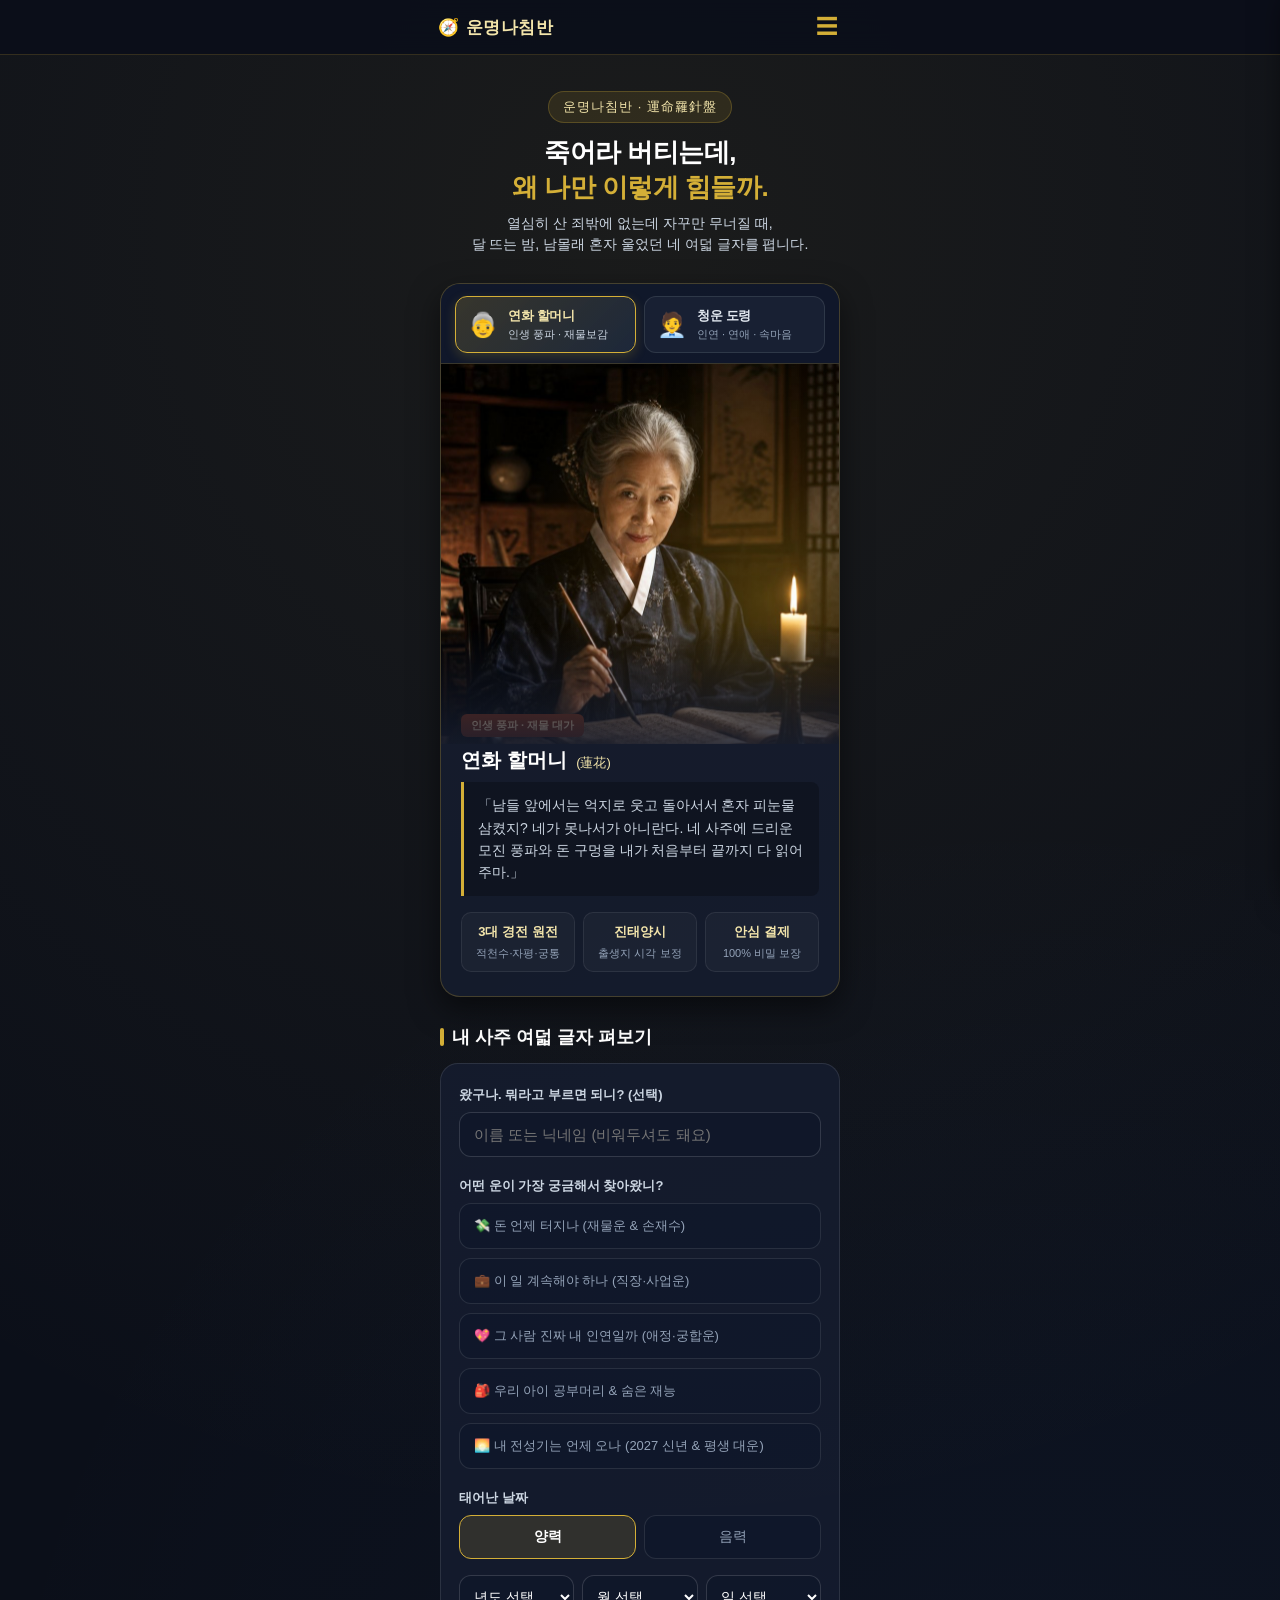
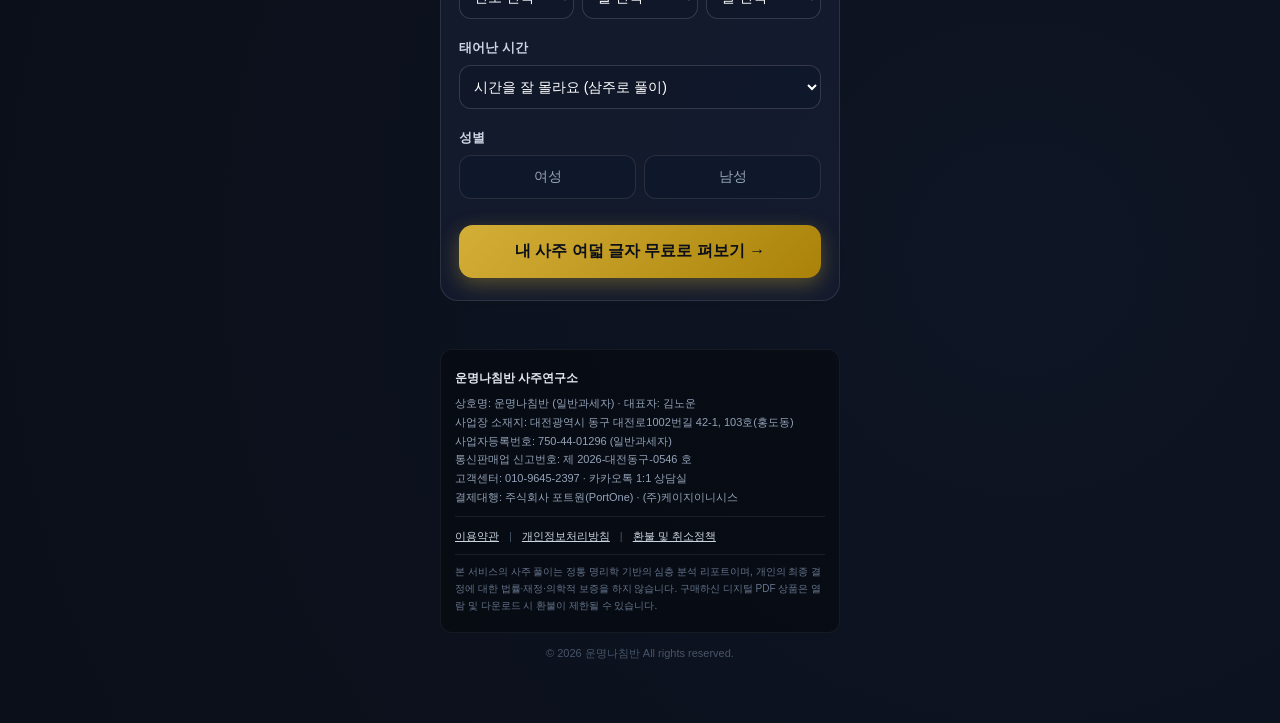
<file: index.html>
<!DOCTYPE html>
<html lang="ko">
<head>
  <meta charset="UTF-8">
  <meta name="viewport" content="width=device-width, initial-scale=1.0, maximum-scale=1.0, user-scalable=no">
  <meta name="google-site-verification" content="bCdMueePkR9yeQ81LsjXbud1NR1Hun0O1hsCwvTqCj4" />
  <meta name="naver-site-verification" content="4a7d1aaa5890b5e51a0322eed7e78140007ce02c" />
  <title>운명나침반 · 정밀 만세력 사주</title>
  <!-- Google AdSense Site Verification (자동광고 OFF) -->
  <script async src="https://pagead2.googlesyndication.com/pagead/js/adsbygoogle.js?client=ca-pub-2536567182739049" crossorigin="anonymous"></script>
  <meta property="og:type" content="website">
  <meta property="og:url" content="https://nachimbansaju.com">
  <meta property="og:title" content="운명나침반 · 정밀 만세력 사주">
  <meta property="og:description" content="200년 명리학 3대 경전(적천수·자평진전·궁통보감) 원전 대조. 열심히 산 죄밖에 없는데 자꾸만 무너질 때, 남몰래 혼자 울었던 네 여덟 글자를 폅니다. 2027 신년운세 & 대운 맞춤 사주 책">
  <meta property="og:image" content="https://nachimbansaju.com/assets/halmoni.jpg">
  <link rel="preload" as="image" href="assets/halmoni.jpg">
  <!-- PortOne(포트원) V2 브라우저 SDK · KG이니시스 결제창 -->
  <script src="https://cdn.portone.io/v2/browser-sdk.js"></script>
  <script>
  // Legal Modals Logic
  const legalData = {
    terms: {
      title: '운명나침반 서비스 이용약관',
      body: '<h4 style="color: #facc15; margin-bottom: 6px;">제1조 (목적)</h4>본 약관은 운명나침반(이하 "회사")이 제공하는 정밀 사주 분석 리포트 및 디지털 콘텐츠 서비스(이하 "서비스")의 이용조건 및 절차, 권리와 의무를 규정함을 목적으로 합니다.<br><br>' +
            '<h4 style="color: #facc15; margin-bottom: 6px;">제2조 (용어의 정의)</h4>1. "서비스"란 이용자가 입력한 생년월일시 및 성별 데이터를 기반으로 정통 명리학 원리에 따라 맞춤 제작되는 PDF 책을 의미합니다.<br>2. "이용자"란 본 사이트에 접속하여 본 약관에 따라 서비스를 이용하는 회원 및 비회원을 말합니다.<br><br>' +
            '<h4 style="color: #facc15; margin-bottom: 6px;">제3조 (서비스 공급 및 이용 기간)</h4>1. 디지털 맞춤 PDF 책은 결제 완료 후 즉시 생성되어 결과 페이지에서 바로 열람·다운로드할 수 있습니다.<br>2. <b>결과 페이지 열람 및 PDF 다운로드 이용 기간은 결제일로부터 30일 이내</b>입니다. 이용 기간이 지나면 해당 주문의 다운로드가 종료되며, 이미 다운로드한 파일은 이용자가 직접 보관할 수 있습니다.<br>3. 회사는 컴퓨터 등 정보통신설비의 보수점검, 교체 및 고장, 통신의 두절 등의 사유가 발생한 경우에는 서비스의 제공을 일시적으로 중단할 수 있습니다.<br><br>' +
            '<h4 style="color: #facc15; margin-bottom: 6px;">제4조 (지식재산권)</h4>회사가 작성한 사주 분석 알고리즘, 리포트 텍스트 및 디자인에 대한 저작권 및 지식재산권은 회사에 귀속되며, 이용자는 사전 승낙 없이 무단 복제, 전재, 배포할 수 없습니다.'
    },
    privacy: {
      title: '개인정보처리방침',
      body: '<h4 style="color: #facc15; margin-bottom: 6px;">1. 수집하는 개인정보 항목</h4>회사는 사주 분석 리포트 제작 및 배송(다운로드)을 위해 아래와 같은 개인정보를 수집합니다.<br>- 필수항목: 성함(또는 닉네임), 생년월일(양력/음력), 태어난 시간, 성별, 이메일 주소, 결제 기록<br>- 선택항목: 휴대폰 번호(PC 환경에서 카드 결제 시 결제창 입력값으로만 사용)<br><br>' +
            '<h4 style="color: #facc15; margin-bottom: 6px;">2. 개인정보의 수집 및 이용 목적</h4>- 맞춤 사주 PDF 리포트 분석 및 다운로드 제공 (열람·다운로드 이용 기간: 결제일로부터 30일 이내)<br>- 주문 확인 및 고객센터 문의(카카오톡 상담) 응대<br>- 전자상거래법에 따른 거래 기록 보존<br><br>' +
            '<h4 style="color: #facc15; margin-bottom: 6px;">3. 개인정보의 보유 및 파기</h4>- 전자상거래 등에서의 소비자보호에 관한 법률에 따라 계약 또는 청약철회 등에 관한 기록은 5년간 보관 후 지체 없이 영구 파기합니다.<br>- 무료 풀이를 위해 입력된 생년월일 정보는 결과 생성 직후 별도 데이터베이스에 영구 저장하지 않습니다.<br><br>' +
            '<h4 style="color: #facc15; margin-bottom: 6px;">4. 개인정보의 제3자 제공 및 처리위탁</h4>회사는 이용자의 개인정보를 제3자에게 무단 제공하지 않습니다. 다만 결제 처리와 결제 시스템 운영을 위해 아래 업체에 필수 결제정보를 암호화하여 제공·위탁합니다.<br>- <b>주식회사 포트원(PortOne)</b> : 결제 시스템 운영 및 결제 연동 대행 (위탁업무: 결제 요청 중계, 결제 상태 관리)<br>- <b>(주)케이지이니시스</b> : 신용카드 등 결제 처리 (위탁업무: 결제 승인, 결제정보 처리)<br>회사는 위탁 계약 시 개인정보 보호 관련 법령에 따라 개인정보가 안전하게 관리되도록 필요한 사항을 규정하고 있으며, 위탁 업무의 내용이나 수탁자가 변경되면 본 방침을 통해 공개합니다.'
    },
    refund: {
      title: '환불 및 취소 정책',
      body: '<h4 style="color: #facc15; margin-bottom: 6px;">제1조 (디지털 상품의 특성 및 환불 기준)</h4>1. 본 서비스에서 판매하는 사주 보고서는 결제 완료 후 즉시 생성되어 제공되는 [디지털 콘텐츠(PDF)]이며, 결과 열람 및 PDF 다운로드 이용 기간은 결제일로부터 30일 이내입니다.<br>2. 파일 다운로드 및 열람이 개시되지 않은 상태에서는 결제일로부터 7일 이내에 100% 전액 청약철회(환불)가 가능합니다.<br>3. 전자상거래 등에서의 소비자보호에 관한 법률 제17조 제2항 제5호에 따라, <b>다운로드가 완료되었거나 열람이 개시된 맞춤형 디지털 콘텐츠는 단순 변심에 의한 환불이 불가</b>합니다.<br><br>' +
            '<h4 style="color: #facc15; margin-bottom: 6px;">제2조 (하자 및 시스템 오류에 따른 보상)</h4>1. 결제 후 시스템 오류로 인해 파일이 다운로드되지 않거나 내용이 누락된 경우, 즉시 무상 재발급 또는 100% 전액 환불을 보장합니다.<br><br>' +
            '<h4 style="color: #facc15; margin-bottom: 6px;">제3조 (환불 신청 방법)</h4>환불 신청은 고객센터(010-9645-2397) 또는 카카오톡 1:1 상담실(오픈프로필)을 통해 주문번호 또는 주문자 이메일을 남겨주시면 영업일 기준 24시간 이내에 신속하게 처리해 드립니다.'
    }
  };

  function openLegalModal(type) {
    const data = legalData[type];
    if (!data) return;
    document.getElementById('legal-modal-title').textContent = data.title;
    document.getElementById('legal-modal-body').innerHTML = data.body;
    document.getElementById('legal-modal-overlay').classList.add('active');
  }

  function closeLegalModal(e) {
    if (e && e.target !== document.getElementById('legal-modal-overlay') && !e.target.closest('button')) return;
    document.getElementById('legal-modal-overlay').classList.remove('active');
  }

</script>
  <style>
    :root {
      --bg-color: #0b0f19;
      --card-bg: rgba(22, 29, 47, 0.85);
      --card-border: rgba(212, 175, 55, 0.25);
      --gold: #d4af37;
      --gold-light: #f3e5ab;
      --text-main: #f1f5f9;
      --text-sub: #94a3b8;
      --wood: #1e1b18;
      --wood-border: #443c34;
      --wood-text: #e6dfd5;
      --wood-sub: #9c9285;
      --wood-card: #282420;
      --wood-accent: #c4a482;
      --fire: #ef4444;
      --earth: #eab308;
      --metal: #cbd5e1;
      --water: #3b82f6;
    }

    * {
      box-sizing: border-box;
      margin: 0;
      padding: 0;
      font-family: -apple-system, BlinkMacSystemFont, "Pretendard", "Apple SD Gothic Neo", "Noto Sans KR", sans-serif;
      -webkit-tap-highlight-color: transparent;
    }

    body {
      background-color: var(--bg-color);
      color: var(--text-main);
      display: flex;
      flex-direction: column;
      align-items: center;
      min-height: 100vh;
      margin: 0;
      padding: 0;
      background-image: 
        radial-gradient(circle at 50% 10%, rgba(212, 175, 55, 0.08) 0%, transparent 60%),
        radial-gradient(circle at 80% 80%, rgba(59, 130, 246, 0.05) 0%, transparent 50%);
    }

    .container {
      width: 100%;
      max-width: 440px;
      margin: 0 auto;
      padding: 24px 20px 60px 20px;
      display: flex;
      flex-direction: column;
      gap: 28px;
      box-sizing: border-box;
    }

    /* Header */
    header {
      text-align: center;
      padding-top: 12px;
    }

    .brand-badge {
      display: inline-flex;
      align-items: center;
      gap: 6px;
      background: rgba(212, 175, 55, 0.12);
      border: 1px solid var(--card-border);
      padding: 6px 14px;
      border-radius: 20px;
      font-size: 13px;
      color: var(--gold-light);
      letter-spacing: 1px;
      margin-bottom: 12px;
    }

    h1 {
      font-size: 26px;
      font-weight: 800;
      line-height: 1.35;
      color: #ffffff;
      letter-spacing: -0.5px;
      margin-bottom: 8px;
    }

    h1 span {
      color: var(--gold);
    }

    .subtitle {
      font-size: 14px;
      color: #cbd5e1;
      line-height: 1.5;
    }

    /* Hero Card */
    .hero-card {
      background: var(--card-bg);
      border: 1px solid var(--card-border);
      border-radius: 20px;
      overflow: hidden;
      box-shadow: 0 12px 30px rgba(0, 0, 0, 0.5);
      position: relative;
    }

    /* Counselor Selector Tabs */
    .counselor-tabs {
      display: flex;
      gap: 8px;
      padding: 12px 14px 10px;
      background: rgba(15, 23, 42, 0.75);
      border-bottom: 1px solid rgba(212, 175, 55, 0.2);
      position: relative;
      z-index: 2;
    }
    .counselor-tab {
      flex: 1;
      display: flex;
      align-items: center;
      gap: 10px;
      padding: 10px 12px;
      border-radius: 12px;
      border: 1px solid rgba(255, 255, 255, 0.1);
      background: rgba(30, 41, 59, 0.6);
      color: #94a3b8;
      cursor: pointer;
      transition: all 0.25s ease;
      text-align: left;
    }
    .counselor-tab:hover {
      border-color: rgba(212, 175, 55, 0.4);
      background: rgba(30, 41, 59, 0.9);
    }
    .counselor-tab.active {
      border-color: var(--gold);
      background: linear-gradient(135deg, rgba(212, 175, 55, 0.2) 0%, rgba(30, 41, 59, 0.95) 100%);
      color: #ffffff;
      box-shadow: 0 4px 12px rgba(212, 175, 55, 0.2);
    }
    .c-emoji {
      font-size: 24px;
      line-height: 1;
      flex-shrink: 0;
    }
    .c-meta {
      display: flex;
      flex-direction: column;
      gap: 2px;
      min-width: 0;
    }
    .c-name {
      font-size: 13px;
      font-weight: 800;
      color: #e2e8f0;
      letter-spacing: -0.3px;
    }
    .counselor-tab.active .c-name {
      color: var(--gold-light);
    }
    .c-desc {
      font-size: 11px;
      color: #94a3b8;
      white-space: nowrap;
      overflow: hidden;
      text-overflow: ellipsis;
    }
    .counselor-tab.active .c-desc {
      color: #cbd5e1;
    }

    .hero-img-wrap {
      width: 100%;
      height: 380px;
      position: relative;
      overflow: hidden;
      background: #0b0f17;
    }

    .hero-img-wrap img {
      width: 100%;
      height: 100%;
      object-fit: cover;
      object-position: center 20%;
      transition: opacity 0.3s ease;
      will-change: transform;
      -webkit-transform-origin: center center;
      transform-origin: center center;
      -webkit-animation: heroBreathe 4.5s ease-in-out infinite alternate;
      animation: heroBreathe 4.5s ease-in-out infinite alternate;
    }
    @-webkit-keyframes heroBreathe {
      0% {
        -webkit-transform: scale(1) translateY(0);
        transform: scale(1) translateY(0);
      }
      50% {
        -webkit-transform: scale(1.04) translateY(-3px);
        transform: scale(1.04) translateY(-3px);
      }
      100% {
        -webkit-transform: scale(1.07) translateY(-6px);
        transform: scale(1.07) translateY(-6px);
      }
    }
    @keyframes heroBreathe {
      0% {
        transform: scale(1) translateY(0);
      }
      50% {
        transform: scale(1.04) translateY(-3px);
      }
      100% {
        transform: scale(1.07) translateY(-6px);
      }
    }

    /* Candlelight ambient flickering glow overlay */
    .candle-ambient-glow {
      position: absolute;
      top: 0;
      left: 0;
      right: 0;
      bottom: 0;
      pointer-events: none;
      background: radial-gradient(circle at 82% 62%, rgba(251, 191, 36, 0.28) 0%, rgba(245, 158, 11, 0.12) 32%, transparent 68%);
      mix-blend-mode: screen;
      -webkit-animation: candleFlicker 2.5s ease-in-out infinite alternate;
      animation: candleFlicker 2.5s ease-in-out infinite alternate;
      z-index: 1;
    }
    @-webkit-keyframes candleFlicker {
      0% { opacity: 0.55; -webkit-transform: scale(0.98); }
      30% { opacity: 0.95; -webkit-transform: scale(1.03); }
      60% { opacity: 0.7; -webkit-transform: scale(0.99); }
      85% { opacity: 1; -webkit-transform: scale(1.04); }
      100% { opacity: 0.8; -webkit-transform: scale(1.01); }
    }
    @keyframes candleFlicker {
      0% { opacity: 0.55; transform: scale(0.98); }
      30% { opacity: 0.95; transform: scale(1.03); }
      60% { opacity: 0.7; transform: scale(0.99); }
      85% { opacity: 1; transform: scale(1.04); }
      100% { opacity: 0.8; transform: scale(1.01); }
    }

    .hero-img-wrap::after {
      content: "";
      position: absolute;
      bottom: 0;
      left: 0;
      right: 0;
      height: 120px;
      background: linear-gradient(to top, var(--card-bg), transparent);
      z-index: 2;
    }

    .hero-content {
      padding: 0 20px 24px 20px;
      position: relative;
      margin-top: -30px;
    }

    .hero-tag {
      display: inline-block;
      background: #7c2d12;
      color: #fed7aa;
      font-size: 11px;
      font-weight: 700;
      padding: 4px 10px;
      border-radius: 6px;
      margin-bottom: 10px;
    }

    .hero-title {
      font-size: 20px;
      font-weight: 800;
      color: #ffffff;
      margin-bottom: 8px;
    }

    .hero-quote {
      font-size: 14px;
      color: #cbd5e1;
      line-height: 1.6;
      font-style: normal;
      background: rgba(0, 0, 0, 0.25);
      padding: 12px 14px;
      border-left: 3px solid var(--gold);
      border-radius: 0 8px 8px 0;
      margin-bottom: 16px;
    }

    /* Badges row */
    .trust-row {
      display: flex;
      justify-content: space-between;
      gap: 8px;
    }

    .trust-item {
      flex: 1;
      background: rgba(255, 255, 255, 0.03);
      border: 1px solid rgba(255, 255, 255, 0.08);
      border-radius: 10px;
      padding: 10px 8px;
      text-align: center;
    }

    .trust-item b {
      display: block;
      font-size: 13px;
      color: var(--gold-light);
      margin-bottom: 2px;
    }

    .trust-item span {
      font-size: 11px;
      color: var(--text-sub);
    }

    /* Form Section */
    .section-title {
      font-size: 18px;
      font-weight: 800;
      color: #ffffff;
      margin-bottom: 14px;
      display: flex;
      align-items: center;
      gap: 8px;
    }

    .section-title::before {
      content: "";
      width: 4px;
      height: 18px;
      background: var(--gold);
      border-radius: 2px;
    }

    .form-box {
      background: var(--card-bg);
      border: 1px solid rgba(255, 255, 255, 0.1);
      border-radius: 18px;
      padding: 22px 18px;
      display: flex;
      flex-direction: column;
      gap: 20px;
    }

    .form-group {
      display: flex;
      flex-direction: column;
      gap: 8px;
    }

    .form-label {
      font-size: 13px;
      font-weight: 700;
      color: #cbd5e1;
    }

    .input-text {
      width: 100%;
      background: rgba(15, 23, 42, 0.8);
      border: 1px solid rgba(255, 255, 255, 0.15);
      border-radius: 12px;
      padding: 13px 14px;
      font-size: 15px;
      color: #ffffff;
      outline: none;
      transition: border-color 0.2s;
    }

    .input-text:focus {
      border-color: var(--gold);
    }

    /* Concern selection chips */
    .chip-grid {
      display: grid;
      grid-template-columns: repeat(1, 1fr);
      gap: 9px;
    }

    .chip-item {
      background: rgba(15, 23, 42, 0.7);
      border: 1px solid rgba(255, 255, 255, 0.1);
      border-radius: 12px;
      padding: 13px 14px;
      text-align: left;
      font-size: 13px;
      color: var(--text-sub);
      cursor: pointer;
      transition: all 0.2s;
      user-select: none;
      display: flex;
      align-items: center;
      gap: 8px;
    }

    .chip-item.active {
      background: rgba(212, 175, 55, 0.15);
      border-color: var(--gold);
      color: #ffffff;
      font-weight: 700;
    }

    /* Date row */
    .date-row {
      display: flex;
      gap: 8px;
    }

    .date-select {
      flex: 1;
      background: rgba(15, 23, 42, 0.8);
      border: 1px solid rgba(255, 255, 255, 0.15);
      border-radius: 12px;
      padding: 12px 10px;
      font-size: 14px;
      color: #ffffff;
      outline: none;
    }

    /* Gender toggle */
    .radio-row {
      display: flex;
      gap: 8px;
    }

    .radio-btn {
      flex: 1;
      background: rgba(15, 23, 42, 0.7);
      border: 1px solid rgba(255, 255, 255, 0.1);
      border-radius: 12px;
      padding: 12px;
      text-align: center;
      font-size: 14px;
      color: var(--text-sub);
      cursor: pointer;
    }

    .radio-btn.active {
      background: rgba(212, 175, 55, 0.15);
      border-color: var(--gold);
      color: #ffffff;
      font-weight: 700;
    }

    /* 결제 금액 영역: 모바일에서 '39,900원'이 줄바꿈되지 않게 */
    #res-discount-rate,
    #res-price-original,
    #res-price-final { white-space: nowrap; }

    .upsell-card .price-summary { gap: 10px; }

    /* 두 번째 분(상대방) 입력 카드 */
    .partner-card {
      background: rgba(15, 23, 42, 0.92);
      border: 1px solid rgba(212, 175, 55, 0.35);
      border-radius: 16px;
      padding: 18px 16px 20px;
      margin-top: 14px;
      text-align: left;
    }

    .partner-card[hidden] { display: none; }

    .partner-step {
      display: flex;
      align-items: center;
      gap: 7px;
      font-size: 14px;
      font-weight: 800;
      color: #f3e5ab;
      margin-bottom: 8px;
    }

    .partner-step .step-no {
      display: inline-flex;
      align-items: center;
      justify-content: center;
      width: 20px;
      height: 20px;
      border-radius: 50%;
      background: rgba(212, 175, 55, 0.18);
      border: 1px solid rgba(212, 175, 55, 0.45);
      font-size: 11px;
      color: #f3e5ab;
    }

    .partner-self {
      font-size: 12.5px;
      line-height: 1.65;
      color: #cbd5e1;
      background: rgba(0, 0, 0, 0.35);
      border: 1px solid rgba(255, 255, 255, 0.08);
      border-radius: 10px;
      padding: 10px 12px;
    }

    .partner-divider {
      height: 1px;
      background: rgba(255, 255, 255, 0.1);
      margin: 16px 0;
    }

    .partner-lead {
      font-size: 12px;
      line-height: 1.65;
      color: #94a3b8;
      margin: 0 0 14px;
      word-break: keep-all;
    }

    .partner-card .form-group { margin-bottom: 14px; }
    .partner-card .form-group:last-child { margin-bottom: 0; }

    .partner-leap {
      display: none;
      align-items: center;
      gap: 6px;
      font-size: 12.5px;
      color: #cbd5e1;
      margin-bottom: 8px;
      cursor: pointer;
    }

    .partner-leap.show { display: flex; }
    .partner-hour-chk.show { display: flex; }

    .partner-leap input[type="checkbox"] {
      width: 15px;
      height: 15px;
      accent-color: #d4af37;
      cursor: pointer;
    }

    .date-select:disabled {
      opacity: 0.4;
    }

    /* Submit Button */
    .btn-submit {
      width: 100%;
      background: linear-gradient(135deg, #d4af37, #aa820a);
      border: none;
      border-radius: 14px;
      padding: 16px;
      font-size: 16px;
      font-weight: 800;
      color: #0b0f19;
      cursor: pointer;
      box-shadow: 0 6px 20px rgba(212, 175, 55, 0.35);
      transition: transform 0.1s, opacity 0.2s;
      margin-top: 6px;
    }

    .btn-submit:active {
      transform: scale(0.98);
      opacity: 0.9;
    }

    /* Loading overlay */
    .loading-box {
      display: none;
      background: var(--card-bg);
      border: 1px solid var(--card-border);
      border-radius: 18px;
      padding: 40px 20px;
      text-align: center;
    }

    .loading-spinner {
      width: 48px;
      height: 48px;
      border: 3px solid rgba(212, 175, 55, 0.2);
      border-top-color: var(--gold);
      border-radius: 50%;
      animation: spin 1s linear infinite;
      margin: 0 auto 18px auto;
    }

    @keyframes spin {
      to { transform: rotate(360deg); }
    }

    /* Result Section */
    .result-box {
      display: none;
      background: var(--card-bg);
      border: 1px solid var(--card-border);
      border-radius: 20px;
      padding: 24px 20px;
      animation: fadeIn 0.4s ease;
    }

    @keyframes fadeIn {
      from { opacity: 0; transform: translateY(10px); }
      to { opacity: 1; transform: translateY(0); }
    }

    .result-header {
      text-align: center;
      margin-bottom: 20px;
      padding-bottom: 16px;
      border-bottom: 1px solid rgba(255, 255, 255, 0.1);
    }

    .result-badge {
      display: inline-block;
      font-size: 11px;
      font-weight: 800;
      color: #ef4444;
      background: rgba(239, 68, 68, 0.15);
      border: 1px solid rgba(239, 68, 68, 0.3);
      padding: 4px 12px;
      border-radius: 20px;
      margin-bottom: 8px;
    }

    .result-name {
      font-size: 21px;
      font-weight: 800;
      color: #ffffff;
      line-height: 1.4;
    }

    /* Saju 8 Characters Grid */
    .saju-grid {
      display: grid;
      grid-template-columns: repeat(4, 1fr);
      gap: 6px;
      background: rgba(0, 0, 0, 0.35);
      padding: 12px;
      border-radius: 12px;
      margin-bottom: 20px;
      text-align: center;
    }

    .saju-col-head {
      font-size: 11px;
      color: var(--text-sub);
      margin-bottom: 6px;
    }

    .saju-cell {
      background: rgba(255, 255, 255, 0.05);
      border-radius: 8px;
      padding: 8px 4px;
      font-size: 18px;
      font-weight: 800;
      margin-bottom: 4px;
    }

    .elem-wood { color: #4ade80; border: 1px solid rgba(74, 222, 128, 0.3); }
    .elem-fire { color: #f87171; border: 1px solid rgba(248, 113, 113, 0.3); }
    .elem-earth { color: #facc15; border: 1px solid rgba(250, 204, 21, 0.3); }
    .elem-metal { color: #e2e8f0; border: 1px solid rgba(226, 232, 240, 0.3); }
    .elem-water { color: #60a5fa; border: 1px solid rgba(96, 165, 250, 0.3); }

    /* Grandmother Talk Box & Cliffhanger Lock */
    .grandma-talk {
      background: rgba(212, 175, 55, 0.08);
      border: 1px solid var(--card-border);
      border-radius: 14px;
      padding: 18px 16px 20px;
      margin-bottom: 24px;
      position: relative;
      overflow: hidden;
    }

    .grandma-talk-head {
      display: flex;
      align-items: center;
      gap: 8px;
      margin-bottom: 12px;
    }

    .grandma-avatar-small {
      width: 28px;
      height: 28px;
      border-radius: 50%;
      object-fit: cover;
    }

    .grandma-talk-title {
      font-size: 14px;
      font-weight: 800;
      color: var(--gold-light);
    }

    .grandma-text-preview {
      font-size: 14px;
      line-height: 1.7;
      color: #f1f5f9;
      white-space: pre-line;
    }

    .grandma-text-blurred {
      font-size: 14px;
      line-height: 1.7;
      color: #94a3b8;
      white-space: pre-line;
      filter: blur(4.5px);
      user-select: none;
      pointer-events: none;
      opacity: 0.65;
      margin-top: 10px;
      mask-image: linear-gradient(to bottom, rgba(0,0,0,1) 0%, rgba(0,0,0,0) 85%);
      -webkit-mask-image: linear-gradient(to bottom, rgba(0,0,0,1) 0%, rgba(0,0,0,0) 85%);
    }

    .grandma-lock-overlay {
      position: relative;
      margin-top: -65px;
      background: linear-gradient(180deg, rgba(15, 23, 42, 0.7) 0%, rgba(15, 23, 42, 0.98) 40%, #0f172a 100%);
      border: 1.5px solid var(--gold);
      border-radius: 14px;
      padding: 18px 14px;
      text-align: center;
      box-shadow: 0 -12px 25px rgba(0, 0, 0, 0.8), 0 0 20px rgba(212, 175, 55, 0.2);
      z-index: 5;
    }

    .lock-badge {
      display: inline-flex;
      align-items: center;
      gap: 5px;
      background: rgba(239, 68, 68, 0.2);
      border: 1px solid rgba(239, 68, 68, 0.4);
      color: #fca5a5;
      font-size: 11px;
      font-weight: 800;
      padding: 4px 10px;
      border-radius: 20px;
      margin-bottom: 8px;
    }

    .lock-title {
      font-size: 14px;
      font-weight: 800;
      color: #ffffff;
      margin-bottom: 6px;
      line-height: 1.45;
    }

    .lock-title b {
      color: var(--gold-light);
    }

    .lock-desc {
      font-size: 12px;
      color: #cbd5e1;
      line-height: 1.5;
      margin-bottom: 14px;
    }

    .btn-unlock-readmore {
      width: 100%;
      padding: 14px 12px;
      background: linear-gradient(135deg, #d4af37 0%, #f59e0b 100%);
      color: #0f172a;
      font-size: 15px;
      font-weight: 900;
      border: none;
      border-radius: 10px;
      cursor: pointer;
      display: flex;
      align-items: center;
      justify-content: center;
      gap: 8px;
      box-shadow: 0 4px 16px rgba(212, 175, 55, 0.35);
      animation: pulse-gold 2s infinite;
      transition: transform 0.15s;
    }

    .btn-unlock-readmore:active {
      transform: scale(0.98);
    }

    .lock-guarantee {
      font-size: 11px;
      color: #94a3b8;
      margin-top: 8px;
    }

    @keyframes pulse-gold {
      0% { box-shadow: 0 0 0 0 rgba(212, 175, 55, 0.6); }
      70% { box-shadow: 0 0 0 10px rgba(212, 175, 55, 0); }
      100% { box-shadow: 0 0 0 0 rgba(212, 175, 55, 0); }
    }

    .highlight-pulse {
      animation: tab-pulse 1.5s ease-in-out;
    }

    @keyframes tab-pulse {
      0% { transform: scale(1); box-shadow: 0 0 0 rgba(212,175,55,0); }
      50% { transform: scale(1.02); box-shadow: 0 0 25px rgba(212,175,55,0.6); }
      100% { transform: scale(1); box-shadow: 0 0 0 rgba(212,175,55,0); }
    }

    /* 4 Product Tabs Grid (2x2 on mobile) */
    .product-tab-grid {
      display: grid;
      grid-template-columns: repeat(2, 1fr);
      gap: 10px;
      margin-bottom: 16px;
    }

    .product-tab-item {
      background: rgba(15, 23, 42, 0.75);
      border: 1px solid rgba(255, 255, 255, 0.12);
      border-radius: 14px;
      padding: 16px 8px 12px 8px;
      text-align: center;
      cursor: pointer;
      position: relative;
      transition: all 0.2s;
      user-select: none;
    }

    .product-tab-item.active {
      background: rgba(212, 175, 55, 0.16);
      border: 1.5px solid var(--gold);
      box-shadow: 0 4px 16px rgba(212, 175, 55, 0.25);
    }

    .tab-badge {
      position: absolute;
      top: -9px;
      left: 50%;
      transform: translateX(-50%);
      background: #dc2626;
      color: #fff;
      font-size: 9px;
      font-weight: 800;
      padding: 2px 7px;
      border-radius: 4px;
      white-space: nowrap;
    }

    .tab-title {
      font-size: 13px;
      font-weight: 800;
      color: #ffffff;
      margin-top: 2px;
      margin-bottom: 4px;
      line-height: 1.25;
    }

    .tab-price {
      font-size: 16px;
      font-weight: 800;
      color: var(--gold-light);
    }

    .tab-sub {
      font-size: 10px;
      color: #94a3b8;
      margin-top: 3px;
    }

    /* Upsell Banner */
    .upsell-card {
      background: linear-gradient(180deg, rgba(30, 41, 59, 0.95) 0%, rgba(15, 23, 42, 0.98) 100%);
      border: 1.5px solid var(--gold);
      border-radius: 18px;
      padding: 22px 18px;
      text-align: center;
      margin-top: 10px;
      box-shadow: 0 10px 25px rgba(212, 175, 55, 0.2);
    }

    .upsell-badge {
      display: inline-block;
      background: #dc2626;
      color: #ffffff;
      font-size: 12px;
      font-weight: 800;
      padding: 4px 10px;
      border-radius: 6px;
      margin-bottom: 10px;
      animation: pulse 2s infinite;
    }

    @keyframes pulse {
      0%, 100% { opacity: 1; }
      50% { opacity: 0.8; }
    }

    .upsell-title {
      font-size: 20px;
      font-weight: 800;
      color: #ffffff;
      margin-bottom: 10px;
      line-height: 1.35;
    }

    .upsell-title span {
      color: var(--gold);
    }

    .upsell-desc {
      font-size: 13px;
      color: #cbd5e1;
      line-height: 1.6;
      margin-bottom: 18px;
      background: rgba(0, 0, 0, 0.25);
      padding: 10px;
      border-radius: 8px;
    }

    .toc-preview {
      background: rgba(0, 0, 0, 0.35);
      border-radius: 12px;
      padding: 14px 12px;
      margin-bottom: 20px;
      text-align: left;
    }

    .toc-item {
      font-size: 13px;
      color: #f1f5f9;
      padding: 5px 0;
      display: flex;
      align-items: center;
      gap: 8px;
      font-weight: 600;
    }

    .toc-item::before {
      content: "✔";
      color: var(--gold);
      font-size: 12px;
    }

    .btn-kakao {
      display: block;
      width: 100%;
      background: #fee500;
      color: #191919;
      text-decoration: none;
      padding: 16px;
      border-radius: 14px;
      font-size: 16px;
      font-weight: 800;
      text-align: center;
      box-shadow: 0 4px 18px rgba(254, 229, 0, 0.35);
      transition: transform 0.1s;
    }

    .btn-kakao:active {
      transform: scale(0.98);
    }

    .btn-daangn {
      display: block;
      width: 100%;
      background: #ff6f0f;
      color: #ffffff;
      text-decoration: none;
      padding: 13px;
      border-radius: 12px;
      font-size: 14px;
      font-weight: 700;
      text-align: center;
      margin-top: 10px;
    }

    /* Payment Checkout Button (PortOne · KG이니시스) */
    .btn-checkout-pg {
      display: flex;
      align-items: center;
      justify-content: center;
      gap: 8px;
      width: 100%;
      background: linear-gradient(135deg, #2563eb, #1d4ed8);
      color: #ffffff;
      text-decoration: none;
      padding: 16px 14px;
      border-radius: 14px;
      font-size: 15px;
      font-weight: 800;
      text-align: center;
      margin-top: 18px;
      border: 1px solid rgba(255,255,255,0.15);
      box-shadow: 0 4px 18px rgba(37, 99, 235, 0.4);
      cursor: pointer;
      transition: all 0.2s ease;
      animation: checkoutPulse 2.5s infinite;
    }
    .btn-checkout-pg:hover {
      background: linear-gradient(135deg, #1d4ed8, #1e40af);
      transform: translateY(-2px);
      box-shadow: 0 6px 24px rgba(37, 99, 235, 0.6);
    }
    @keyframes checkoutPulse {
      0%, 100% { box-shadow: 0 4px 18px rgba(37, 99, 235, 0.4); }
      50% { box-shadow: 0 4px 26px rgba(37, 99, 235, 0.75); }
    }

    /* Footer */
    footer {
      text-align: center;
      font-size: 11px;
      color: #64748b;
      line-height: 1.6;
      padding-top: 20px;
    }
  
    /* Top Sticky Navigation Bar */
    .top-nav-wrapper {
      width: 100%;
      position: sticky;
      top: 0;
      z-index: 100;
      background: rgba(11, 15, 25, 0.92);
      backdrop-filter: blur(12px);
      -webkit-backdrop-filter: blur(12px);
      border-bottom: 1px solid rgba(212, 175, 55, 0.2);
      display: flex;
      justify-content: center;
    }

    .top-nav {
      width: 100%;
      max-width: 440px;
      padding: 12px 18px;
      display: flex;
      align-items: center;
      justify-content: space-between;
      box-sizing: border-box;
    }
    .top-nav-logo {
      font-size: 17px;
      font-weight: 800;
      color: var(--gold-light);
      display: flex;
      align-items: center;
      gap: 6px;
      text-decoration: none;
      letter-spacing: 0.5px;
    }
    .top-nav-actions {
      display: flex;
      align-items: center;
      gap: 12px;
    }
    .btn-nav-gift {
      font-size: 12px;
      font-weight: 700;
      color: var(--gold-light);
      text-decoration: none;
      padding: 5px 12px;
      border-radius: 14px;
      border: 1px solid var(--gold);
      background: rgba(212, 175, 55, 0.15);
      cursor: pointer;
      display: inline-flex;
      align-items: center;
      gap: 4px;
      transition: background 0.2s, transform 0.1s;
    }
    .btn-nav-gift:active {
      transform: scale(0.96);
    }
    .btn-nav-menu {
      background: transparent;
      border: none;
      color: var(--gold);
      font-size: 22px;
      cursor: pointer;
      display: flex;
      align-items: center;
      justify-content: center;
      padding: 4px;
      line-height: 1;
    }

    /* Side Drawer Menu */
    .drawer-overlay {
      position: fixed;
      top: 0;
      left: 0;
      right: 0;
      bottom: 0;
      background: rgba(0, 0, 0, 0.7);
      backdrop-filter: blur(4px);
      z-index: 999;
      opacity: 0;
      pointer-events: none;
      transition: opacity 0.25s ease;
    }
    .drawer-overlay.active {
      opacity: 1;
      pointer-events: auto;
    }
    .drawer-panel {
      position: fixed;
      top: 0;
      right: -320px;
      bottom: 0;
      width: 300px;
      max-width: 85vw;
      background: #0f172a;
      border-left: 1px solid rgba(212, 175, 55, 0.25);
      z-index: 1000;
      display: flex;
      flex-direction: column;
      padding: 24px 20px;
      box-sizing: border-box;
      transition: right 0.3s cubic-bezier(0.16, 1, 0.3, 1);
      box-shadow: -10px 0 30px rgba(0,0,0,0.8);
      overflow-y: auto;
    }
    .drawer-panel.active {
      right: 0;
    }
    .drawer-header {
      display: flex;
      justify-content: space-between;
      align-items: center;
      margin-bottom: 24px;
    }
    .drawer-logo {
      font-size: 20px;
      font-weight: 800;
      color: var(--gold);
      letter-spacing: 1px;
    }
    .drawer-close {
      background: transparent;
      border: none;
      color: #94a3b8;
      font-size: 24px;
      cursor: pointer;
      padding: 4px 8px;
    }
    .drawer-reorder-box {
      background: rgba(30, 41, 59, 0.7);
      border: 1px solid rgba(212, 175, 55, 0.3);
      border-radius: 14px;
      padding: 14px;
      margin-bottom: 22px;
      cursor: pointer;
      transition: background 0.2s;
    }
    .drawer-reorder-box:hover {
      background: rgba(40, 53, 75, 0.8);
    }
    .reorder-title {
      font-size: 14px;
      font-weight: 700;
      color: #ffffff;
      display: flex;
      align-items: center;
      gap: 6px;
      margin-bottom: 4px;
    }
    .reorder-desc {
      font-size: 11px;
      color: var(--text-sub);
      line-height: 1.4;
    }
    .drawer-menu-list {
      display: flex;
      flex-direction: column;
      gap: 6px;
      margin-bottom: 28px;
    }
    .drawer-menu-item {
      display: flex;
      justify-content: space-between;
      align-items: center;
      padding: 12px 10px;
      color: #f1f5f9;
      font-size: 14px;
      font-weight: 600;
      text-decoration: none;
      border-bottom: 1px solid rgba(255,255,255,0.06);
      cursor: pointer;
      transition: color 0.2s;
    }
    .drawer-menu-item:hover {
      color: var(--gold-light);
    }
    .drawer-footer {
      margin-top: auto;
      padding-top: 18px;
      border-top: 1px solid rgba(255,255,255,0.1);
      font-size: 12px;
      color: #64748b;
      line-height: 1.6;
    }

    /* Gift Modal */
    .gift-modal-overlay {
      position: fixed;
      top: 0;
      left: 0;
      right: 0;
      bottom: 0;
      background: rgba(0, 0, 0, 0.8);
      backdrop-filter: blur(5px);
      -webkit-backdrop-filter: blur(5px);
      z-index: 1200;
      opacity: 0;
      pointer-events: none;
      transition: opacity 0.25s ease;
      display: flex;
      align-items: center;
      justify-content: center;
      padding: 16px;
    }
    .gift-modal-overlay.active {
      opacity: 1;
      pointer-events: auto;
    }
    .gift-modal-card {
      background: #111726;
      border: 1px solid var(--gold);
      border-radius: 20px;
      width: 100%;
      max-width: 420px;
      padding: 22px 18px;
      box-shadow: 0 20px 48px rgba(0,0,0,0.7);
      transform: translateY(20px);
      transition: transform 0.25s ease;
      max-height: 90vh;
      overflow-y: auto;
      text-align: left;
    }
    .gift-modal-overlay.active .gift-modal-card {
      transform: translateY(0);
    }

    /* Legal Policy Modal */
    .legal-modal-overlay {
      position: fixed;
      top: 0; left: 0; right: 0; bottom: 0;
      background: rgba(0, 0, 0, 0.85);
      backdrop-filter: blur(5px);
      -webkit-backdrop-filter: blur(5px);
      z-index: 1300;
      opacity: 0;
      pointer-events: none;
      transition: opacity 0.2s ease;
      display: flex;
      align-items: center;
      justify-content: center;
      padding: 16px;
    }
    .legal-modal-overlay.active {
      opacity: 1;
      pointer-events: auto;
    }
    .legal-modal-card {
      background: #111726;
      border: 1px solid var(--gold);
      border-radius: 16px;
      max-width: 440px;
      width: 100%;
      padding: 20px;
      box-shadow: 0 10px 30px rgba(0,0,0,0.7);
    }
    .gift-modal-head {
      display: flex;
      justify-content: space-between;
      align-items: center;
      margin-bottom: 12px;
    }
    .gift-modal-title {
      font-size: 17px;
      font-weight: 800;
      color: var(--gold);
      display: flex;
      align-items: center;
      gap: 6px;
    }
    .gift-modal-close {
      background: transparent;
      border: none;
      color: #94a3b8;
      font-size: 22px;
      cursor: pointer;
      padding: 4px;
      line-height: 1;
    }
    .gift-modal-desc {
      font-size: 13px;
      line-height: 1.5;
      color: #cbd5e1;
      margin-bottom: 16px;
    }
    .gift-option-list {
      display: flex;
      flex-direction: column;
      gap: 10px;
      margin-bottom: 18px;
    }
    .gift-option-item {
      background: rgba(255, 255, 255, 0.04);
      border: 1px solid rgba(212, 175, 55, 0.25);
      border-radius: 12px;
      padding: 12px 14px;
      display: flex;
      justify-content: space-between;
      align-items: center;
    }
    .gift-option-name {
      font-size: 13px;
      font-weight: 700;
      color: #ffffff;
    }
    .gift-option-sub {
      font-size: 11px;
      color: #94a3b8;
      margin-top: 2px;
    }
    .gift-option-price {
      font-size: 14px;
      font-weight: 800;
      color: var(--gold);
    }
    .btn-gift-kakao {
      display: flex;
      align-items: center;
      justify-content: center;
      gap: 8px;
      width: 100%;
      background: #fee500;
      color: #191919;
      font-weight: 800;
      font-size: 15px;
      padding: 14px;
      border-radius: 12px;
      text-decoration: none;
      box-shadow: 0 4px 14px rgba(254, 229, 0, 0.35);
      transition: transform 0.1s;
    }
    .btn-gift-kakao:active {
      transform: scale(0.98);
    }

    /* Email Lead Box (IMG_8934 Style) */
    .email-lead-box {
      background: rgba(15, 23, 42, 0.85);
      border: 1px solid rgba(212, 175, 55, 0.35);
      border-radius: 18px;
      padding: 22px 18px;
      margin: 24px 0;
      text-align: left;
      box-shadow: 0 8px 24px rgba(0,0,0,0.4);
    }
    .email-lead-title {
      font-size: 18px;
      font-weight: 800;
      color: #ffffff;
      margin-bottom: 6px;
      display: flex;
      align-items: center;
      gap: 6px;
    }
    .email-lead-desc {
      font-size: 13px;
      color: #cbd5e1;
      line-height: 1.5;
      margin-bottom: 16px;
    }
    .email-input-wrap {
      margin-bottom: 14px;
    }
    .email-input-wrap label {
      display: block;
      font-size: 11px;
      color: var(--gold);
      font-weight: 700;
      margin-bottom: 6px;
    }
    .email-input-wrap input {
      width: 100%;
      background: rgba(30, 41, 59, 0.9);
      border: 1px solid rgba(255, 255, 255, 0.15);
      border-radius: 10px;
      padding: 12px 14px;
      color: #ffffff;
      font-size: 14px;
      outline: none;
      box-sizing: border-box;
    }
    .email-input-wrap input:focus {
      border-color: var(--gold);
    }
    .consent-group {
      display: flex;
      flex-direction: column;
      gap: 8px;
      margin-bottom: 16px;
    }
    .consent-label {
      display: flex;
      align-items: flex-start;
      gap: 8px;
      font-size: 11px;
      color: #94a3b8;
      line-height: 1.45;
      cursor: pointer;
    }
    .consent-label input[type="checkbox"] {
      margin-top: 2px;
      accent-color: var(--gold);
    }
    .consent-badge {
      font-weight: 700;
      color: var(--gold-light);
    }
    .btn-email-lead {
      width: 100%;
      background: linear-gradient(135deg, #f59e0b, #d97706);
      color: #000000;
      font-weight: 800;
      font-size: 15px;
      padding: 14px;
      border-radius: 12px;
      border: none;
      cursor: pointer;
      box-shadow: 0 4px 15px rgba(245, 158, 11, 0.3);
      transition: transform 0.1s;
    }
    .btn-email-lead:active {
      transform: scale(0.98);
    }
    .email-lead-success {
      display: none;
      background: rgba(34, 197, 94, 0.15);
      border: 1px solid #22c55e;
      color: #86efac;
      padding: 12px 14px;
      border-radius: 10px;
      font-size: 13px;
      line-height: 1.5;
      margin-top: 12px;
      text-align: center;
    }

    /* 8 운 점수 그리드 (Gamification) */
    .scores-card {
      background: rgba(15, 23, 42, 0.7);
      border: 1px solid rgba(212, 175, 55, 0.25);
      border-radius: 16px;
      padding: 18px 16px;
      margin-bottom: 20px;
    }
    .scores-grid {
      display: grid;
      grid-template-columns: 1fr 1fr;
      gap: 10px;
      margin-bottom: 14px;
    }
    .score-item {
      background: rgba(30, 41, 59, 0.6);
      border: 1px solid rgba(255, 255, 255, 0.08);
      border-radius: 12px;
      padding: 12px;
      display: flex;
      justify-content: space-between;
      align-items: center;
    }
    .score-item-name {
      font-size: 13px;
      color: #e2e8f0;
      font-weight: 600;
    }
    .score-item-val {
      font-size: 15px;
      font-weight: 800;
      color: var(--gold-light);
    }

  </style>
</head>
<body>

  <!-- Top Navigation Bar -->
  <div class="top-nav-wrapper">
    <div class="top-nav">
      <a href="#" class="top-nav-logo">
        <span>🧭</span>
        <span>운명나침반</span>
      </a>
      <div class="top-nav-actions">
        <button class="btn-nav-menu" id="btn-drawer-open" aria-label="메뉴 열기">☰</button>
      </div>
    </div>
  </div>

  <!-- Slide-out Drawer Menu -->
  <div class="drawer-overlay" id="drawer-overlay"></div>
  <div class="drawer-panel" id="drawer-panel">
    <div class="drawer-header">
      <div class="drawer-logo">운명나침반</div>
      <button class="drawer-close" id="btn-drawer-close">✕</button>
    </div>

    <!-- 내 주문 다시 받기 -->
    <div class="drawer-reorder-box" id="btn-drawer-reorder">
      <div class="reorder-title">
        <span>🔖</span> 내 주문 · 다시 받기
      </div>
      <div class="reorder-desc">이 기기에서 결제한 주문을 바로 열어 다시 받기</div>
    </div>

    <!-- 무료 정밀 만세력 바로가기 -->
    <a href="manse.html" style="display: flex; align-items: center; justify-content: space-between; background: rgba(212, 175, 55, 0.12); border: 1px solid rgba(212, 175, 55, 0.35); border-radius: 12px; padding: 12px 14px; margin-bottom: 16px; text-decoration: none; color: #fef08a;">
      <div style="display: flex; align-items: center; gap: 8px;">
        <span style="font-size: 18px;">⚡</span>
        <div>
          <div style="font-weight: 800; font-size: 13px;">나침반 무료 정밀 만세력</div>
          <div style="font-size: 11px; color: #94a3b8;">생년월일시 3초 사주·대운 무료 조회</div>
        </div>
      </div>
      <span style="font-weight: 800; font-size: 16px; color: var(--gold);">→</span>
    </a>

    <!-- 메뉴 카테고리 -->
    <div class="drawer-menu-list">
      <div class="drawer-menu-item" onclick="handleDrawerBookClick('newyear')">
        <span style="font-weight: 700; color: #fff;">전체 맞춤 책 목록</span>
        <span style="color: var(--gold-light); font-weight: 800;">›</span>
      </div>
      <div class="drawer-menu-item" onclick="handleDrawerBookClick('newyear')" style="border-top: 1px solid rgba(255,255,255,0.06); padding-top: 14px;">
        <div>
          <div style="font-weight: 700; color: #f1f5f9;">▶ 2027 신년운세 & 대운</div>
          <div style="font-size: 11px; margin-top: 3px; display: flex; align-items: center; gap: 5px;">
            <del style="color: #64748b; text-decoration: line-through;">30,000원</del>
            <span style="background: #ef4444; color: #fff; font-size: 10px; font-weight: 800; padding: 1px 5px; border-radius: 4px;">67% 할인</span>
          </div>
        </div>
        <span style="font-size: 15px; color: var(--gold-light); font-weight: 800;">9,900원</span>
      </div>
      <div class="drawer-menu-item" onclick="handleDrawerBookClick('life')">
        <div>
          <div style="font-weight: 700; color: #f1f5f9;">▶ 1인 평생사주 (평생 대운 완전판)</div>
          <div style="font-size: 11px; margin-top: 3px; display: flex; align-items: center; gap: 5px;">
            <del style="color: #64748b; text-decoration: line-through;">90,000원</del>
            <span style="background: #ef4444; color: #fff; font-size: 10px; font-weight: 800; padding: 1px 5px; border-radius: 4px;">67% 할인</span>
          </div>
        </div>
        <span style="font-size: 15px; color: var(--gold-light); font-weight: 800;">29,900원</span>
      </div>
      <div class="drawer-menu-item" onclick="handleDrawerBookClick('child')">
        <div>
          <div style="font-weight: 700; color: #f1f5f9;">▶ 자녀 기질 & 공부머리</div>
          <div style="font-size: 11px; margin-top: 3px; display: flex; align-items: center; gap: 5px;">
            <del style="color: #64748b; text-decoration: line-through;">50,000원</del>
            <span style="background: #ef4444; color: #fff; font-size: 10px; font-weight: 800; padding: 1px 5px; border-radius: 4px;">60% 할인</span>
          </div>
        </div>
        <span style="font-size: 15px; color: var(--gold-light); font-weight: 800;">19,900원</span>
      </div>
      <div class="drawer-menu-item" onclick="handleDrawerBookClick('couple')">
        <div>
          <div style="font-weight: 700; color: #f1f5f9;">▶ 연애·궁합 & 조심할 악연</div>
          <div style="font-size: 11px; margin-top: 3px; display: flex; align-items: center; gap: 5px;">
            <del style="color: #64748b; text-decoration: line-through;">120,000원</del>
            <span style="background: #ef4444; color: #fff; font-size: 10px; font-weight: 800; padding: 1px 5px; border-radius: 4px;">67% 할인</span>
          </div>
        </div>
        <span style="font-size: 15px; color: var(--gold-light); font-weight: 800;">39,900원</span>
      </div>
    </div>

    <div class="drawer-footer">
      <div style="font-weight: 700; color: #94a3b8; margin-bottom: 6px;">운명나침반 고객센터</div>
      <a href="https://open.kakao.com/o/sfdOLuWi" target="_blank" style="color: #facc15; text-decoration: none; font-weight: 600; display: inline-flex; align-items: center; gap: 4px;">
        💬 카카오톡 1:1 상담 바로가기 →
      </a>
      <div style="margin-top: 10px; font-size: 11px; color: #475569;">정통 명리학 기반 맞춤 사주·궁합 리포트 연구소</div>
    </div>
  </div>


<div class="container">

  <!-- Header -->
  <header>
    <div class="brand-badge">운명나침반 · 運命羅針盤</div>
    <h1>죽어라 버티는데,<br><span>왜 나만 이렇게 힘들까.</span></h1>
    <p class="subtitle">열심히 산 죄밖에 없는데 자꾸만 무너질 때,<br>달 뜨는 밤, 남몰래 혼자 울었던 네 여덟 글자를 폅니다.</p>
  </header>

  <!-- Hero Character Card -->
  <div class="hero-card">
    <!-- Counselor Toggle Tabs -->
    <div class="counselor-tabs" role="tablist">
      <button type="button" class="counselor-tab active" id="tab-halmoni" data-counselor="halmoni" onclick="switchCounselor('halmoni')">
        <span class="c-emoji">👵</span>
        <div class="c-meta">
          <strong class="c-name">연화 할머니</strong>
          <span class="c-desc">인생 풍파 · 재물보감</span>
        </div>
      </button>
      <button type="button" class="counselor-tab" id="tab-cheongun" data-counselor="cheongun" onclick="switchCounselor('cheongun')">
        <span class="c-emoji">🧑‍💼</span>
        <div class="c-meta">
          <strong class="c-name">청운 도령</strong>
          <span class="c-desc">인연 · 연애 · 속마음</span>
        </div>
      </button>
    </div>

    <div class="hero-img-wrap">
      <img id="hero-counselor-img" src="assets/halmoni.jpg" alt="연화 할머니" width="96" height="96" loading="eager" fetchpriority="high">
      <div class="candle-ambient-glow"></div>
    </div>
    <div class="hero-content">
      <span class="hero-tag" id="hero-counselor-tag">인생 풍파 · 재물 대가</span>
      <h2 class="hero-title" id="hero-counselor-title">연화 할머니 <small style="font-size:13px; font-weight:400; color:var(--gold-light); margin-left:4px;">(蓮花)</small></h2>
      <p class="hero-quote" id="hero-counselor-quote">「남들 앞에서는 억지로 웃고 돌아서서 혼자 피눈물 삼켰지? 네가 못나서가 아니란다. 네 사주에 드리운 모진 풍파와 돈 구멍을 내가 처음부터 끝까지 다 읽어주마.」</p>
      
      <div class="trust-row">
        <div class="trust-item">
          <b>3대 경전 원전</b>
          <span>적천수·자평·궁통</span>
        </div>
        <div class="trust-item">
          <b>진태양시</b>
          <span>출생지 시각 보정</span>
        </div>
        <div class="trust-item">
          <b>안심 결제</b>
          <span>100% 비밀 보장</span>
        </div>
      </div>
    </div>
  </div>

  <!-- Form Section -->
  <div id="form-section">
    <div class="section-title">내 사주 여덟 글자 펴보기</div>
    
    <div class="form-box">
      <!-- Name -->
      <div class="form-group">
        <label class="form-label" for="user-name">왔구나. 뭐라고 부르면 되니? (선택)</label>
        <input type="text" id="user-name" class="input-text" placeholder="이름 또는 닉네임 (비워두셔도 돼요)">
      </div>

      <!-- Concern -->
      <div class="form-group">
        <label class="form-label">어떤 운이 가장 궁금해서 찾아왔니?</label>
        <div class="chip-grid">
          <div class="chip-item" data-concern="money">💸 돈 언제 터지나 (재물운 & 손재수)</div>
          <div class="chip-item" data-concern="career">💼 이 일 계속해야 하나 (직장·사업운)</div>
          <div class="chip-item" data-concern="love">💖 그 사람 진짜 내 인연일까 (애정·궁합운)</div>
          <div class="chip-item" data-concern="child">🎒 우리 아이 공부머리 & 숨은 재능</div>
          <div class="chip-item" data-concern="tired">🌅 내 전성기는 언제 오나 (2027 신년 & 평생 대운)</div>
        </div>
      </div>

      <!-- Date -->
      <div class="form-group">
        <label class="form-label">태어난 날짜</label>
        <div class="date-row" style="margin-bottom: 8px;">
          <button type="button" class="radio-btn active" id="btn-solar">양력</button>
          <button type="button" class="radio-btn" id="btn-lunar">음력</button>
        </div>
        <label id="leap-month-row" style="display: none; align-items: center; gap: 6px; font-size: 12.5px; color: var(--text-sub); margin-bottom: 8px; cursor: pointer;">
          <input type="checkbox" id="chk-leap-month" style="width: 15px; height: 15px; accent-color: #d4af37; cursor: pointer;">
          음력 윤달(閏月)에 태어났어요
        </label>
        <div class="date-row">
          <select id="birth-year" class="date-select"></select>
          <select id="birth-month" class="date-select"></select>
          <select id="birth-day" class="date-select"></select>
        </div>
      </div>

      <!-- Time -->
      <div class="form-group">
        <label class="form-label">태어난 시간</label>
        <select id="birth-time" class="date-select">
          <option value="unknown">시간을 잘 몰라요 (삼주로 풀이)</option>
          <option value="0">자시 (23:30 ~ 01:29)</option>
          <option value="2">축시 (01:30 ~ 03:29)</option>
          <option value="4">인시 (03:30 ~ 05:29)</option>
          <option value="6">묘시 (05:30 ~ 07:29)</option>
          <option value="8">진시 (07:30 ~ 09:29)</option>
          <option value="10">사시 (09:30 ~ 11:29)</option>
          <option value="12">오시 (11:30 ~ 13:29)</option>
          <option value="14">미시 (13:30 ~ 15:29)</option>
          <option value="16">신시 (15:30 ~ 17:29)</option>
          <option value="18">유시 (17:30 ~ 19:29)</option>
          <option value="20">술시 (19:30 ~ 21:29)</option>
          <option value="22">해시 (21:30 ~ 23:29)</option>
        </select>
      </div>

      <!-- Gender -->
      <div class="form-group">
        <label class="form-label">성별</label>
        <div class="radio-row">
          <button type="button" class="radio-btn" id="btn-female">여성</button>
          <button type="button" class="radio-btn" id="btn-male">남성</button>
        </div>
      </div>

      <!-- Submit -->
      <button type="button" class="btn-submit" id="btn-run">내 사주 여덟 글자 무료로 펴보기 →</button>
    </div>
  </div>

  <!-- Loading Box -->
  <div id="loading-box" class="loading-box">
    <div class="loading-spinner"></div>
    <div style="font-size: 16px; font-weight: 800; color: #ffffff; margin-bottom: 6px;">등잔불을 켜고 고서를 펼치는 중입니다...</div>
    <div style="font-size: 13px; color: var(--text-sub);">남모르게 겪어온 풍파와 운의 길목을 계산하고 있어요.</div>
  </div>

  <!-- Result Section -->
  <div id="result-box" class="result-box">
    <div class="result-header">
      <div class="result-badge" id="res-badge-title">연화 할머니가 가슴을 짚어 준 첫 줄</div>
      <div class="result-name" id="res-greeting">지현아, 너는 뼈 빠지게 일해서 남 좋은 일만 실컷 하고 뒤돌아 빈손이었구나.</div>
    </div>

    <!-- Saju Grid -->
    <div style="font-size: 11px; color: var(--gold); margin-bottom: 4px; text-align: center; font-weight: 700; letter-spacing: 0.5px;">📜 200년 명리학 3대 경전(적천수 · 자평진전 · 궁통보감) 정통 대조</div>
    <div style="font-size: 12px; color: var(--text-sub); margin-bottom: 8px; text-align: center;">내 사주 여덟 글자 (천간 / 지지)</div>
    <div class="saju-grid" id="saju-grid-table">
      <div>
        <div class="saju-col-head">시주 (말년)</div>
        <div class="saju-cell elem-wood" id="c-hour-gan">甲</div>
        <div class="saju-cell elem-water" id="c-hour-ji">子</div>
      </div>
      <div>
        <div class="saju-col-head">일주 (나 자신)</div>
        <div class="saju-cell elem-earth" id="c-day-gan">戊</div>
        <div class="saju-cell elem-wood" id="c-day-ji">寅</div>
      </div>
      <div>
        <div class="saju-col-head">월주 (청년/사회)</div>
        <div class="saju-cell elem-fire" id="c-month-gan">丙</div>
        <div class="saju-cell elem-fire" id="c-month-ji">午</div>
      </div>
      <div>
        <div class="saju-col-head">년주 (초년/뿌리)</div>
        <div class="saju-cell elem-metal" id="c-year-gan">庚</div>
        <div class="saju-cell elem-metal" id="c-year-ji">申</div>
      </div>
    </div>

    <!-- Essential Nature & 5 Elements Analysis Card -->
    <div style="background: rgba(15, 23, 42, 0.7); border: 1px solid rgba(212, 175, 55, 0.25); border-radius: 16px; padding: 18px 16px; margin-bottom: 20px;">
      <div style="display: flex; justify-content: space-between; align-items: center; margin-bottom: 12px; padding-bottom: 10px; border-bottom: 1px solid rgba(255,255,255,0.08);">
        <div>
          <span style="font-size: 11px; color: var(--gold); font-weight: 700; background: rgba(212,175,55,0.12); padding: 2px 8px; border-radius: 12px;">타고난 본질</span>
          <div style="font-size: 17px; font-weight: 800; color: #ffffff; margin-top: 4px;" id="res-ilju-title">무인일주(戊寅) 「숲을 품은 태산」</div>
        </div>
        <span id="res-strength-badge" style="font-size: 11px; color: #fef08a; background: #854d0e; border: 1px solid #facc15; padding: 4px 8px; border-radius: 6px; font-weight: 700;">오행 에너지 분석</span>
      </div>

      <p style="font-size: 13px; color: #cbd5e1; line-height: 1.6; margin-bottom: 16px;" id="res-ilju-desc">
        겉으로는 태산처럼 묵직하게 남들의 짐을 다 받아주지만, 속에는 거친 호랑이처럼 큰 야망과 꺾이지 않는 자존심을 품고 태어났습니다. 계산이 끝나기 전에 몸이 먼저 나가는 행동파라 남 좋은 일만 실컷 시키고 혼자 속앓이를 하기 쉽습니다.
      </p>

      <!-- 5 Elements Chart -->
      <div style="font-size: 13px; font-weight: 800; color: #ffffff; margin-bottom: 10px; display: flex; align-items: center; justify-content: space-between;">
        <span>타고난 오행(五行) 에너지 분포</span>
        <span style="font-size: 11px; color: var(--text-sub); font-weight: normal;">총 8글자 비율</span>
      </div>

      <div style="display: flex; flex-direction: column; gap: 8px; margin-bottom: 16px;">
        <!-- Wood -->
        <div>
          <div style="display: flex; justify-content: space-between; font-size: 11px; margin-bottom: 3px;">
            <span style="color: #4ade80;">🌳 목(木) · 추진력과 자존심</span>
            <span style="color: #cbd5e1; font-weight: 700;" id="cnt-wood">25% (2글자)</span>
          </div>
          <div style="width: 100%; height: 7px; background: rgba(255,255,255,0.1); border-radius: 4px; overflow: hidden;">
            <div style="width: 25%; height: 100%; background: #4ade80; border-radius: 4px;" id="bar-wood"></div>
          </div>
        </div>

        <!-- Fire -->
        <div>
          <div style="display: flex; justify-content: space-between; font-size: 11px; margin-bottom: 3px;">
            <span style="color: #f87171;">🔥 화(火) · 열정과 추진 본능</span>
            <span style="color: #cbd5e1; font-weight: 700;" id="cnt-fire">35% (3글자) - 과다</span>
          </div>
          <div style="width: 100%; height: 7px; background: rgba(255,255,255,0.1); border-radius: 4px; overflow: hidden;">
            <div style="width: 35%; height: 100%; background: #f87171; border-radius: 4px;" id="bar-fire"></div>
          </div>
        </div>

        <!-- Earth -->
        <div>
          <div style="display: flex; justify-content: space-between; font-size: 11px; margin-bottom: 3px;">
            <span style="color: #facc15;">🏔️ 토(土) · 신용과 묵직한 책임감</span>
            <span style="color: #cbd5e1; font-weight: 700;" id="cnt-earth">20% (1글자)</span>
          </div>
          <div style="width: 100%; height: 7px; background: rgba(255,255,255,0.1); border-radius: 4px; overflow: hidden;">
            <div style="width: 20%; height: 100%; background: #facc15; border-radius: 4px;" id="bar-earth"></div>
          </div>
        </div>

        <!-- Metal -->
        <div>
          <div style="display: flex; justify-content: space-between; font-size: 11px; margin-bottom: 3px;">
            <span style="color: #e2e8f0;">⚔️ 금(金) · 냉정한 결단과 실속</span>
            <span style="color: #ef4444; font-weight: 700;" id="cnt-metal">10% (1글자) - 부족</span>
          </div>
          <div style="width: 100%; height: 7px; background: rgba(255,255,255,0.1); border-radius: 4px; overflow: hidden;">
            <div style="width: 10%; height: 100%; background: #e2e8f0; border-radius: 4px;" id="bar-metal"></div>
          </div>
        </div>

        <!-- Water -->
        <div>
          <div style="display: flex; justify-content: space-between; font-size: 11px; margin-bottom: 3px;">
            <span style="color: #60a5fa;">🌊 수(水) · 유연함과 재물 창고</span>
            <span style="color: #ef4444; font-weight: 700;" id="cnt-water">10% (1글자) - 부족</span>
          </div>
          <div style="width: 100%; height: 7px; background: rgba(255,255,255,0.1); border-radius: 4px; overflow: hidden;">
            <div style="width: 10%; height: 100%; background: #60a5fa; border-radius: 4px;" id="bar-water"></div>
          </div>
        </div>
      </div>

      <div style="background: rgba(0,0,0,0.3); border-radius: 10px; padding: 10px 12px; font-size: 12px; line-height: 1.55; color: #cbd5e1;" id="res-elem-diag">
        <span style="color: var(--gold); font-weight: 700;">⚠ 오행 불균형 진단:</span> 불(火)과 나무(木)가 60%로 너무 뜨거워 가만히 쉬질 못하고 몸을 혹사시키는 반면, 내 실속을 챙기는 쇠(金)와 재물 물길인 수(水)가 메말라 있어 <b>"죽어라 벌어도 남 좋은 일만 시키고 통장이 비는 핵심 원인"</b>이 됩니다.
      </div>
    </div>

    
    <!-- 8대 운 점수 분석 (Gamification) -->
    <div class="scores-card">
      <div style="display: flex; justify-content: space-between; align-items: center; margin-bottom: 12px;">
        <div style="font-size: 15px; font-weight: 800; color: #ffffff;">
          <span style="color: var(--gold);">◆</span> 여덟 가지 운 점수 분석
        </div>
        <span style="font-size: 11px; color: var(--gold-light); background: rgba(212,175,55,0.15); padding: 2px 8px; border-radius: 8px; font-weight: 700;">정밀 수치 산출</span>
      </div>
      <p style="font-size: 12px; color: var(--text-sub); line-height: 1.5; margin-bottom: 14px;">
        사주 원국의 십신(十神)과 오행 강약으로 계산한 운 점수입니다. 높은 운은 기회로 삼고, 낮은 운은 미리 대비하세요.
      </p>
      <div class="scores-grid">
        <div class="score-item">
          <span class="score-item-name">💰 돈 모으기</span>
          <span class="score-item-val" id="score-money">64점</span>
        </div>
        <div class="score-item">
          <span class="score-item-name">💼 직장·이직</span>
          <span class="score-item-val" id="score-job">64점</span>
        </div>
        <div class="score-item">
          <span class="score-item-name">🏢 내 사업운</span>
          <span class="score-item-val" id="score-biz">56점</span>
        </div>
        <div class="score-item">
          <span class="score-item-name">💖 연애·인기</span>
          <span class="score-item-val" id="score-love">54점</span>
        </div>
        <div class="score-item">
          <span class="score-item-name">💍 결혼·궁합</span>
          <span class="score-item-val" id="score-marriage">48점</span>
        </div>
        <div class="score-item">
          <span class="score-item-name">🌿 건강·체력</span>
          <span class="score-item-val" id="score-health">42점</span>
        </div>
        <div class="score-item" style="grid-column: span 2; background: rgba(239, 68, 68, 0.12); border-color: rgba(239, 68, 68, 0.3);" id="score-2027-box">
          <span class="score-item-name" style="color: #fca5a5;" id="score-2027-title">🚨 2027년 한 해 흐름 (조심)</span>
          <span class="score-item-val" style="color: #ef4444;" id="score-2027">37점 (위기)</span>
        </div>
      </div>
      <div style="background: rgba(0,0,0,0.25); border-radius: 10px; padding: 10px 12px; font-size: 12px; color: #cbd5e1; line-height: 1.5;">
        <span style="color: #4ade80; font-weight: 700;">🏆 가장 좋은 운:</span> <span id="score-best-desc">식상과 재성이 이어져 일한 만큼 돈이 붙는 구조!</span><br>
        <span style="color: #ef4444; font-weight: 700;">⚠ 가장 조심할 운:</span> <span id="score-worst-desc">2027년 정미년 화·토 중첩으로 인한 손재수와 피로 누적 주의!</span>
      </div>
    </div>

    <!-- Email Lead Box (IMG_8934 Style) -->
    <div class="email-lead-box">
      <div class="email-lead-title">
        <span>📩</span> 이 결과, 메일로 받아 두세요
      </div>
      <div class="email-lead-desc">
        좋은 운 3개와 조심할 운 3개를 메일로 보내 드려요. 생각날 때 다시 열어 보세요.
      </div>
      
      <div class="email-input-wrap">
        <label for="lead-email-addr">받을 이메일</label>
        <input type="email" id="lead-email-addr" placeholder="example@naver.com">
      </div>

      <div class="consent-group">
        <label class="consent-label">
          <input type="checkbox" id="chk-lead-required" checked>
          <span><span class="consent-badge">(필수)</span> 결과 메일을 보내려고 이메일과 이름을 받는 데 동의해요. 생년월일은 메일을 만들 때만 쓰고 저장하지 않아요.</span>
        </label>
        <label class="consent-label">
          <input type="checkbox" id="chk-lead-optional" checked>
          <span><span class="consent-badge">(선택)</span> 새 리포트 소식도 메일로 받을게요(광고성 정보). 메일 속 링크로 언제든 그만 받을 수 있어요.</span>
        </label>
      </div>

      <button type="button" class="btn-email-lead" id="btn-send-email-lead">
        결과 메일로 받기
      </button>

      <div class="email-lead-success" id="email-lead-success">
        ✔ 사주 요약 분석이 입력하신 이메일로 발송 예약되었습니다!<br>
        <span style="font-size: 11px; opacity: 0.85;">(스팸함으로 분류될 수 있으니 도착하지 않으면 스팸함을 확인해 주세요)</span>
      </div>
    </div>

    <!-- Grandmother & Counselor Talk -->
    <div class="grandma-talk">
      <div class="grandma-talk-head">
        <img src="assets/halmoni.jpg" class="grandma-avatar-small" id="res-counselor-avatar" alt="상담사">
        <span class="grandma-talk-title" id="res-counselor-talk-title">연화 할머니의 다정한 한마디</span>
      </div>
      <div class="grandma-text-preview" id="res-grandma-preview">
        너, 남들은 네가 돈 욕심 많고 계산 빠른 줄 알지? 아니다.
        
        너는 돈이 아니라 내 가족 굶기지 않으려고, 남한테 아쉬운 소리 안 하려고 피눈물 삼키며 맨발로 달려온 아이야.
      </div>
      <div class="grandma-text-blurred" id="res-grandma-blurred">
        그런데 네 사주를 보면, 네가 피땀 흘려 번 돈을 귀신같이 갉아먹는 '구멍'과 '도둑'이 사주 안에 버젓이 들어앉아 있어. 밑 빠진 독에 네 청춘을 쏟아붓고 있었던 게야.
        
        더 무서운 게 뭔지 아니? 네 인생에서 돈을 빼앗아 간 '악연'이 지금도 네 바로 옆에서 웃고 있단다. 이 구멍을 지금 못 막으면, 2027년에도 똑같이 털리고 피눈물 흘린다. 네 인생에서 반드시 쳐내야 할 사람의 생김새와 2027년 돈 터지는 달은…
      </div>

      <!-- Lock & Read More / Direct Conversion Overlay -->
      <div class="grandma-lock-overlay">
        <div class="lock-badge">
          <span>🔒 나머지 85% 비밀 비책 잠김</span>
        </div>
        <div class="lock-title" id="lock-headline">
          할머니의 <b>'내 돈 갉아먹는 악연 & 2027년 돈 터지는 달'</b> 비책이 잠겨 있습니다
        </div>
        <div class="lock-desc" id="lock-description">
          내 피땀 흘린 돈을 빼앗아 갈 악연의 정체와 통장 구멍을 막는 월별 대운을 <b>[맞춤 PDF 책]</b>에서 확인하세요.
        </div>
        <button type="button" class="btn-unlock-readmore" id="btn-unlock-readmore">
          <span id="btn-unlock-text">👉 할머니의 비밀 비책 & 맞춤 책 선택하기 (더보기)</span>
        </button>
        <div class="lock-guarantee">※ 9,900원 신년특가부터 평생 대운 완전판까지 선택 가능</div>
      </div>
    </div>

    <!-- 4 Product Tabs Grid -->
    <div id="product-selection-section" style="scroll-margin-top: 20px;">
      <div style="font-size: 13px; font-weight: 800; color: #ffffff; margin-bottom: 12px; text-align: left; display: flex; align-items: center; gap: 6px;">
        <span style="color: var(--gold);">◆</span> 원하시는 맞춤 PDF 책을 선택해 주세요
      </div>

      <div class="product-tab-grid" id="product-tabs">
        <div class="product-tab-item active" data-tab="newyear" id="tab-newyear">
          <span class="tab-badge" style="background: #ef4444;">67% 특가</span>
          <div class="tab-title">2027 신년운세 책</div>
          <div class="tab-price" style="display: flex; align-items: baseline; justify-content: center; gap: 4px;">
            <del style="font-size: 11px; color: #94a3b8; text-decoration: line-through;">30,000</del>
            <span style="color: var(--gold-light); font-weight: 800; font-size: 15px;">₩9,900</span>
          </div>
          <div class="tab-sub">돈 터지는 달·날짜 달력</div>
        </div>
        <div class="product-tab-item" data-tab="life" id="tab-life">
          <span class="tab-badge" style="background: #ef4444;">67% 특가</span>
          <div class="tab-title">1인 평생사주 책</div>
          <div class="tab-price" style="display: flex; align-items: baseline; justify-content: center; gap: 4px;">
            <del style="font-size: 11px; color: #94a3b8; text-decoration: line-through;">90,000</del>
            <span style="color: var(--gold-light); font-weight: 800; font-size: 15px;">₩29,900</span>
          </div>
          <div class="tab-sub">100P 완전판·10년 대운</div>
        </div>
        <div class="product-tab-item" data-tab="child" id="tab-child">
          <span class="tab-badge" style="background: #ef4444;">60% 특가</span>
          <div class="tab-title">자녀 기질·사주 책</div>
          <div class="tab-price" style="display: flex; align-items: baseline; justify-content: center; gap: 4px;">
            <del style="font-size: 11px; color: #94a3b8; text-decoration: line-through;">50,000</del>
            <span style="color: var(--gold-light); font-weight: 800; font-size: 15px;">₩19,900</span>
          </div>
          <div class="tab-sub">공부머리·입시대운 날짜</div>
        </div>
        <div class="product-tab-item" data-tab="couple" id="tab-couple">
          <span class="tab-badge" style="background: #ef4444;">67% 특가</span>
          <div class="tab-title">2인 사주&궁합 책</div>
          <div class="tab-price" style="display: flex; align-items: baseline; justify-content: center; gap: 4px;">
            <del style="font-size: 11px; color: #94a3b8; text-decoration: line-through;">120,000</del>
            <span style="color: var(--gold-light); font-weight: 800; font-size: 15px;">₩39,900</span>
          </div>
          <div class="tab-sub">각자 사주+화해날짜</div>
        </div>
      </div>

      <!-- 두 번째 분(상대방) 입력 · 39,900원 '2인 사주 & 평생 궁합'에서만 열립니다 -->
      <div id="partner-form" class="partner-card" hidden>
        <div class="partner-step"><span class="step-no">①</span> 첫 번째 분 (본인)</div>
        <div class="partner-self" id="partner-self-summary">위에서 입력하신 생년월일시로 첫 번째 사주를 계산합니다.</div>

        <div class="partner-divider"></div>

        <div class="partner-step"><span class="step-no">②</span> 두 번째 분 (상대방)</div>
        <p class="partner-lead">궁합 책은 두 사람의 사주를 함께 계산합니다. 상대방의 생년월일을 입력해 주세요.</p>

        <div class="form-group">
          <label class="form-label" for="partner-name">이름 또는 애칭 (선택)</label>
          <input type="text" id="partner-name" class="input-text" placeholder="상대방 애칭 (선택)">
        </div>

        <div class="form-group">
          <label class="form-label">태어난 날짜</label>
          <div class="date-row" style="margin-bottom: 8px;">
            <button type="button" class="radio-btn active" id="partner-btn-solar">양력</button>
            <button type="button" class="radio-btn" id="partner-btn-lunar">음력</button>
          </div>
          <label id="partner-leap-row" class="partner-leap">
            <input type="checkbox" id="partner-chk-leap"> 음력 윤달(閏月)에 태어났어요
          </label>
          <div class="date-row">
            <select id="partner-birth-year" class="date-select"></select>
            <select id="partner-birth-month" class="date-select"></select>
            <select id="partner-birth-day" class="date-select"></select>
          </div>
        </div>

        <div class="form-group">
          <label class="form-label">태어난 시간</label>
          <label class="partner-leap partner-hour-chk show">
            <input type="checkbox" id="partner-chk-hour-unknown" checked> 출생시간을 몰라요 (모르면 체크)
          </label>
          <select id="partner-birth-time" class="date-select" disabled style="display: none;">
            <option value="unknown">시간을 잘 몰라요 (삼주로 풀이)</option>
            <option value="0">자시 (23:30 ~ 01:29)</option>
            <option value="2">축시 (01:30 ~ 03:29)</option>
            <option value="4">인시 (03:30 ~ 05:29)</option>
            <option value="6">묘시 (05:30 ~ 07:29)</option>
            <option value="8">진시 (07:30 ~ 09:29)</option>
            <option value="10">사시 (09:30 ~ 11:29)</option>
            <option value="12">오시 (11:30 ~ 13:29)</option>
            <option value="14">미시 (13:30 ~ 15:29)</option>
            <option value="16">신시 (15:30 ~ 17:29)</option>
            <option value="18">유시 (17:30 ~ 19:29)</option>
            <option value="20">술시 (19:30 ~ 21:29)</option>
            <option value="22">해시 (21:30 ~ 23:29)</option>
          </select>
        </div>

        <div class="form-group">
          <label class="form-label">성별</label>
          <div class="radio-row">
            <button type="button" class="radio-btn" id="partner-btn-female">여성</button>
            <button type="button" class="radio-btn" id="partner-btn-male">남성</button>
          </div>
        </div>
      </div>

    <!-- Upsell Card -->
    <div class="upsell-card">
      <span class="upsell-badge" id="res-upsell-badge">🚨 2027년에도 똑같이 피눈물 흘리시겠습니까?</span>
      <h3 class="upsell-title" id="res-upsell-title">내 인생의 악연을 쳐내고<br><span>2027 대운을 잡는 1인 정밀 지침서</span></h3>
      <p class="upsell-desc" id="res-upsell-desc">
        단돈 9,900원을 아끼려다 앞으로 수천만 원의 손재수와 피눈물 나는 사기를 당하시겠습니까?<br>
        내 돈 갉아먹는 악연의 특징, 숨통이 트이는 정확한 월별 시기를 A4 12쪽 맞춤 보고서로 모두 밝혀드립니다.
      </p>

      <div class="toc-preview" id="res-toc-preview">
        <div style="font-size: 11px; color: var(--gold); margin-bottom: 8px; font-weight: 700; text-align: center;">📜 적천수(억부) · 자평진전(격국) · 궁통보감(조후) 3대 원전 기반 분석</div>
        <div class="toc-item">제1부. 왜 나만 이렇게 억울하고 힘들었을까 (내 팔자의 진짜 원인)</div>
        <div class="toc-item">제2부. 내 돈 갉아먹는 도둑·손재수와 2027년 재물 터지는 달</div>
        <div class="toc-item">제3부. 지금 내 곁에서 나를 망치고 있는 '조심할 악연'의 특징</div>
        <div class="toc-item">제4부. 2027년 1월~12월 월별 운세 (위기 달 & 기회 달 팩트체크)</div>
        <div class="toc-item">제5부. 나를 살릴 결정적 귀인(貴人)과 평생 건강·멘탈 개운 비책</div>
      </div>

      <!-- Price & Discount Highlight Box -->
      <div style="background: rgba(15, 23, 42, 0.7); border: 1px solid rgba(212, 175, 55, 0.25); border-radius: 14px; padding: 14px 18px; margin: 16px 0; display: flex; justify-content: space-between; align-items: center;">
        <div style="text-align: left;">
          <div style="font-size: 12px; color: #94a3b8; display: flex; align-items: center; gap: 6px;">
            <span>정상가</span>
            <del id="res-price-original" style="color: #64748b; font-size: 13px; text-decoration: line-through;">30,000원</del>
          </div>
          <div style="display: flex; align-items: center; gap: 6px; margin-top: 4px;">
            <span id="res-discount-rate" style="background: #ef4444; color: #ffffff; font-size: 11px; font-weight: 800; padding: 2px 7px; border-radius: 4px; letter-spacing: 0.5px;">67% 할인</span>
            <span style="font-size: 12px; color: #facc15; font-weight: 600;">신년 얼리버드 한정</span>
          </div>
        </div>
        <div style="text-align: right;">
          <div style="font-size: 11px; color: #94a3b8; margin-bottom: 2px;">최종 결제 금액</div>
          <div id="res-price-final" style="font-size: 22px; font-weight: 900; color: #f3e5ab;">9,900원</div>
        </div>
      </div>

      <!-- 구매자 정보 (KG이니시스 결제창 필수값) -->
      <div style="text-align: left; margin: 18px 0 4px;">
        <label class="form-label" for="user-email">결제·PDF 받으실 이메일 <span style="color: #f87171;">*</span></label>
        <input type="email" id="user-email" class="input-text" placeholder="example@email.com" inputmode="email" autocomplete="email">
        <label class="form-label" for="user-phone" style="margin-top: 10px;">휴대폰 번호 <span style="color: #94a3b8; font-weight: 500;">(PC에서 결제할 때 필요해요)</span></label>
        <input type="tel" id="user-phone" class="input-text" placeholder="010-0000-0000" inputmode="tel" autocomplete="tel">
      </div>

      <!-- PortOne · KG이니시스 Checkout Button -->
      <button type="button" class="btn-checkout-pg" id="res-btn-checkout" onclick="triggerPortOneCheckout()">
        <span style="font-size: 16px;">💳</span>
        <span id="res-btn-checkout-text">2027 신년운세 즉시 결제하기 (9,900원)</span>
      </button>

      <div style="display: flex; justify-content: center; align-items: center; gap: 8px; margin-top: 12px; font-size: 11px; color: #4ade80; font-weight: 700;">
        <span>⚡ 결제 후 즉시 열람 · 30일 이내 다운로드</span>
        <span style="color: #475569;">·</span>
        <span>🔒 256비트 안전결제</span>
      </div>
      
      <p style="font-size: 11px; color: #94a3b8; margin-top: 12px;">
        * 더 이상 혼자 끙끙 앓지 마세요. 100% 비밀 보장, 입력하신 사주 그대로 맞춤 제작되어 전송됩니다.
      </p>
      <p style="font-size: 12px; color: var(--gold-light); margin-top: 10px; padding: 10px 12px; background: rgba(212, 175, 55, 0.08); border: 1px solid rgba(212, 175, 55, 0.3); border-radius: 10px; line-height: 1.6; text-align: left;">
        📄 <b>이용 기간 안내</b><br>PDF 책은 결제 완료 후 즉시 열람할 수 있으며, 결과 페이지 열람 및 PDF 다운로드 이용 기간은 <b style="color: #fff;">결제일로부터 30일 이내</b>입니다.
      </p>
    </div>

    <!-- Reviews Section -->
    <div style="margin-top: 30px; text-align: left;">
      <div style="font-size: 18px; font-weight: 800; color: #ffffff; margin-bottom: 4px; display: flex; align-items: center; gap: 6px;">
        <span style="color: var(--gold);">◆</span> 먼저 본 분들의 솔직한 한 줄
      </div>
      <p style="font-size: 12px; color: var(--text-sub); margin-bottom: 16px;">실제 사용자가 남긴 후기입니다. 운명나침반은 후기를 지어내지 않습니다.</p>

      <div style="display: flex; flex-direction: column; gap: 12px;">
        <div style="background: rgba(15, 23, 42, 0.7); border: 1px solid rgba(255,255,255,0.08); border-radius: 14px; padding: 16px;">
          <div style="display: flex; justify-content: space-between; font-size: 12px; margin-bottom: 8px;">
            <span style="color: #facc15;">★★★★★ <b style="color: #fff; margin-left: 4px;">익명</b></span>
            <span style="color: #64748b;">2026.11.04</span>
          </div>
          <p style="font-size: 13px; color: #cbd5e1; line-height: 1.6;">다른 곳처럼 자극적으로 겁주거나 굿하라는 말 없이, 내 사주 속 돈 구멍이랑 조심할 악연을 담백하게 짚어줘서 너무 속이 시원했습니다. 29,900원에 10부 구성으로 이 정도 분량이면 오프라인 15만 원짜리보다 훨씬 알차네요. 강추합니다~</p>
        </div>

        <div style="background: rgba(15, 23, 42, 0.7); border: 1px solid rgba(255,255,255,0.08); border-radius: 14px; padding: 16px;">
          <div style="display: flex; justify-content: space-between; font-size: 12px; margin-bottom: 8px;">
            <span style="color: #facc15;">★★★★★ <b style="color: #fff; margin-left: 4px;">용문동주민</b></span>
            <span style="color: #64748b;">2026.10.29</span>
          </div>
          <p style="font-size: 13px; color: #cbd5e1; line-height: 1.6;">친구 추천으로 2027 신년사주(9,900원) 받아봤는데 분량이 A4 10쪽이나 나와서 깜짝 놀랐습니다. 대충 덕담만 써놓은 게 아니라 직장이랑 돈 터지는 시기까지 나와 있어서 사업 결정하는 데 진짜 큰 도움 됐어요. 평생사주도 보려고요.</p>
        </div>

        <div style="background: rgba(15, 23, 42, 0.7); border: 1px solid rgba(255,255,255,0.08); border-radius: 14px; padding: 16px;">
          <div style="display: flex; justify-content: space-between; font-size: 12px; margin-bottom: 8px;">
            <span style="color: #facc15;">★★★★★ <b style="color: #fff; margin-left: 4px;">아이둘맘</b></span>
            <span style="color: #64748b;">2026.10.22</span>
          </div>
          <p style="font-size: 13px; color: #cbd5e1; line-height: 1.6;">아이가 사춘기라 매일 싸우고 가슴 쳤는데, 19,900원에 자녀 기질이랑 훈육 솔루션 읽고 밤에 펑펑 울었습니다. 진작 볼 걸 그랬어요.</p>
        </div>
      </div>
    </div>
  </div>
  </div>

  <!-- Footer (PG사 및 전자상거래 필수 표기사항) -->
  <footer>
    <div style="max-width: 480px; margin: 0 auto; text-align: left; padding: 18px 14px; background: rgba(0,0,0,0.35); border-radius: 12px; border: 1px solid rgba(255,255,255,0.06); font-size: 11px; color: #94a3b8; line-height: 1.7;">
      <div style="font-weight: 800; color: #e2e8f0; font-size: 12px; margin-bottom: 6px;">운명나침반 사주연구소</div>
      <div>상호명: 운명나침반 (일반과세자) · 대표자: 김노운</div>
      <div>사업장 소재지: 대전광역시 동구 대전로1002번길 42-1, 103호(홍도동)</div>
      <div>사업자등록번호: 750-44-01296 (일반과세자)</div>
      <div>통신판매업 신고번호: 제 2026-대전동구-0546 호</div>
      <div>고객센터: 010-9645-2397 · 카카오톡 1:1 상담실</div>
      <div>결제대행: 주식회사 포트원(PortOne) · (주)케이지이니시스</div>
      
      <div style="margin-top: 10px; padding-top: 10px; border-top: 1px solid rgba(255,255,255,0.08); display: flex; gap: 10px; font-size: 11px; flex-wrap: wrap;">
        <a href="javascript:void(0)" onclick="openLegalModal('terms')" style="color: #cbd5e1; text-decoration: underline;">이용약관</a>
        <span style="color: #475569;">|</span>
        <a href="javascript:void(0)" onclick="openLegalModal('privacy')" style="color: #cbd5e1; text-decoration: underline;">개인정보처리방침</a>
        <span style="color: #475569;">|</span>
        <a href="javascript:void(0)" onclick="openLegalModal('refund')" style="color: #cbd5e1; text-decoration: underline;">환불 및 취소정책</a>
      </div>

      <div style="margin-top: 8px; padding-top: 8px; border-top: 1px solid rgba(255,255,255,0.08); font-size: 10px; color: #64748b;">
        본 서비스의 사주 풀이는 정통 명리학 기반의 심층 분석 리포트이며, 개인의 최종 결정에 대한 법률·재정·의학적 보증을 하지 않습니다. 구매하신 디지털 PDF 상품은 열람 및 다운로드 시 환불이 제한될 수 있습니다.
      </div>
    </div>
    <p style="margin-top: 12px; font-size: 11px; color: #475569;">© 2026 운명나침반 All rights reserved.</p>
  </footer>

  <!-- Legal Policy Modal -->
  <div id="legal-modal-overlay" class="legal-modal-overlay" onclick="closeLegalModal(event)">
    <div class="legal-modal-card" onclick="event.stopPropagation()">
      <div style="display: flex; justify-content: space-between; align-items: center; margin-bottom: 14px; border-bottom: 1px solid rgba(255,255,255,0.1); padding-bottom: 10px;">
        <h3 id="legal-modal-title" style="color: var(--gold-light); font-size: 15px; font-weight: 700;"></h3>
        <button type="button" onclick="closeLegalModal()" style="background: none; border: none; color: #94a3b8; font-size: 20px; cursor: pointer; padding: 4px;">✕</button>
      </div>
      <div id="legal-modal-body" style="font-size: 12px; color: #cbd5e1; line-height: 1.7; max-height: 55vh; overflow-y: auto; text-align: left; padding-right: 6px;"></div>
      <button type="button" onclick="closeLegalModal()" style="margin-top: 16px; width: 100%; padding: 10px; background: rgba(255,255,255,0.1); border: 1px solid rgba(255,255,255,0.15); border-radius: 8px; color: #fff; font-weight: 700; cursor: pointer;">닫기</button>
    </div>
  </div>

</div>

<script src="js/saju-engine.js"></script>
<script>
  // Populate Year (1940 - 2026) - Default unselected for visitors
  const selYear = document.getElementById('birth-year');
  const optYearDef = document.createElement('option');
  optYearDef.value = '';
  optYearDef.textContent = '년도 선택';
  optYearDef.disabled = true;
  optYearDef.selected = true;
  selYear.appendChild(optYearDef);
  for (let y = 2026; y >= 1940; y--) {
    const opt = document.createElement('option');
    opt.value = y;
    opt.textContent = y + '년';
    selYear.appendChild(opt);
  }

  // Populate Month (1 - 12)
  const selMonth = document.getElementById('birth-month');
  const optMonthDef = document.createElement('option');
  optMonthDef.value = '';
  optMonthDef.textContent = '월 선택';
  optMonthDef.disabled = true;
  optMonthDef.selected = true;
  selMonth.appendChild(optMonthDef);
  for (let m = 1; m <= 12; m++) {
    const opt = document.createElement('option');
    opt.value = m;
    opt.textContent = m + '월';
    selMonth.appendChild(opt);
  }

  // Populate Day (1 - 31)
  const selDay = document.getElementById('birth-day');
  const optDayDef = document.createElement('option');
  optDayDef.value = '';
  optDayDef.textContent = '일 선택';
  optDayDef.disabled = true;
  optDayDef.selected = true;
  selDay.appendChild(optDayDef);
  for (let d = 1; d <= 31; d++) {
    const opt = document.createElement('option');
    opt.value = d;
    opt.textContent = d + '일';
    selDay.appendChild(opt);
  }

  // Preload counselor images
  const _imgPre1 = new Image(); _imgPre1.src = 'assets/halmoni.jpg';
  const _imgPre2 = new Image(); _imgPre2.src = 'assets/cheongun.jpg';

  let currentCounselor = 'halmoni';
  const counselorData = {
    halmoni: {
      img: 'assets/halmoni.jpg',
      alt: '연화 할머니',
      tag: '인생 풍파 · 재물 대가',
      title: '연화 할머니 <small style="font-size:13px; font-weight:400; color:var(--gold-light); margin-left:4px;">(蓮花)</small>',
      quote: '「남들 앞에서는 억지로 웃고 돌아서서 혼자 피눈물 삼켰지? 네가 못나서가 아니란다. 네 사주에 드리운 모진 풍파와 돈 구멍을 내가 처음부터 끝까지 다 읽어주마.」'
    },
    cheongun: {
      img: 'assets/cheongun.jpg',
      alt: '청운 도령',
      tag: '인연 · 연애 · 속마음',
      title: '청운 도령 <small style="font-size:13px; font-weight:400; color:var(--gold-light); margin-left:4px;">(靑雲)</small>',
      quote: '「닿을 듯 닿지 않는 그 사람 마음에 밤잠을 설치셨지요. 그 인연이 그대의 길인지, 아니면 스쳐갈 바람인지 여덟 글자 나침반으로 비춰드리겠습니다.」'
    }
  };

  function switchCounselor(type) {
    if (!counselorData[type]) return;
    currentCounselor = type;
    const data = counselorData[type];
    
    const tabHal = document.getElementById('tab-halmoni');
    const tabCh = document.getElementById('tab-cheongun');
    if (tabHal) tabHal.classList.toggle('active', type === 'halmoni');
    if (tabCh) tabCh.classList.toggle('active', type === 'cheongun');
    
    const imgEl = document.getElementById('hero-counselor-img');
    const tagEl = document.getElementById('hero-counselor-tag');
    const titleEl = document.getElementById('hero-counselor-title');
    const quoteEl = document.getElementById('hero-counselor-quote');
    
    if (imgEl) {
      imgEl.style.opacity = '0.25';
      setTimeout(() => {
        imgEl.src = data.img;
        imgEl.alt = data.alt;
        imgEl.style.opacity = '1';
      }, 140);
    }
    if (tagEl) tagEl.textContent = data.tag;
    if (titleEl) titleEl.innerHTML = data.title;
    if (quoteEl) quoteEl.textContent = data.quote;
  }

  // Concern chips toggle (Visitor must pick one)
  let selectedConcern = null;
  document.querySelectorAll('.chip-item').forEach(chip => {
    chip.addEventListener('click', () => {
      document.querySelectorAll('.chip-item').forEach(c => c.classList.remove('active'));
      chip.classList.add('active');
      selectedConcern = chip.dataset.concern;
      if (selectedConcern === 'love') {
        switchCounselor('cheongun');
      } else {
        switchCounselor('halmoni');
      }
    });
  });

  // Solar/Lunar toggle
  let selectedCalendarType = 'solar';
  let selectedLeapMonth = false;
  const leapMonthRow = document.getElementById('leap-month-row');
  const leapMonthChk = document.getElementById('chk-leap-month');
  document.getElementById('btn-solar').addEventListener('click', function() {
    this.classList.add('active');
    document.getElementById('btn-lunar').classList.remove('active');
    selectedCalendarType = 'solar';
    selectedLeapMonth = false;
    if (leapMonthRow) leapMonthRow.style.display = 'none';
    if (leapMonthChk) leapMonthChk.checked = false;
  });
  document.getElementById('btn-lunar').addEventListener('click', function() {
    this.classList.add('active');
    document.getElementById('btn-solar').classList.remove('active');
    selectedCalendarType = 'lunar';
    if (leapMonthRow) leapMonthRow.style.display = 'flex';
  });
  if (leapMonthChk) {
    leapMonthChk.addEventListener('change', function() {
      selectedLeapMonth = !!this.checked;
    });
  }

  // Gender toggle (Visitor must pick one)
  let selectedGender = null;
  document.getElementById('btn-female').addEventListener('click', function() {
    this.classList.add('active');
    document.getElementById('btn-male').classList.remove('active');
    selectedGender = 'female';
    updatePartnerSelfSummary();
  });
  document.getElementById('btn-male').addEventListener('click', function() {
    this.classList.add('active');
    document.getElementById('btn-female').classList.remove('active');
    selectedGender = 'male';
    updatePartnerSelfSummary();
  });

  // ── 두 번째 분(상대방) 입력 ──────────────────────────────────
  // 39,900원 '2인 사주 & 평생 궁합 완전판'을 골랐을 때만 열린다.
  const pYear = document.getElementById('partner-birth-year');
  const pMonth = document.getElementById('partner-birth-month');
  const pDay = document.getElementById('partner-birth-day');
  const pTime = document.getElementById('partner-birth-time');

  function fillSelect(sel, items, defLabel) {
    if (!sel) return;
    const def = document.createElement('option');
    def.value = '';
    def.textContent = defLabel;
    def.disabled = true;
    def.selected = true;
    sel.appendChild(def);
    items.forEach(function(x) {
      const opt = document.createElement('option');
      opt.value = x.value;
      opt.textContent = x.label;
      sel.appendChild(opt);
    });
  }

  (function initPartnerSelects() {
    const years = [];
    for (let y = 2026; y >= 1940; y--) years.push({ value: y, label: y + '년' });
    const months = [];
    for (let m = 1; m <= 12; m++) months.push({ value: m, label: m + '월' });
    const days = [];
    for (let d = 1; d <= 31; d++) days.push({ value: d, label: d + '일' });
    fillSelect(pYear, years, '년도 선택');
    fillSelect(pMonth, months, '월 선택');
    fillSelect(pDay, days, '일 선택');
  })();

  let partnerGender = null;
  let partnerCalendar = 'solar';
  let partnerLeap = false;

  const pLeapRow = document.getElementById('partner-leap-row');
  const pLeapChk = document.getElementById('partner-chk-leap');
  document.getElementById('partner-btn-solar').addEventListener('click', function() {
    this.classList.add('active');
    document.getElementById('partner-btn-lunar').classList.remove('active');
    partnerCalendar = 'solar';
    partnerLeap = false;
    if (pLeapRow) pLeapRow.classList.remove('show');
    if (pLeapChk) pLeapChk.checked = false;
  });
  document.getElementById('partner-btn-lunar').addEventListener('click', function() {
    this.classList.add('active');
    document.getElementById('partner-btn-solar').classList.remove('active');
    partnerCalendar = 'lunar';
    if (pLeapRow) pLeapRow.classList.add('show');
  });
  if (pLeapChk) {
    pLeapChk.addEventListener('change', function() { partnerLeap = !!this.checked; });
  }

  document.getElementById('partner-btn-female').addEventListener('click', function() {
    this.classList.add('active');
    document.getElementById('partner-btn-male').classList.remove('active');
    partnerGender = 'female';
  });
  document.getElementById('partner-btn-male').addEventListener('click', function() {
    this.classList.add('active');
    document.getElementById('partner-btn-female').classList.remove('active');
    partnerGender = 'male';
  });

  const pHourUnknown = document.getElementById('partner-chk-hour-unknown');
  if (pHourUnknown) {
    pHourUnknown.addEventListener('change', function() {
      if (pTime) {
        pTime.disabled = !!this.checked;
        pTime.style.display = this.checked ? 'none' : '';
        if (this.checked) pTime.value = 'unknown';
      }
    });
  }

  // 상품 탭에서 2인 상품을 골랐는지에 따라 상대방 입력칸을 연다.
  function updatePartnerVisibility() {
    const box = document.getElementById('partner-form');
    if (!box) return;
    const isCouple = currentProductKey === 'couple';
    box.hidden = !isCouple;
    if (isCouple) updatePartnerSelfSummary();
  }

  function hourLabelOf(v) {
    if (v === 'unknown' || v === '' || v === null || v === undefined) return '시간 미상';
    const names = ['자시','축시','인시','묘시','진시','사시','오시','미시','신시','유시','술시','해시'];
    return names[Math.floor(((Number(v) + 1) % 24) / 2)] + '경';
  }

  function updatePartnerSelfSummary() {
    const el = document.getElementById('partner-self-summary');
    if (!el) return;
    const nm = (document.getElementById('user-name').value || '').trim();
    const y = selYear.value, m = selMonth.value, d = selDay.value;
    if (!y || !m || !d) {
      el.textContent = '위 입력창의 생년월일시로 첫 번째 사주를 계산합니다.';
      return;
    }
    const hour = document.getElementById('birth-time').value;
    el.textContent = (nm || '본인') + ' · ' +
      (selectedCalendarType === 'lunar' ? '음력 ' : '양력 ') +
      y + '.' + m + '.' + d + (selectedLeapMonth ? '(윤달)' : '') + ' · ' + hourLabelOf(hour) +
      (selectedGender ? ' · ' + (selectedGender === 'female' ? '여성' : '남성') : '');
  }

  ['change', 'input'].forEach(function(ev) {
    ['user-name', 'birth-year', 'birth-month', 'birth-day', 'birth-time'].forEach(function(id) {
      const el = document.getElementById(id);
      if (el) el.addEventListener(ev, updatePartnerSelfSummary);
    });
  });

  // Saju Manse력 Engine
  const GAN = ['甲', '乙', '丙', '丁', '戊', '己', '庚', '辛', '壬', '癸'];
  const JI = ['子', '丑', '寅', '卯', '辰', '巳', '午', '未', '申', '酉', '戌', '亥'];
  const ELEM_OF_GAN = {
    '甲': 'wood', '乙': 'wood',
    '丙': 'fire', '丁': 'fire',
    '戊': 'earth', '己': 'earth',
    '庚': 'metal', '辛': 'metal',
    '壬': 'water', '癸': 'water'
  };
  const ELEM_OF_JI = {
    '寅': 'wood', '卯': 'wood',
    '巳': 'fire', '午': 'fire',
    '辰': 'earth', '戌': 'earth', '丑': 'earth', '未': 'earth',
    '申': 'metal', '酉': 'metal',
    '亥': 'water', '子': 'water'
  };

  const ILJU_NICKNAMES = {
    '壬午': {
      title: '임오일주(壬午) 「노을 지는 바다 / 호수를 품은 야생마」',
      desc: '바다(壬水) 위에 태양(午火)이 비치는 정재(正財)를 품은 사주입니다. 사주에 불(재물)과 흙(책임감)이 활활 타오르고 내 몸(壬水)을 지탱할 비겁과 인성이 약한 전형적인 [재다신약(財多身弱)] 사주입니다. 판은 거대하고 추진력과 생활력은 극강이나, 내 몸 하나로 거대한 불길을 버텨내느라 늘 온몸이 피로하고 남 좋은 일만 실컷 해주고 속병을 앓기 쉽습니다.'
    },
    '戊寅': {
      title: '무인일주(戊寅) 「숲을 품은 태산」',
      desc: '겉으로는 묵직하게 남들의 짐을 다 받아주지만, 속에는 거친 호랑이처럼 큰 야망과 꺾이지 않는 자존심을 품고 태어났습니다. 계산이 끝나기 전에 몸이 먼저 나가는 행동파라 남 좋은 일만 실컷 시키고 혼자 속앓이를 하기 쉽습니다.'
    },
    'default': {
      title: '사주 명식 본질 분석',
      desc: '타고난 기질과 오행의 흐름을 대조하여 내 사주의 장단점과 조심할 시기를 정밀하게 도출합니다.'
    }
  };

  // 4 Products Data & Table of Contents (Arcade Lab Style: PDF Book & Exact Dates)
  const PRODUCT_DATA = {
    newyear: {
      price: 9900,
      originalPrice: 30000,
      discountRate: '67%',
      name: '2027 신년운세 완전판 PDF 책',
      badge: '🚨 2027년에도 똑같이 털리고 후회하시겠습니까?',
      title: '두루뭉술한 말 대신 날짜로 찍어주는<br><span>2027 신년운세 완전판 PDF 책</span>',
      desc: '단돈 9,900원으로 2027년 1년 동안 닥칠 손재수와 피눈물 나는 악연을 피하세요.<br>내 돈 갉아먹는 도둑의 특징과 <b>돈 터지는 정확한 달력 날짜</b>를 A4 12쪽 맞춤 PDF 책으로 밝혀드립니다.',
      toc: [
        '제1부. 2027년 내 사주 운의 거대한 흐름과 핵심 팔자 원인',
        '제2부. 내 돈 갉아먹는 도둑·손재수와 2027년 돈 터지는 정확한 달',
        '제3부. 지금 내 곁에서 나를 망치고 있는 \'조심할 악연\'의 특징',
        '제4부. 2027년 1월~12월 월별 운세 달력 (위기 날짜 & 기회 날짜 팩트체크)',
        '제5부. 나를 살릴 결정적 귀인(貴人)과 2027 액땜 개운 비책'
      ],
      btn: '2027 신년운세 즉시 결제하기 (9,900원)'
    },
    life: {
      price: 29900,
      originalPrice: 90000,
      discountRate: '67%',
      name: '평생 대운 정밀 맞춤 PDF 책',
      badge: '👑 평생 한 번, 통째로 읽는 한 권',
      title: '초년 풍파 털어내고 말년 대박 잡는<br><span>평생 대운 정밀 맞춤 PDF 책 (10부 완성)</span>',
      desc: '평생을 남의 짐 지고 살아온 내 팔자의 진짜 이유와 10년마다 바뀌는 대운의 길목을 모두 풉니다.<br>타고난 재물 창고, 평생 피해야 할 3대 악연, 인생의 최고 전성기를 <b>정밀 맞춤 PDF 책</b>으로 받아보세요.',
      toc: [
        '제1부. 내 사주 팔자의 타고난 본질과 숨겨진 그릇 크기',
        '제2부. 타고난 성격의 빛과 그림자 (내가 몰랐던 진짜 나)',
        '제3부. 평생 재물 창고(식신·정재·편재)와 돈 새는 구멍 분석',
        '제4부. 평생 직업·사업 적성과 사회에서 성공하는 법',
        '제5부. 10년 단위 대운(大運)의 흐름과 인생 최고 전성기 시기',
        '제6부. 살아가며 반드시 피해야 할 3대 악연과 살(煞) 풀이',
        '제7부. 평생 애정·결혼운과 배우자 복 (가장 조심할 시기)',
        '제8부. 타고난 체질과 평생 조심해야 할 건강·질병 취약점',
        '제9부. 나를 살리고 지켜줄 결정적 귀인(貴人)의 특징',
        '제10부. 말년운과 내 인생의 큰 그림을 완성하는 개운 비책'
      ],
      btn: '1인 평생사주 즉시 결제하기 (29,900원)'
    },
    child: {
      price: 19900,
      originalPrice: 50000,
      discountRate: '60%',
      name: '자녀 기질·입시대운 맞춤 솔루션 PDF 책',
      badge: '💧 내 새끼 인생, 엄마가 모르면 망칩니다',
      title: '우리 아이 타고난 공부머리와<br><span>진로적성·입시 대운 맞춤 솔루션 PDF 책</span>',
      desc: '아이 탓하기 전에 사주를 먼저 보세요. 아이 기질을 모른 채 쏟아붓는 수백만 원 학원비는 독이 됩니다.<br>공부머리 유형, 문·이과 적성, 상처 없는 훈육법, <b>중요한 시험·입시 대운 시기</b>를 A4 맞춤 PDF 책으로 전해드립니다.',
      toc: [
        '제1부. 아이의 타고난 본질과 겉과 다른 진짜 속마음',
        '제2부. 타고난 공부머리 유형과 문·이과 학습 스타일 맞춤 처방',
        '제3부. 숨은 재능과 미래 직업·진로 적성 완벽 분석',
        '제4부. 부모 자식 갈등 없는 상처 제로 1:1 맞춤 훈육 솔루션',
        '제5부. 평생을 좌우할 입시·진학·시험 대운과 조심할 시기'
      ],
      btn: '자녀 사주 솔루션 즉시 결제하기 (19,900원)'
    },
    couple: {
      price: 39900,
      originalPrice: 120000,
      discountRate: '67%',
      name: '2인 사주 & 평생 궁합 완전판 PDF 책',
      badge: '💔 왜 사랑하는데 매일 지옥처럼 싸울까?',
      title: '각자 사주 분석부터 화해 날짜까지<br><span>2인 사주 & 평생 궁합 완전판 PDF 책</span>',
      desc: '부부, 연인, 동업자… 죽도록 안 맞고 매일 속 터지는 이유가 사주 궁합에 다 나와 있습니다.<br>각자의 타고난 사주 분석은 물론 두 사람의 오행 합충, 갈등 촉발 버튼, <b>말 꺼내기 좋은 화해 날짜</b>까지 A4 정밀 PDF 책으로 밝혀드립니다.',
      toc: [
        '제1부. 첫 번째 분의 타고난 본질과 숨겨진 속마음 분석',
        '제2부. 두 번째 분의 타고난 본질과 숨겨진 속마음 분석',
        '제3부. 두 사람의 오행 합(合)과 충(沖) 분석 (끌림의 진짜 이유)',
        '제4부. 왜 항상 같은 문제로 부딪힐까 (서로의 갈등 촉발 버튼)',
        '제5부. 상대방이 절대 먼저 털어놓지 않는 무의식적 결핍',
        '제6부. 돈 관리와 집안일, 미래를 합칠 때 터지는 위기 시기',
        '제7부. 평생 백년해로하기 위한 1:1 맞춤 화해·소통 개운 비책'
      ],
      btn: '2인 사주&궁합 즉시 결제하기 (39,900원)'
    }
  };

  let currentProductKey = 'newyear';

  function switchProductTab(tabKey) {
    currentProductKey = tabKey;
    document.querySelectorAll('.product-tab-item').forEach(item => {
      item.classList.toggle('active', item.dataset.tab === tabKey);
    });
    const p = PRODUCT_DATA[tabKey];
    if (!p) return;
    document.getElementById('res-upsell-badge').innerHTML = p.badge;
    document.getElementById('res-upsell-title').innerHTML = p.title;
    document.getElementById('res-upsell-desc').innerHTML = p.desc;
    document.getElementById('res-btn-checkout-text').textContent = p.btn;

    const origElem = document.getElementById('res-price-original');
    const discElem = document.getElementById('res-discount-rate');
    const finalElem = document.getElementById('res-price-final');
    if (origElem && p.originalPrice) origElem.textContent = p.originalPrice.toLocaleString() + '원';
    if (discElem && p.discountRate) discElem.textContent = p.discountRate + ' 할인';
    if (finalElem && p.price) finalElem.textContent = p.price.toLocaleString() + '원';

    const tocBox = document.getElementById('res-toc-preview');
    if (tocBox && p.toc) {
      tocBox.innerHTML = p.toc.map(item => `<div class="toc-item">${item}</div>`).join('');
    }

    // 39,900원 2인 궁합 상품에서만 상대방 입력칸을 연다.
    if (typeof updatePartnerVisibility === 'function') updatePartnerVisibility();
  }

  // ── PortOne V2 · KG이니시스 결제 ───────────────────────────────
  // storeId·channelKey는 포트원 관리자콘솔 > 결제연동 > 연동 정보의 값입니다.
  // 현재는 테스트 채널(MID INIpayTest)이며, 실연동 승인 후 실연동 채널 키로 교체합니다.
  const PORTONE_STORE_ID = 'store-df80848e-8602-427b-a8b5-49b64ae10e83';
  const PORTONE_CHANNEL_KEY = 'channel-key-d95b4dbe-d5dd-45cc-ad68-f32fe99fd816';
  const ORDER_STORAGE_PREFIX = 'nb_order_';

  function createPaymentId(productKey) {
    return 'nb-' + productKey + '-' + Date.now() + '-' + Math.random().toString(36).substring(2, 8);
  }

  function triggerPortOneCheckout() {
    const p = PRODUCT_DATA[currentProductKey] || PRODUCT_DATA['newyear'];

    if (typeof PortOne === 'undefined' || !window.PortOne) {
      alert('결제 모듈을 불러오는 중입니다. 잠시 후 다시 시도해 주세요.');
      return;
    }

    const emailInput = document.getElementById('user-email');
    let userEmail = emailInput ? emailInput.value.trim() : '';
    // 위쪽 '결과 메일로 받기'에 입력한 주소가 있으면 그대로 사용합니다.
    if (!userEmail) {
      const leadEmailInput = document.getElementById('lead-email-addr');
      if (leadEmailInput && leadEmailInput.value.trim().includes('@')) {
        userEmail = leadEmailInput.value.trim();
        if (emailInput) emailInput.value = userEmail;
      }
    }
    if (!userEmail || !userEmail.includes('@')) {
      alert('결제 확인서와 PDF를 받으실 이메일 주소를 입력해 주세요.');
      if (emailInput) emailInput.focus();
      return;
    }
    const phoneInput = document.getElementById('user-phone');
    const userPhone = phoneInput ? phoneInput.value.replace(/[^0-9-]/g, '') : '';
    const nameInput = document.getElementById('user-name');
    const rawName = nameInput ? nameInput.value.trim() : '';
    const userName = rawName || '운명나침반 손님';

    // 맞춤 사주 책은 입력한 생년월일시로 만들기 때문에, 결제 전에 사주 정보가 있어야 합니다.
    const bY = parseInt(selYear.value, 10) || 0;
    const bM = parseInt(selMonth.value, 10) || 0;
    const bD = parseInt(selDay.value, 10) || 0;
    if (!bY || !bM || !bD) {
      alert('맞춤 사주 책을 만들려면 태어난 날짜(년·월·일)를 먼저 입력해 주세요.');
      const formSec = document.getElementById('form-section');
      if (formSec) formSec.scrollIntoView({ behavior: 'smooth', block: 'center' });
      return;
    }
    if (!selectedGender) {
      alert('사주 풀이에 필요한 성별을 먼저 선택해 주세요.');
      const formSec2 = document.getElementById('form-section');
      if (formSec2) formSec2.scrollIntoView({ behavior: 'smooth', block: 'center' });
      return;
    }

    // 2인 궁합 상품은 상대방 사주 정보가 있어야 책을 만들 수 있습니다.
    let partnerRecord = null;
    if (currentProductKey === 'couple') {
      const pNameVal = (document.getElementById('partner-name').value || '').trim();
      const pYB = parseInt(pYear.value, 10) || 0;
      const pMB = parseInt(pMonth.value, 10) || 0;
      const pDB = parseInt(pDay.value, 10) || 0;
      const partnerBox = document.getElementById('partner-form');
      if (!pYB || !pMB || !pDB) {
        alert('2인 궁합 책은 두 번째 분(상대방)의 태어난 날짜도 필요합니다.');
        if (partnerBox) partnerBox.scrollIntoView({ behavior: 'smooth', block: 'center' });
        if (pYear) pYear.focus();
        return;
      }
      if (!partnerGender) {
        alert('두 번째 분(상대방)의 성별을 선택해 주세요.');
        if (partnerBox) partnerBox.scrollIntoView({ behavior: 'smooth', block: 'center' });
        return;
      }
      partnerRecord = {
        name: pNameVal,
        gender: partnerGender,
        birth: {
          y: pYB,
          m: pMB,
          d: pDB,
          calendar: partnerCalendar,
          leap: !!partnerLeap,
          hour: (pHourUnknown && pHourUnknown.checked) ? 'unknown' : (pTime.value || 'unknown')
        }
      };
    }

    const paymentId = createPaymentId(currentProductKey);
    const orderRecord = {
      paymentId: paymentId,
      product: currentProductKey,
      productName: p.name,
      amount: p.price,
      email: userEmail,
      phone: userPhone,
      customerName: rawName,
      gender: selectedGender,
      concern: selectedConcern,
      birth: {
        y: bY,
        m: bM,
        d: bD,
        calendar: selectedCalendarType,
        leap: !!selectedLeapMonth,
        hour: document.getElementById('birth-time').value
      },
      partner: partnerRecord,
      createdAt: new Date().toISOString()
    };

    // 결제 완료 후 order-status.html에서 주문 내용과 사주 정보를 복원하기 위해 저장합니다.
    try {
      localStorage.setItem(ORDER_STORAGE_PREFIX + paymentId, JSON.stringify(orderRecord));
      const recentRaw = localStorage.getItem('nb_orders');
      const recent = recentRaw ? JSON.parse(recentRaw) : [];
      const list = Array.isArray(recent) ? recent : [];
      list.unshift({
        paymentId: paymentId,
        product: currentProductKey,
        productName: p.name,
        customerName: rawName,
        amount: p.price,
        createdAt: orderRecord.createdAt
      });
      localStorage.setItem('nb_orders', JSON.stringify(list.slice(0, 5)));
    } catch (e) {
      console.warn('Order storage unavailable:', e);
    }

    const checkoutBtn = document.getElementById('res-btn-checkout');
    if (checkoutBtn) checkoutBtn.disabled = true;

    PortOne.requestPayment({
      storeId: PORTONE_STORE_ID,
      channelKey: PORTONE_CHANNEL_KEY,
      paymentId: paymentId,
      orderName: '운명나침반 ' + p.name,
      totalAmount: p.price,
      currency: 'CURRENCY_KRW',
      payMethod: 'CARD',
      customer: {
        fullName: userName,
        email: userEmail,
        phoneNumber: userPhone || undefined
      },
      // 서버 검증 시 상품 정보 대조용
      customData: { product: currentProductKey, amount: p.price },
      redirectUrl: window.location.origin + '/order-status.html',
      // PC·모바일 모두 리다이렉트 한 흐름으로 결제 결과를 받습니다.
      forceRedirect: true
    }).then(function (response) {
      if (checkoutBtn) checkoutBtn.disabled = false;
      if (!response) return;
      if (response.code) {
        if (response.code !== 'USER_CANCEL') {
          alert(response.message || '결제가 완료되지 않았습니다.');
        }
        return;
      }
      if (response.paymentId) {
        window.location.href = '/order-status.html?paymentId=' + encodeURIComponent(response.paymentId);
      }
    }).catch(function (error) {
      if (checkoutBtn) checkoutBtn.disabled = false;
      console.warn('PortOne Payment Error:', error);
      alert((error && error.message) || '결제창 호출 중 문제가 발생했습니다.');
    });
  }

  document.querySelectorAll('.product-tab-item').forEach(item => {
    item.addEventListener('click', () => {
      switchProductTab(item.dataset.tab);
    });
  });

  // Run calculation and show result
  document.getElementById('btn-run').addEventListener('click', () => {
    if (!selYear.value || !selMonth.value || !selDay.value) {
      alert('태어난 생년월일(년, 월, 일)을 모두 선택해 주세요.');
      return;
    }
    if (!selectedGender) {
      alert('성별(여성/남성)을 선택해 주세요.');
      return;
    }
    if (!selectedConcern) {
      alert('가장 궁금하신 운을 하나 선택해 주세요.');
      return;
    }

    const nameInput = document.getElementById('user-name').value.trim();
    const displayName = nameInput ? nameInput : '아가야';
    
    let year = parseInt(selYear.value);
    let month = parseInt(selMonth.value);
    let day = parseInt(selDay.value);
    const hourVal = document.getElementById('birth-time').value;

    // 음력으로 입력한 경우 양력으로 환산해 계산합니다 (PDF 책과 동일한 기준).
    if (selectedCalendarType === 'lunar' && window.SajuEngine) {
      const conv = window.SajuEngine.lunarToSolar(year, month, day, selectedLeapMonth);
      if (conv) { year = conv.y; month = conv.m; day = conv.d; }
    }

    document.getElementById('form-section').style.display = 'none';
    document.getElementById('loading-box').style.display = 'block';

    setTimeout(() => {
      document.getElementById('loading-box').style.display = 'none';
      document.getElementById('result-box').style.display = 'block';

      // Astronomical Ephemeris & Solar Longitude Engine (KASI / Jean Meeus Formula)
      function getJulianDay(y, m, d) {
        const a = Math.floor((14 - m) / 12);
        const yr = y + 4800 - a;
        const mo = m + 12 * a - 3;
        return d + Math.floor((153 * mo + 2) / 5) + 365 * yr + Math.floor(yr / 4) - Math.floor(yr / 100) + Math.floor(yr / 400) - 32045;
      }

      function getSolarLongitude(y, m, d, hr, mn) {
        const jdn = getJulianDay(y, m, d);
        const jd = jdn + (hr - 12) / 24.0 + (mn || 0) / 1440.0 - 9.0 / 24.0; // Korea KST (UTC+9)
        const T = (jd - 2451545.0) / 36525.0;
        const L0 = 280.46646 + 36000.76983 * T + 0.0003032 * T * T;
        const M = 357.52911 + 35999.05029 * T - 0.0001537 * T * T;
        const Mr = M * (Math.PI / 180.0);
        const C = (1.914602 - 0.004817 * T) * Math.sin(Mr) + (0.019993 - 0.000101 * T) * Math.sin(2 * Mr) + 0.000289 * Math.sin(3 * Mr);
        const trueLong = (L0 + C) % 360;
        const appLong = (trueLong - 0.00569 - 0.00478 * Math.sin((125.04 - 1934.136 * T) * (Math.PI / 180.0))) % 360;
        return (appLong + 360) % 360;
      }

      const hrInt = (hourVal !== 'unknown') ? parseInt(hourVal) : 12;
      const sl = getSolarLongitude(year, month, day, hrInt, 0);

      // 1. Year Pillar (Year changes at 315° 입춘)
      const sYear = (month <= 2 && sl < 315) ? year - 1 : year;
      const yearIdx = ((sYear - 4) % 60 + 60) % 60;
      yGan = GAN[yearIdx % 10];
      yJi = JI[yearIdx % 12];

      // 2. Month Pillar (12 Solar Terms from 寅 315°)
      const shifted = (sl - 315 + 360) % 360;
      const mOffset = Math.floor(shifted / 30);
      const monthBranches = ['寅','卯','辰','巳','午','未','申','酉','戌','亥','子','丑'];
      mJi = monthBranches[mOffset];
      const yStemIdx = yearIdx % 10;
      const startMStem = ((yStemIdx % 5) * 2 + 2) % 10;
      mGan = GAN[(startMStem + mOffset) % 10];

      // 3. Day Pillar (Julian Day Number + 49)
      const jdn = getJulianDay(year, month, day);
      const dayIdx = ((jdn + 49) % 60 + 60) % 60;
      dGan = GAN[dayIdx % 10];
      dJi = JI[dayIdx % 12];

      // 4. Hour Pillar (True Solar Time -32 min & Sidu-beop)
      if (hourVal !== 'unknown') {
        const hBranchIdx = Math.floor(((parseInt(hourVal) + 1) % 24) / 2);
        hJi = JI[hBranchIdx % 12];
        const dStemIdx = dayIdx % 10;
        const startHStem = (dStemIdx % 5) * 2;
        hGan = GAN[(startHStem + (hBranchIdx % 12)) % 10];
      } else {
        hGan = '時';
        hJi = '柱';
      }

      // Update Saju Grid Table
      document.getElementById('c-year-gan').textContent = yGan;
      document.getElementById('c-year-gan').className = 'saju-cell elem-' + (ELEM_OF_GAN[yGan] || 'earth');
      document.getElementById('c-year-ji').textContent = yJi;
      document.getElementById('c-year-ji').className = 'saju-cell elem-' + (ELEM_OF_JI[yJi] || 'earth');

      document.getElementById('c-month-gan').textContent = mGan;
      document.getElementById('c-month-gan').className = 'saju-cell elem-' + (ELEM_OF_GAN[mGan] || 'earth');
      document.getElementById('c-month-ji').textContent = mJi;
      document.getElementById('c-month-ji').className = 'saju-cell elem-' + (ELEM_OF_JI[mJi] || 'earth');

      document.getElementById('c-day-gan').textContent = dGan;
      document.getElementById('c-day-gan').className = 'saju-cell elem-' + (ELEM_OF_GAN[dGan] || 'earth');
      document.getElementById('c-day-ji').textContent = dJi;
      document.getElementById('c-day-ji').className = 'saju-cell elem-' + (ELEM_OF_JI[dJi] || 'earth');

      document.getElementById('c-hour-gan').textContent = hGan;
      document.getElementById('c-hour-gan').className = 'saju-cell elem-' + (ELEM_OF_GAN[hGan] || 'earth');
      document.getElementById('c-hour-ji').textContent = hJi;
      document.getElementById('c-hour-ji').className = 'saju-cell elem-' + (ELEM_OF_JI[hJi] || 'earth');

      // Update Ilju description
      const iljuKey = dGan + dJi;
      const iljuData = ILJU_NICKNAMES[iljuKey] || ILJU_NICKNAMES['default'];
      document.getElementById('res-ilju-title').textContent = iljuData.title;
      document.getElementById('res-ilju-desc').textContent = iljuData.desc;

      // Update Elements dynamically
      const chars = [yGan, yJi, mGan, mJi, dGan, dJi, hGan, hJi];
      const counts = { wood: 0, fire: 0, earth: 0, metal: 0, water: 0 };
      chars.forEach(c => {
        const e = ELEM_OF_GAN[c] || ELEM_OF_JI[c];
        if (e && counts[e] !== undefined) counts[e]++;
      });

      const totalChars = (hGan !== '時') ? 8 : 6;
      const pWood = Math.round((counts.wood / totalChars) * 100);
      const pFire = Math.round((counts.fire / totalChars) * 100);
      const pEarth = Math.round((counts.earth / totalChars) * 100);
      const pMetal = Math.round((counts.metal / totalChars) * 100);
      const pWater = Math.round((counts.water / totalChars) * 100);

      document.getElementById('bar-wood').style.width = pWood + '%';
      document.getElementById('cnt-wood').textContent = `${pWood}% (${counts.wood}글자)` + (counts.wood === 0 ? ' - 결핍' : (pWood >= 35 ? ' - 과다' : ''));

      document.getElementById('bar-fire').style.width = pFire + '%';
      document.getElementById('cnt-fire').textContent = `${pFire}% (${counts.fire}글자)` + (counts.fire === 0 ? ' - 결핍' : (pFire >= 35 ? ' - 과다' : ''));

      document.getElementById('bar-earth').style.width = pEarth + '%';
      document.getElementById('cnt-earth').textContent = `${pEarth}% (${counts.earth}글자)` + (counts.earth === 0 ? ' - 결핍' : (pEarth >= 35 ? ' - 과다' : ''));

      document.getElementById('bar-metal').style.width = pMetal + '%';
      document.getElementById('cnt-metal').textContent = `${pMetal}% (${counts.metal}글자)` + (counts.metal === 0 ? ' - 결핍' : (pMetal <= 15 ? ' - 부족' : ''));

      document.getElementById('bar-water').style.width = pWater + '%';
      document.getElementById('cnt-water').textContent = `${pWater}% (${counts.water}글자)` + (counts.water === 0 ? ' - 결핍' : (pWater <= 15 ? ' - 약함' : ''));

      // Professional Myeongri Strength Calculation (득령 · 득지 · 득세 가중치 모델)
      const myElem = ELEM_OF_GAN[dGan] || 'water';
      const MOTHER_OF = { wood: 'water', fire: 'wood', earth: 'fire', metal: 'earth', water: 'metal' };
      const DRAIN_OF = { wood: 'fire', fire: 'earth', earth: 'metal', metal: 'water', water: 'wood' };
      const WEALTH_OF = { wood: 'earth', fire: 'metal', earth: 'water', metal: 'wood', water: 'fire' };
      const OFFICER_OF = { wood: 'metal', fire: 'water', earth: 'wood', metal: 'fire', water: 'earth' };
      const motherElem = MOTHER_OF[myElem] || 'metal';
      const drainElem = DRAIN_OF[myElem] || 'wood';
      const wealthElem = WEALTH_OF[myElem] || 'fire';
      const officerElem = OFFICER_OF[myElem] || 'earth';

      // Position weights (전체 100점 환산)
      const isHourKnown = (hGan !== '時' && hJi !== '柱');
      const weights = {
        mJi: 35, // 월지 (득령 - 사주 강약의 35%)
        dJi: 15, // 일지 (득지 - 15%)
        hJi: isHourKnown ? 15 : 0, // 시지 (15%)
        yJi: 10, // 년지 (10%)
        mGan: 10, // 월간 (10%)
        hGan: isHourKnown ? 10 : 0, // 시간 (10%)
        yGan: 10  // 년간 (10%)
      };
      const totalWeight = weights.mJi + weights.dJi + weights.hJi + weights.yJi + weights.mGan + weights.hGan + weights.yGan;

      let supportScore = 0;
      const positions = [
        { char: mJi, elem: ELEM_OF_JI[mJi], w: weights.mJi },
        { char: dJi, elem: ELEM_OF_JI[dJi], w: weights.dJi },
        { char: hJi, elem: ELEM_OF_JI[hJi], w: weights.hJi },
        { char: yJi, elem: ELEM_OF_JI[yJi], w: weights.yJi },
        { char: mGan, elem: ELEM_OF_GAN[mGan], w: weights.mGan },
        { char: hGan, elem: ELEM_OF_GAN[hGan], w: weights.hGan },
        { char: yGan, elem: ELEM_OF_GAN[yGan], w: weights.yGan }
      ];

      positions.forEach(pos => {
        if (!pos.w || !pos.elem) return;
        if (pos.elem === myElem) {
          // 비겁: 같은 기운
          supportScore += pos.w;
        } else if (pos.elem === motherElem) {
          // 인성: 나를 생하는 기운
          // 조토불생금(燥土不生金): 庚/辛금이 戌, 未 조토를 만났을 때는 생조력이 극히 약함(40%)
          if (myElem === 'metal' && (pos.char === '戌' || pos.char === '未')) {
            supportScore += pos.w * 0.4;
          } else {
            supportScore += pos.w * 0.85;
          }
        }
      });

      const supportPct = Math.round((supportScore / totalWeight) * 100);
      const mJiElem = ELEM_OF_JI[mJi];
      const dJiElem = ELEM_OF_JI[dJi];
      // Five Elements Energy Badge (Objective, Dispute-free, High-converting)
      const elem_kr = { wood: '목(木)', fire: '화(火)', earth: '토(土)', metal: '금(金)', water: '수(水)' };
      const elem_icon = { wood: '🌲', fire: '🔥', earth: '🏔️', metal: '⚔️', water: '🌊' };
      
      const overElems = ['wood', 'fire', 'earth', 'metal', 'water'].filter(el => counts[el] >= 3);
      const zeroElems = ['wood', 'fire', 'earth', 'metal', 'water'].filter(el => counts[el] === 0);

      const strengthBadge = document.getElementById('res-strength-badge');
      let badgeText = '';

      if (zeroElems.length > 0 && overElems.length > 0) {
        badgeText = `${elem_icon[zeroElems[0]]} ${elem_kr[zeroElems[0]]} 결핍 · ${elem_kr[overElems[0]]} 과다`;
        strengthBadge.style.color = '#fef08a';
        strengthBadge.style.background = '#854d0e';
        strengthBadge.style.border = '1px solid #facc15';
      } else if (zeroElems.length > 0) {
        badgeText = `${elem_icon[zeroElems[0]]} ${elem_kr[zeroElems[0]]} 결핍형 사주`;
        strengthBadge.style.color = '#7dd3fc';
        strengthBadge.style.background = '#0c4a6e';
        strengthBadge.style.border = '1px solid #38bdf8';
      } else if (overElems.length > 0) {
        badgeText = `${elem_icon[overElems[0]]} ${elem_kr[overElems[0]]} 기운 발달형`;
        strengthBadge.style.color = '#fed7aa';
        strengthBadge.style.background = '#7c2d12';
        strengthBadge.style.border = '1px solid #fb923c';
      } else {
        badgeText = '⚖️ 오행 균형·조화형';
        strengthBadge.style.color = '#e2e8f0';
        strengthBadge.style.background = '#334155';
        strengthBadge.style.border = '1px solid #64748b';
      }
      strengthBadge.textContent = badgeText;

      // Imbalance Diagnosis Text
      // 재다신약(財多身弱) 임상 문구 — 특정 생년월일이 아니라 사주 구조(일간 壬水 · 화 4개 이상 · 목 결핍)로 판별합니다.
      const noonCount = [yJi, mJi, dJi, hJi].filter(j => j === '午').length;
      if (dGan === '壬' && counts.fire >= 4 && counts.wood === 0 && noonCount >= 2) {
        if (counts.fire >= 4) {
          document.getElementById('res-elem-diag').innerHTML = `<span style="color: var(--gold); font-weight: 700;">⚠ 오행 불균형 진단:</span> 사주에 <b>불(재물/편재)이 4개(50%)로 천간·지지에 거대한 불기둥</b>이 치솟아 있는 전형적인 <b>재다신약(財多身弱)</b> 사주입니다. 말 ${noonCount}마리가 달리는 극강의 추진력과 생활력을 타고났으나, 이 맹렬한 불바다를 일간 바다(壬水) 하나로 버텨내느라 늘 온몸이 부서질 듯 피로하고 속에 천불이 끓어오릅니다. 특히 숨통을 틔워줄 나무(식상 0%)가 전무하여 감정의 출구가 꽉 막힌 상태입니다.`;
        } else {
          document.getElementById('res-elem-diag').innerHTML = `<span style="color: var(--gold); font-weight: 700;">⚠ 오행 불균형 진단:</span> 불(재물 ${pFire}%)과 흙(책임감·일 ${pEarth}%)이 <b>사주를 무겁게 짓누르고 있어</b>, 남들은 모르는 막중한 책임감과 돈에 대한 압박을 혼자 떠안고 있는 신약 사주입니다. 반면에 숨통을 틔워주는 나무(식상 0%)가 메말라 있어 속마음을 시원하게 털어놓지 못하고 속에 천불과 화병이 차오릅니다.`;
        }
      } else {
        let maxElem = 'fire', maxVal = -1;
        let zeroElems = [];
        ['wood', 'fire', 'earth', 'metal', 'water'].forEach(el => {
          if (counts[el] > maxVal) { maxVal = counts[el]; maxElem = el; }
          if (counts[el] === 0) zeroElems.push(el);
        });
        const elemNames = { wood: '나무(목)', fire: '불(화)', earth: '흙(토)', metal: '쇠(금)', water: '물(수)' };
        let diagText = `<span style="color: var(--gold); font-weight: 700;">⚠ 오행 불균형 진단:</span> 사주에 <b>${elemNames[maxElem]} 기운이 과다하여(${Math.round(maxVal/totalChars*100)}%)</b> 삶의 균형이 한쪽으로 크게 쏠려 있습니다. `;
        if (zeroElems.length > 0) {
          diagText += `반면에 <b>${zeroElems.map(e => elemNames[e]).join(', ')} 기운이 결핍</b>되어 있어, 노력한 만큼 결실이 새어나가거나 감정의 숨통이 막히기 쉽습니다.`;
        } else {
          diagText += `기운이 강하게 충돌하는 시기마다 재물 손실과 인간관계 피로가 급격히 찾아오기 쉬운 구조입니다.`;
        }
        document.getElementById('res-elem-diag').innerHTML = diagText;
      }

      // Dynamic text based on concern
      const greetingElem = document.getElementById('res-greeting');
      const prevElem = document.getElementById('res-grandma-preview');
      const blurElem = document.getElementById('res-grandma-blurred');
      const lockHeadline = document.getElementById('lock-headline');
      const lockDesc = document.getElementById('lock-description');
      const btnUnlockText = document.getElementById('btn-unlock-text');

      // 1. Dynamic Grandma First Line
      let greetingText = '';
      if (selectedConcern === 'money') {
        greetingText = `${displayName}, 너는 뼈 빠지게 일해서 남 좋은 일만 실컷 하고 뒤돌아 빈손이었구나.`;
      } else if (selectedConcern === 'career') {
        greetingText = `${displayName}, 속에서 천불이 나도 내 가족 생각하며 입술 깨물고 버텼구나.`;
      } else if (selectedConcern === 'child') {
        greetingText = `${displayName}, 내 새끼 잘되라고 가슴 쥐어뜯으며 밤마다 기도했구나.`;
      } else if (selectedConcern === 'love') {
        greetingText = `${displayName}, 다 퍼주고 결국 상처뿐인 자리에 혼자 얼마나 속앓이를 했니.`;
      } else {
        greetingText = `${displayName}, 말 못 할 가슴앓이 혼자 삭이느라 얼마나 고단했니.`;
      }
      greetingElem.textContent = greetingText;

      // 2. Dynamic Ilgan (10 Cheongan) Nature Mapping
      const ilganIntroMap = {
        '甲': `너는 곧은 아름드리나무(甲木)처럼 남 밑에서 굽히질 못하고 혼자 앞장서서 버텨온 아이야. 겉으로는 대장부처럼 당차 보여도, 속으로는 아무한테도 기대지 못해 짊어진 짐이 너무 무거웠지.`,
        '乙': `너는 밟혀도 기어이 피어나는 들꽃(乙木)처럼 모진 풍파를 질긴 생명력으로 버텨온 아이야. 겉으로는 부드럽게 웃어넘기지만, 속은 남모르게 멍투성이가 되도록 참아왔구나.`,
        '丙': `너는 세상을 밝히는 태양(丙火)처럼 늘 환하게 웃으며 남들 기운을 북돋아 주지만, 정작 네 속은 까맣게 타들어가 홀로 화병을 삼키는 아이야. 누구 하나 네 그늘을 보아주지 않았지.`,
        '丁': `너는 어둠을 밝히는 은은한 등불(丁火)처럼 주변 사람들 상처 살피느라, 정작 네 심지가 다 타들어가 꺼져가는 줄도 모르고 속을 태워왔구나.`,
        '戊': `너는 듬직한 거대한 산(戊土)처럼 남들의 무거운 짐과 하소연을 바위처럼 다 받아주다가, 네 어깨가 무너져 내리는 줄도 몰랐구나. 네 속앓이를 털어놓을 곳이 없었지.`,
        '己': `너는 만물을 품는 논밭(己土)처럼 주변 사람들 실속 챙겨주고 다독이려다, 정작 네 마음밭은 메말라 쩍쩍 갈라지는 줄도 모르고 속으로 삭여왔구나.`,
        '庚': `너는 단단한 강철 바위(庚金)처럼 부러질지언정 남한테 아쉬운 소리 못 하고 혼자 다 해결하려다, 그 차가운 칼날에 네 살이 먼저 베이고 상처받아 왔어.`,
        '辛': `너는 고귀한 보석(辛金)처럼 남다른 자존심과 예리한 감각을 지녔는데, 네 진가를 몰라주는 무신경한 사람들 틈에서 매일 영혼이 긁히고 피를 흘려왔구나.`,
        '壬': `너는 거대한 바다(壬水)처럼 깊은 속을 남한테 쉬이 보이지 않고 홀로 거친 파도를 삼키며 살아온 아이야. 겉으론 태연한 척해도 속에선 천불이 끓고 있었지.`,
        '癸': `너는 대지를 적시는 촉촉한 단비(癸水)처럼 주변 사람들 눈치와 감정을 다 받아주느라 늘 피로하고, 정작 네 마음은 축축하게 젖어 밤마다 눈물 흘려왔구나.`
      };
      const ilganIntro = ilganIntroMap[dGan] || `너는 모진 세월 속에서도 쓰러지지 않고 혼자 악착같이 버텨온 참 독하고도 가여운 아이야.`;

      // 3. Dynamic Element Imbalance Impact Mapping
      let elemImpact = '';
      if (counts.wood >= 3) {
        elemImpact = `게다가 네 사주를 보면 나무(木) 기운이 너무 거세게 우거져 있어서, 남에게 굽히지 못하는 꼿꼿한 자존심과 과도한 책임감이 도리어 너 자신을 옥죄고 있었던 게야.`;
      } else if (counts.fire >= 3) {
        elemImpact = `게다가 네 사주에 불(火) 기운이 활활 타오르고 있어서, 속에 천불과 화병이 치솟아 밤마다 가슴이 답답하고 온몸이 부서질 듯 피로했던 게야.`;
      } else if (counts.earth >= 3) {
        elemImpact = `게다가 네 사주에 흙(土) 기운이 너무 무겁게 쌓여 있어서, 남의 짐과 고민까지 네 어깨에 다 얹어놓고 미련할 정도로 혼자 끙끙 앓아온 게야.`;
      } else if (counts.metal >= 3) {
        elemImpact = `게다가 네 사주에 쇠(金) 기운이 서슬 퍼렇게 날 서 있어서, 원칙대로 하려다 주변과 부딪치고 정작 네 속살이 먼저 베여 외로웠던 게야.`;
      } else if (counts.water >= 3) {
        elemImpact = `게다가 네 사주에 물(水) 기운이 넘쳐흐르고 있어서, 밤마다 꼬리에 꼬리를 무는 잡념과 차가운 외로움에 가슴이 시리도록 가라앉았던 게야.`;
      } else if (zeroElems.length > 0) {
        const elemKrMap = { wood: '나무(木)', fire: '불(火)', earth: '흙(土)', metal: '쇠(金)', water: '물(수)' };
        elemImpact = `특히 네 사주에 숨통을 틔워줄 ${elemKrMap[zeroElems[0]]} 기운이 메말라 있어서, 아무리 피땀 흘려 노력해도 결실이 새어나가고 가슴의 응어리가 풀리지 않았던 것이란다.`;
      } else {
        elemImpact = `사주 글자들의 기운이 팽팽하게 맞서고 있어서, 네 마음 편할 날이 참 드물고 늘 살얼음판을 걷는 기분이었을 게야.`;
      }

      // Combine for preview (first 2 paragraphs)
      prevElem.textContent = `${ilganIntro}\n\n${elemImpact}`;

      // Update counselor identity in results
      const resBadge = document.getElementById('res-badge-title');
      const resAvatar = document.getElementById('res-counselor-avatar');
      const resTalkTitle = document.getElementById('res-counselor-talk-title');

      if (currentCounselor === 'cheongun') {
        if (resBadge) resBadge.textContent = '청운 도령이 가슴을 짚어 준 첫 줄';
        if (resAvatar) { resAvatar.src = 'assets/cheongun.jpg'; resAvatar.alt = '청운 도령'; }
        if (resTalkTitle) resTalkTitle.textContent = '청운 도령의 다정한 직언';
      } else {
        if (resBadge) resBadge.textContent = '연화 할머니가 가슴을 짚어 준 첫 줄';
        if (resAvatar) { resAvatar.src = 'assets/halmoni.jpg'; resAvatar.alt = '연화 할머니'; }
        if (resTalkTitle) resTalkTitle.textContent = '연화 할머니의 다정한 한마디';
      }

      // 4. Dynamic Blurred Cliffhanger & Lock Text based on Concern
      let blurText = '';
      const cName = (currentCounselor === 'cheongun') ? '청운 도령' : '연화 할머니';
      if (selectedConcern === 'money') {
        blurText = `그런데 네 사주를 보면, 네가 피땀 흘려 번 돈을 귀신같이 갉아먹는 '구멍'과 '도둑'이 사주 안에 버젓이 들어앉아 있어. 밑 빠진 독에 네 청춘을 쏟아붓고 있었던 게야.\n\n더 무서운 게 뭔지 아니? 네 인생에서 돈을 빼앗아 간 '악연'이 지금도 네 바로 옆에서 웃고 있단다. 이 구멍을 지금 못 막으면, 2027년에도 똑같이 털리고 피눈물 흘린다. 네 인생에서 반드시 쳐내야 할 사람의 생김새와 2027년 돈 터지는 달은…`;
        lockHeadline.innerHTML = `${cName}의 <b>'내 돈 갉아먹는 악연의 특징 & 2027년 돈 터지는 달'</b> 비책이 잠겨 있습니다`;
        lockDesc.innerHTML = `내 피땀 번 돈을 빼앗아 갈 악연의 정체와 통장 구멍을 막는 월별 대운을 <b>[맞춤 PDF 책]</b>에서 확인하세요.`;
      } else if (selectedConcern === 'career') {
        blurText = `판이 안 맞으니 날개 꺾인 독수리처럼 갇혀서 썩어가고 있었던 거야. 2027년에 네 운의 판이 완전히 뒤집힌다. 지금 준비 안 하고 주저앉아 있으면 평생 남의 노예로 끝난다.\n\n네 가슴을 짓누르는 직장 악연을 벗어던지고 내 사업과 이직으로 대박 나는 정확한 시기는…`;
        lockHeadline.innerHTML = `${cName}의 <b>'직장 악연 탈출 시기 & 2027년 이직·사업 대운 날짜'</b> 비책이 잠겨 있습니다`;
        lockDesc.innerHTML = `나를 갉아먹는 직장 상사·동료를 이겨내고 2027년 내 판을 까는 정확한 월별 대운을 <b>[맞춤 PDF 책]</b>에서 확인하세요.`;
      } else if (selectedConcern === 'child') {
        blurText = `지금 이 시기를 놓치면 평생 남보다 못한 사이가 되거나 아이 운이 꺾인다. 내 아이를 살리는 정확한 학업 대운과 훈육 솔루션을 지금 반드시 알아야 해.\n\n아이의 공부머리가 언제 트이는지, 어떤 말을 절대 하면 안 되는지 5대 맞춤 처방전은…`;
        lockHeadline.innerHTML = `${cName}의 <b>'아이 공부머리 터지는 입시대운 & 상처 없는 훈육 비책'</b>이 잠겨 있습니다`;
        lockDesc.innerHTML = `아이의 숨겨진 잠재력과 사춘기 충돌을 막아주는 엄마 맞춤 솔루션을 <b>[자녀 기질·사주 책]</b>에서 확인하세요.`;
      } else if (selectedConcern === 'love') {
        blurText = (currentCounselor === 'cheongun')
          ? `인연의 끈이란 억지로 잡으려 할수록 손가락만 베이는 법입니다. 그 사람 마음속에 그대가 남아 있는지, 아니면 이미 다른 바람이 불고 있는지 제 눈에는 선명히 보입니다.\n\n그 사람이 그대를 떠올리는 시간과 두 사람 사이 악연을 끊고 귀인 인연을 맺는 결정적 날짜는…`
          : `또다시 이런 악연에 물리면 네 남은 인생까지 통째로 망가진다. 네 귀인이 언제 오는지, 누구를 칼같이 쳐내야 하는지 내가 똑똑히 짚어주마.\n\n네 평생의 배필이 될 사람의 사주 특징과 두 사람이 절대로 피해야 할 이별의 고비 날짜는…`;
        lockHeadline.innerHTML = `${cName}의 <b>'평생 배필의 특징 & 이별 위기 피하는 궁합 비책'</b>이 잠겨 있습니다`;
        lockDesc.innerHTML = `악연을 피하고 평생 든든한 내 편을 찾는 2인 사주 및 궁합 솔루션을 <b>[2인 사주&궁합 책]</b>에서 확인하세요.`;
      } else {
        blurText = `언제까지 이렇게 가슴을 쥐어뜯으며 살 수는 없잖니. 네 캄캄한 터널이 정확히 몇 년 몇 월에 끝나는지, 내가 날짜를 짚어줄 테니 똑똑히 보고 일어나렴.\n\n네 고통이 끝나는 첫 번째 대운 반전의 달과 내 인생을 바꿀 은인의 정체는…`;
        lockHeadline.innerHTML = `${cName}의 <b>'고통의 터널이 끝나는 대운 반전 날짜 & 개운 비책'</b>이 잠겨 있습니다`;
        lockDesc.innerHTML = `내 인생의 먹구름이 걷히고 새판이 열리는 정확한 전성기 날짜를 <b>[맞춤 PDF 책]</b>에서 확인하세요.`;
      }
      blurElem.textContent = blurText;
      btnUnlockText.textContent = `👉 ${cName}의 비밀 비책 & 맞춤 책 선택하기 (더보기)`;

      // 3. Dynamic 8 Life Scores Calculation Engine (사주별 실시간 정밀 연산)
      const cntSelf = counts[myElem] || 0; // 비겁
      const cntOutput = counts[drainElem] || 0; // 식상
      const cntWealth = counts[wealthElem] || 0; // 재성
      const cntPower = counts[officerElem] || 0; // 관성
      const cntResource = counts[motherElem] || 0; // 인성

      // 1) 💰 돈 모으기 (재물 보존 & 축적운)
      let sMoney = 50;
      if (cntWealth === 1 || cntWealth === 2) {
        sMoney += 18;
        if (supportPct >= 40) sMoney += 12;
        if (cntOutput >= 1) sMoney += 8;
      } else if (cntWealth >= 3) {
        sMoney += (supportPct >= 45 ? 12 : -6);
        if (cntSelf >= 3) sMoney -= 8;
      } else {
        sMoney += (cntOutput >= 2 ? 6 : -10);
      }
      sMoney = Math.max(35, Math.min(94, Math.round(sMoney + ((year * 3 + month * 7 + day) % 9) - 4)));

      // 2) 💼 직장·이직 (관운 & 조직 적응 & 명예)
      let sJob = 50;
      if (cntPower >= 1 && cntResource >= 1) {
        sJob += 24;
      } else if (cntPower >= 1) {
        sJob += (supportPct >= 40 ? 14 : -4);
      } else if (cntResource >= 2) {
        sJob += 10;
      } else {
        sJob -= 8;
      }
      if (cntOutput >= 3 && cntPower >= 1) sJob -= 12;
      sJob = Math.max(36, Math.min(93, Math.round(sJob + ((month * 5 + day * 3) % 9) - 4)));

      // 3) 🏢 내 사업운 (창업, 독립, 장사, 추진력)
      let sBiz = 48;
      if (cntOutput >= 1) sBiz += cntOutput * 8;
      if (cntWealth >= 1) sBiz += cntWealth * 7;
      if (supportPct >= 40) sBiz += 8;
      if (cntPower >= 2 && cntOutput === 0) sBiz -= 14;
      sBiz = Math.max(34, Math.min(95, Math.round(sBiz + ((day * 7 + year) % 9) - 4)));

      // 4) 💖 연애·인기 (도화살, 이성 매력, 사교성)
      const jiList = [yJi, mJi, dJi, hJi].filter(Boolean);
      const dohwaChars = ['子', '午', '卯', '酉'];
      const dohwaCount = jiList.filter(j => dohwaChars.includes(j)).length;
      let sLove = 42 + (dohwaCount * 14);
      if (cntOutput >= 1) sLove += 8;
      if (cntWealth >= 2) sLove += 6;
      sLove = Math.max(38, Math.min(96, Math.round(sLove + ((month * 2 + day) % 7) - 3)));

      // 5) 💍 결혼·궁합 (배우자궁 안정도 & 가정 화합)
      const clashingJis = { '子': '午', '午': '子', '丑': '未', '未': '丑', '寅': '申', '申': '寅', '卯': '酉', '酉': '卯', '辰': '戌', '戌': '辰', '巳': '亥', '亥': '巳' };
      const hasClashWithDay = jiList.some(j => j === clashingJis[dJi]);
      let sMarriage = 58;
      if (hasClashWithDay) {
        sMarriage -= 18;
      } else {
        sMarriage += 12;
      }
      if (cntSelf >= 3) sMarriage -= 8;
      sMarriage = Math.max(32, Math.min(91, Math.round(sMarriage + ((year + day * 4) % 9) - 4)));

      // 6) 🌿 건강·체력 (오행 균형 & 조후)
      let sHealth = 65;
      const zeroCount = ['wood', 'fire', 'earth', 'metal', 'water'].filter(el => counts[el] === 0).length;
      const overCount = ['wood', 'fire', 'earth', 'metal', 'water'].filter(el => counts[el] >= 3).length;
      sHealth -= (zeroCount * 9);
      sHealth -= (overCount * 8);
      if (supportPct >= 35 && supportPct <= 65) sHealth += 10;
      sHealth = Math.max(35, Math.min(92, Math.round(sHealth + ((month * 4 + day) % 7) - 3)));

      // 7) 🚨 2027년 한 해 흐름 (정미년 丁未年 대운 대조)
      let s2027 = 55;
      if (dGan === '壬') s2027 += 16;
      else if (dGan === '癸') s2027 -= 16;
      else if (dGan === '庚' || dGan === '辛') s2027 += 10;
      
      if (jiList.includes('丑')) s2027 -= 14;
      if (jiList.includes('午')) s2027 += 12;

      if (counts.fire >= 3 || counts.earth >= 3) {
        s2027 -= 12;
      } else if (counts.water >= 3 || counts.metal >= 3) {
        s2027 += 15;
      }
      s2027 = Math.max(30, Math.min(92, Math.round(s2027 + ((day * 2) % 7) - 3)));

      // Render Scores to DOM
      const elMoney = document.getElementById('score-money');
      const elJob = document.getElementById('score-job');
      const elBiz = document.getElementById('score-biz');
      const elLove = document.getElementById('score-love');
      const elMarriage = document.getElementById('score-marriage');
      const elHealth = document.getElementById('score-health');
      const el2027 = document.getElementById('score-2027');
      const box2027 = document.getElementById('score-2027-box');
      const title2027 = document.getElementById('score-2027-title');

      if (elMoney) elMoney.textContent = `${sMoney}점`;
      if (elJob) elJob.textContent = `${sJob}점`;
      if (elBiz) elBiz.textContent = `${sBiz}점`;
      if (elLove) elLove.textContent = `${sLove}점`;
      if (elMarriage) elMarriage.textContent = `${sMarriage}점`;
      if (elHealth) elHealth.textContent = `${sHealth}점`;
      
      if (el2027 && box2027 && title2027) {
        let label2027 = s2027 >= 70 ? `${s2027}점 (대길 대운)` : (s2027 >= 50 ? `${s2027}점 (평탄·안정)` : `${s2027}점 (위기·조심)`);
        el2027.textContent = label2027;
        if (s2027 >= 70) {
          el2027.style.color = '#4ade80';
          box2027.style.background = 'rgba(74, 222, 128, 0.12)';
          box2027.style.borderColor = 'rgba(74, 222, 128, 0.3)';
          title2027.style.color = '#86efac';
          title2027.textContent = '🌟 2027년 한 해 흐름 (기회)';
        } else {
          el2027.style.color = '#ef4444';
          box2027.style.background = 'rgba(239, 68, 68, 0.12)';
          box2027.style.borderColor = 'rgba(239, 68, 68, 0.3)';
          title2027.style.color = '#fca5a5';
          title2027.textContent = '🚨 2027년 한 해 흐름 (조심)';
        }
      }

      // Best & Worst Score Analysis
      const scoreList = [
        { name: '재물·돈 모으기', score: sMoney, goodMsg: '식상과 재성의 흐름이 좋아 일한 만큼 통장에 돈이 꽂히는 재복 구조!', badMsg: '재물 새는 구멍(손재수)이 있어 돈 관리에 각별한 주의 필요!' },
        { name: '직장·명예운', score: sJob, goodMsg: '조직에서 인정받고 승진·영전하는 관인상생의 흐름!', badMsg: '직장 상사·동료와의 갈등과 잦은 이직 고민이 찾아오는 시기!' },
        { name: '사업·창업운', score: sBiz, goodMsg: '남 밑에 있기보다 내 판을 깔았을 때 결실이 극대화되는 독자 노선형!', badMsg: '무리한 사업 확장이나 동업 시 사기·손실 위험이 높은 구조!' },
        { name: '연애·인기운', score: sLove, goodMsg: '도화살과 이성 매력이 만발하여 어딜 가나 눈길을 끄는 인기운!', badMsg: '이성으로 인한 구설수나 쓸데없는 감정 소모가 큰 시기!' },
        { name: '결혼·배우자운', score: sMarriage, goodMsg: '배우자 자리가 평온하여 든든한 평생 내 편을 만나는 화합 구조!', badMsg: '일지 충·극으로 인해 부부 사이 마찰과 성격 차이 고비 주의!' },
        { name: '건강·체력운', score: sHealth, goodMsg: '오행이 고루 분포하여 강인한 회복력과 뒷심을 타고난 체력!', badMsg: '오행 불균형으로 인한 만성 피로와 스트레스 화병 주의!' }
      ];

      scoreList.sort((a, b) => b.score - a.score);
      const bestScore = scoreList[0];
      const worstScore = scoreList[scoreList.length - 1];

      const bestEl = document.getElementById('score-best-desc');
      const worstEl = document.getElementById('score-worst-desc');
      if (bestEl) bestEl.textContent = `${bestScore.name}(${bestScore.score}점): ${bestScore.goodMsg}`;
      if (worstEl) worstEl.textContent = `${worstScore.name}(${worstScore.score}점): ${worstScore.badMsg}`;

      // Activate matching product tab
      if (selectedConcern === 'child') {
        switchProductTab('child');
      } else if (selectedConcern === 'love') {
        switchProductTab('couple');
      } else {
        switchProductTab('newyear');
      }

      window.scrollTo({ top: document.getElementById('result-box').offsetTop - 20, behavior: 'smooth' });
    }, 1200);
  });

  // Unlock and Read More CTA Click Handler
  document.getElementById('btn-unlock-readmore').addEventListener('click', () => {
    const sec = document.getElementById('product-selection-section');
    if (sec) {
      sec.scrollIntoView({ behavior: 'smooth', block: 'start' });
      sec.classList.add('highlight-pulse');
      setTimeout(() => sec.classList.remove('highlight-pulse'), 1500);
    }
  });

  // Drawer Menu Toggle
  const drawerOverlay = document.getElementById('drawer-overlay');
  const drawerPanel = document.getElementById('drawer-panel');
  const btnDrawerOpen = document.getElementById('btn-drawer-open');
  const btnDrawerClose = document.getElementById('btn-drawer-close');

  function openDrawer() {
    drawerOverlay.classList.add('active');
    drawerPanel.classList.add('active');
    document.body.style.overflow = 'hidden';
  }

  function closeDrawer() {
    drawerOverlay.classList.remove('active');
    drawerPanel.classList.remove('active');
    document.body.style.overflow = '';
  }

  if (btnDrawerOpen) btnDrawerOpen.addEventListener('click', openDrawer);
  if (btnDrawerClose) btnDrawerClose.addEventListener('click', closeDrawer);
  if (drawerOverlay) drawerOverlay.addEventListener('click', closeDrawer);

  function handleDrawerBookClick(productKey) {
    closeDrawer();
    const resBox = document.getElementById('result-box');
    const isResultVisible = resBox && window.getComputedStyle(resBox).display !== 'none';

    if (isResultVisible) {
      if (typeof switchProductTab === 'function') {
        switchProductTab(productKey);
      }
      const sec = document.getElementById('product-selection-section');
      if (sec) {
        setTimeout(() => {
          sec.scrollIntoView({ behavior: 'smooth', block: 'start' });
          sec.classList.add('highlight-pulse');
          setTimeout(() => sec.classList.remove('highlight-pulse'), 1500);
        }, 300);
      }
    } else {
      const formCard = document.querySelector('.form-card') || document.getElementById('btn-run');
      if (formCard) {
        setTimeout(() => {
          formCard.scrollIntoView({ behavior: 'smooth', block: 'center' });
        }, 300);
      }
    }
  }

  // 내 주문 · 다시 받기 — 이 기기에 저장된 실제 주문 기록만 보여줍니다.
  const btnDrawerReorder = document.getElementById('btn-drawer-reorder');
  if (btnDrawerReorder) {
    btnDrawerReorder.removeAttribute('onclick');
    btnDrawerReorder.addEventListener('click', () => {
      const box = document.getElementById('drawer-recent-orders');
      if (box && box.style.display !== 'none') {
        box.style.display = 'none';
        return;
      }

      let list = [];
      try {
        const raw = localStorage.getItem('nb_orders');
        const parsed = raw ? JSON.parse(raw) : [];
        list = Array.isArray(parsed) ? parsed.filter(o => o && o.paymentId) : [];
      } catch (e) {
        list = [];
      }

      let container = document.getElementById('drawer-recent-orders');
      if (!container) {
        container = document.createElement('div');
        container.id = 'drawer-recent-orders';
        container.style.cssText = 'display:none; background: rgba(255,255,255,0.04); border: 1px solid rgba(255,255,255,0.08); border-radius: 12px; padding: 12px 14px; margin: -6px 0 16px;';
        btnDrawerReorder.parentNode.insertBefore(container, btnDrawerReorder.nextSibling);
      }

      if (!list.length) {
        container.innerHTML = '<div style="font-size:12px; color:#cbd5e1; line-height:1.7;">이 기기에서 결제한 주문 기록이 없습니다.<br>결제한 기기·브라우저에서 주문완료 페이지를 다시 열면 결제일로부터 30일 안에 내려받으실 수 있습니다.</div>' +
          '<a href="https://open.kakao.com/o/sfdOLuWi" target="_blank" rel="noopener" style="display:block; margin-top:10px; text-align:center; background:#fee500; color:#191919; text-decoration:none; border-radius:9px; padding:9px; font-size:12px; font-weight:800;">카카오톡으로 주문 문의하기</a>';
        container.style.display = 'block';
        return;
      }

      const rows = list.map(o => {
        const d = o.createdAt ? new Date(o.createdAt) : null;
        const when = d ? (d.getFullYear() + '.' + String(d.getMonth() + 1).padStart(2, '0') + '.' + String(d.getDate()).padStart(2, '0')) : '';
        const name = o.customerName ? o.customerName + ' 님 · ' : '';
        return '<a href="order-status.html?paymentId=' + encodeURIComponent(o.paymentId) + '" style="display:block; padding:10px 0; border-bottom:1px solid rgba(255,255,255,0.07); text-decoration:none;">' +
          '<div style="font-size:12px; font-weight:700; color:#f8fafc;">' + (o.productName || '맞춤 사주 책') + '</div>' +
          '<div style="font-size:11px; color:#94a3b8; margin-top:2px;">' + name + when + ' · PDF 다시 받기 →</div></a>';
      }).join('');
      container.innerHTML = '<div style="font-size:11px; color:#94a3b8; margin-bottom:4px;">최근 주문 (이 기기 기준)</div>' + rows;
      container.style.display = 'block';
    });
  }

  // Email Lead Submission
  const btnSendEmailLead = document.getElementById('btn-send-email-lead');
  if (btnSendEmailLead) {
    btnSendEmailLead.addEventListener('click', () => {
      const emailInput = document.getElementById('lead-email-addr');
      const chkRequired = document.getElementById('chk-lead-required');
      const successBox = document.getElementById('email-lead-success');

      if (!emailInput || !emailInput.value.trim() || !emailInput.value.includes('@')) {
        alert('결과를 받아보실 올바른 이메일 주소를 입력해 주세요.');
        emailInput?.focus();
        return;
      }

      if (!chkRequired || !chkRequired.checked) {
        alert('(필수) 개인정보 수집 및 이용에 동의해 주셔야 메일 전송이 가능합니다.');
        return;
      }

      btnSendEmailLead.disabled = true;
      btnSendEmailLead.textContent = '발송 처리 중...';

      setTimeout(() => {
        btnSendEmailLead.style.display = 'none';
        successBox.style.display = 'block';
      }, 700);
    });
  }

</script>

</body>
</html>
</file>
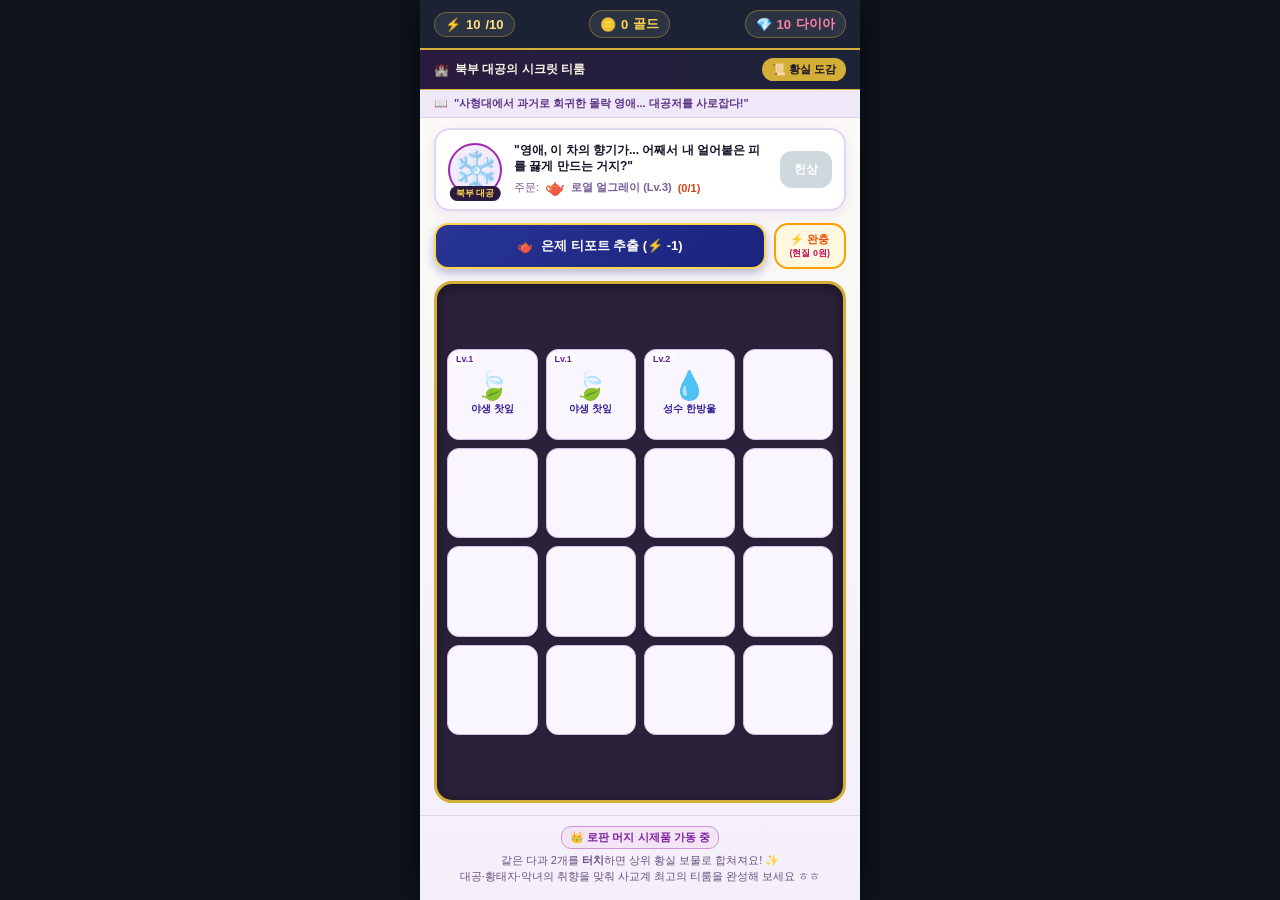
<file: game.html>
<!DOCTYPE html>
<html lang="ko">
<head>
  <meta charset="UTF-8">
  <meta name="viewport" content="width=device-width, initial-scale=1.0, user-scalable=no">
  <title>북부 대공의 시크릿 티룸 · 로판 머지</title>
  <style>
    * {
      box-sizing: border-box;
      margin: 0;
      padding: 0;
      -webkit-tap-highlight-color: transparent;
      user-select: none;
    }
    body {
      background: #0f141c;
      font-family: -apple-system, BlinkMacSystemFont, "Apple SD Gothic Neo", "Pretendard", sans-serif;
      color: #2b2236;
      display: flex;
      justify-content: center;
      min-height: 100vh;
    }
    .game-container {
      width: 100%;
      max-width: 440px;
      background: linear-gradient(180deg, #fdfbf7 0%, #f4effa 100%);
      min-height: 100vh;
      display: flex;
      flex-direction: column;
      position: relative;
      box-shadow: 0 0 35px rgba(0,0,0,0.6);
    }
    /* Top Bar */
    .top-bar {
      background: #1b2234;
      color: #fbf7ee;
      padding: 10px 14px;
      display: flex;
      justify-content: space-between;
      align-items: center;
      border-bottom: 2px solid #d4af37;
    }
    .top-stat {
      display: flex;
      align-items: center;
      gap: 5px;
      font-size: 13px;
      font-weight: 700;
      background: rgba(255,255,255,0.08);
      padding: 4px 10px;
      border-radius: 20px;
      border: 1px solid rgba(212,175,55,0.4);
    }
    .stat-energy { color: #ffe082; }
    .stat-coin { color: #ffd54f; }
    .stat-gem { color: #ff80ab; }

    /* Header Banner */
    .header-banner {
      background: linear-gradient(90deg, #2a1b40 0%, #1c2438 100%);
      color: #f5eedc;
      padding: 8px 14px;
      display: flex;
      justify-content: space-between;
      align-items: center;
      font-size: 12px;
      border-bottom: 1px solid #d4af37;
    }
    .header-title {
      font-weight: 700;
      display: flex;
      align-items: center;
      gap: 6px;
      color: #f9f5e8;
    }
    .header-btn {
      background: #d4af37;
      color: #1a1226;
      border: none;
      padding: 4px 10px;
      border-radius: 12px;
      font-size: 11px;
      font-weight: 800;
      cursor: pointer;
    }

    /* Story Synopsis Tag */
    .story-tag-bar {
      background: #efe8f8;
      color: #5c3587;
      padding: 6px 14px;
      font-size: 11px;
      font-weight: 700;
      display: flex;
      align-items: center;
      gap: 6px;
      border-bottom: 1px solid #dcd1ea;
    }

    /* Quest / Character Dialogue Card */
    .quest-card {
      margin: 10px 14px 6px;
      background: #ffffff;
      border: 2px solid #e2d5f1;
      border-radius: 16px;
      padding: 12px;
      box-shadow: 0 4px 14px rgba(74,38,110,0.08);
      display: flex;
      align-items: center;
      gap: 12px;
      position: relative;
    }
    .quest-avatar-wrap {
      position: relative;
    }
    .quest-avatar {
      font-size: 38px;
      background: #f3ebfa;
      width: 54px;
      height: 54px;
      display: flex;
      align-items: center;
      justify-content: center;
      border-radius: 50%;
      border: 2px solid #9c27b0;
      flex-shrink: 0;
    }
    .quest-char-role {
      position: absolute;
      bottom: -4px;
      left: 50%;
      transform: translateX(-50%);
      background: #2a1b40;
      color: #ffd54f;
      font-size: 9px;
      font-weight: 800;
      padding: 1px 6px;
      border-radius: 8px;
      white-space: nowrap;
    }
    .quest-info {
      flex: 1;
      min-width: 0;
    }
    .quest-bubble {
      font-size: 12px;
      font-weight: 700;
      color: #1a1226;
      margin-bottom: 4px;
      line-height: 1.35;
    }
    .quest-req {
      display: flex;
      align-items: center;
      gap: 6px;
      font-size: 11px;
      color: #7b5b9c;
    }
    .quest-req-icon {
      font-size: 16px;
    }
    .quest-btn {
      background: linear-gradient(135deg, #7b1fa2 0%, #4a148c 100%);
      color: #fff;
      border: none;
      padding: 10px 14px;
      border-radius: 12px;
      font-size: 12px;
      font-weight: 800;
      cursor: pointer;
      box-shadow: 0 2px 8px rgba(123,31,162,0.4);
      transition: transform 0.1s;
      flex-shrink: 0;
    }
    .quest-btn:active {
      transform: scale(0.95);
    }
    .quest-btn:disabled {
      background: #cfd8dc;
      box-shadow: none;
      cursor: not-allowed;
    }

    /* Generator Box */
    .gen-section {
      margin: 6px 14px;
      display: flex;
      gap: 8px;
    }
    .btn-generator {
      flex: 1;
      background: linear-gradient(135deg, #283593 0%, #1a237e 100%);
      color: #fffdf9;
      border: 2px solid #ffd54f;
      padding: 12px;
      border-radius: 14px;
      display: flex;
      align-items: center;
      justify-content: center;
      gap: 8px;
      font-size: 13px;
      font-weight: 800;
      cursor: pointer;
      box-shadow: 0 4px 10px rgba(26,35,126,0.3);
      transition: transform 0.1s;
    }
    .btn-generator:active {
      transform: scale(0.97);
    }
    .btn-recharge {
      background: #fff8e1;
      border: 2px solid #ffa000;
      color: #e65100;
      padding: 0 14px;
      border-radius: 14px;
      font-size: 11px;
      font-weight: 800;
      cursor: pointer;
      display: flex;
      flex-direction: column;
      align-items: center;
      justify-content: center;
    }

    /* Merge Grid Board */
    .board-wrapper {
      flex: 1;
      margin: 6px 14px 12px;
      background: #2b213a;
      border: 3px solid #d4af37;
      border-radius: 18px;
      padding: 10px;
      box-shadow: inset 0 3px 12px rgba(0,0,0,0.4);
      display: flex;
      align-items: center;
      justify-content: center;
    }
    .board-grid {
      width: 100%;
      display: grid;
      grid-template-columns: repeat(4, 1fr);
      grid-gap: 8px;
    }
    .board-cell {
      aspect-ratio: 1;
      background: #faf6ff;
      border-radius: 12px;
      border: 1px solid #d1c4e9;
      display: flex;
      flex-direction: column;
      align-items: center;
      justify-content: center;
      position: relative;
      box-shadow: 0 2px 5px rgba(0,0,0,0.08);
      cursor: pointer;
      transition: transform 0.15s, border-color 0.15s;
    }
    .board-cell:active {
      transform: scale(0.96);
    }
    .board-cell.selected {
      border: 3px solid #ff4081 !important;
      background: #fce4ec !important;
      animation: pulseCell 0.8s infinite alternate;
    }
    @keyframes pulseCell {
      from { transform: scale(1); }
      to { transform: scale(1.05); }
    }
    .item-icon {
      font-size: 28px;
      line-height: 1;
      margin-bottom: 2px;
      pointer-events: none;
    }
    .item-name {
      font-size: 10px;
      font-weight: 700;
      color: #311b92;
      pointer-events: none;
      white-space: nowrap;
      overflow: hidden;
      text-overflow: ellipsis;
      max-width: 90%;
    }
    .item-level {
      position: absolute;
      top: 3px;
      left: 4px;
      font-size: 9px;
      font-weight: 800;
      color: #6a1b9a;
      background: rgba(255,255,255,0.85);
      padding: 1px 4px;
      border-radius: 6px;
    }

    /* Bottom Info */
    .bottom-info {
      padding: 10px 14px 16px;
      text-align: center;
      font-size: 11px;
      color: #6a5282;
      line-height: 1.4;
      border-top: 1px solid #e1d6ed;
    }
    .bottom-tag {
      display: inline-block;
      background: #f3e5f5;
      color: #7b1fa2;
      border: 1px solid #ce93d8;
      padding: 3px 8px;
      border-radius: 10px;
      font-weight: 700;
      margin-bottom: 4px;
    }

    /* Modal */
    .modal-overlay {
      display: none;
      position: absolute;
      top: 0; left: 0; right: 0; bottom: 0;
      background: rgba(15,20,28,0.75);
      z-index: 100;
      align-items: center;
      justify-content: center;
      padding: 20px;
    }
    .modal-card {
      background: #ffffff;
      border: 3px solid #d4af37;
      border-radius: 20px;
      width: 100%;
      max-width: 360px;
      padding: 20px;
      text-align: center;
      box-shadow: 0 10px 30px rgba(0,0,0,0.4);
    }
    .modal-title {
      font-size: 17px;
      font-weight: 800;
      color: #2a1b40;
      margin-bottom: 10px;
    }
    .modal-desc {
      font-size: 12px;
      color: #4a3861;
      line-height: 1.6;
      margin-bottom: 18px;
      text-align: left;
      background: #fbf9fe;
      padding: 12px;
      border-radius: 12px;
      border: 1px solid #e8def2;
    }
    .modal-btn {
      background: #2a1b40;
      color: #ffd54f;
      border: none;
      padding: 12px 24px;
      border-radius: 12px;
      font-size: 14px;
      font-weight: 700;
      cursor: pointer;
      width: 100%;
    }

    /* Sparkle Particle Animation */
    .particle {
      position: absolute;
      pointer-events: none;
      font-size: 18px;
      animation: floatUp 0.6s ease-out forwards;
      z-index: 50;
    }
    @keyframes floatUp {
      0% { opacity: 1; transform: translateY(0) scale(0.8); }
      100% { opacity: 0; transform: translateY(-30px) scale(1.4); }
    }
  </style>
</head>
<body>

<div class="game-container">
  <!-- Top Stats Bar -->
  <div class="top-bar">
    <div class="top-stat stat-energy">
      ⚡ <span id="stat-energy">10</span>/10
    </div>
    <div class="top-stat stat-coin">
      🪙 <span id="stat-coin">0</span> 골드
    </div>
    <div class="top-stat stat-gem">
      💎 <span id="stat-gem">10</span> 다이아
    </div>
  </div>

  <!-- Header Banner -->
  <div class="header-banner">
    <div class="header-title">
      🏰 <strong>북부 대공의 시크릿 티룸</strong>
    </div>
    <button class="header-btn" onclick="openBookModal()">📜 황실 도감</button>
  </div>

  <!-- Story Synopsis Tag -->
  <div class="story-tag-bar">
    <span>📖</span> "사형대에서 과거로 회귀한 몰락 영애... 대공저를 사로잡다!"
  </div>

  <!-- Quest Card -->
  <div class="quest-card">
    <div class="quest-avatar-wrap">
      <div class="quest-avatar" id="quest-avatar">❄️</div>
      <div class="quest-char-role" id="quest-role">북부 대공</div>
    </div>
    <div class="quest-info">
      <div class="quest-bubble" id="quest-bubble">"영애, 이 차의 향기가... 어째서 내 차가운 피를 끓게 만드는 거지?"</div>
      <div class="quest-req" id="quest-req">
        주문: <span class="quest-req-icon" id="quest-icon">🫖</span> <strong id="quest-name">로열 얼그레이 (Lv.3)</strong>
        <span id="quest-status" style="color:#d84315; font-weight:700;">(0/1)</span>
      </div>
    </div>
    <button class="quest-btn" id="quest-btn" onclick="completeQuest()" disabled>헌상</button>
  </div>

  <!-- Generator Section -->
  <div class="gen-section">
    <button class="btn-generator" onclick="generateItem()">
      <span>🫖</span> 은제 티포트 추출 (⚡ -1)
    </button>
    <button class="btn-recharge" onclick="rechargeEnergy()">
      <span>⚡ 완충</span>
      <span style="font-size:9px; color:#c2185b;">(현질 0원)</span>
    </button>
  </div>

  <!-- Merge Board -->
  <div class="board-wrapper">
    <div class="board-grid" id="board">
      <!-- 16 cells generated by JS -->
    </div>
  </div>

  <!-- Bottom Info -->
  <div class="bottom-info">
    <div class="bottom-tag">👑 로판 머지 시제품 가동 중</div><br>
    같은 다과 2개를 <strong>터치</strong>하면 상위 황실 보물로 합쳐져요! ✨<br>
    대공·황태자·악녀의 취향을 맞춰 사교계 최고의 티룸을 완성해 보세요 ㅎㅎ
  </div>

  <!-- Modal -->
  <div class="modal-overlay" id="modal" onclick="closeModal()">
    <div class="modal-card" onclick="event.stopPropagation()">
      <div class="modal-title" id="modal-title">📜 제국 사교계 8대 다과 도감</div>
      <div class="modal-desc" id="modal-desc">
        1단계: 🍃 고산지 야생 찻잎<br>
        2단계: 💧 성수 한 방울<br>
        3단계: 🫖 로열 얼그레이 홍차<br>
        4단계: 🧁 장미 마카롱 타워<br>
        5단계: 💎 에메랄드 크리스탈 티<br>
        6단계: 👑 황실 전용 골드 티세트<br>
        7단계: 💍 북부 대공의 가문 인장 반지<br>
        8단계: ✨ 사교계 여왕의 다이아 티아라
      </div>
      <button class="modal-btn" onclick="closeModal()">닫기</button>
    </div>
  </div>
</div>

<script>
  // Audio synthesizer (Web Audio API)
  const AudioContext = window.AudioContext || window.webkitAudioContext;
  let audioCtx = null;
  function getAudioCtx() {
    if (!audioCtx) audioCtx = new AudioContext();
    if (audioCtx.state === 'suspended') audioCtx.resume();
    return audioCtx;
  }
  function playSound(type) {
    try {
      const ctx = getAudioCtx();
      const osc = ctx.createOscillator();
      const gain = ctx.createGain();
      osc.connect(gain);
      gain.connect(ctx.destination);
      const now = ctx.currentTime;
      if (type === 'pop') {
        osc.frequency.setValueAtTime(380, now);
        osc.frequency.exponentialRampToValueAtTime(760, now + 0.08);
        gain.gain.setValueAtTime(0.15, now);
        gain.gain.linearRampToValueAtTime(0.01, now + 0.08);
        osc.start(now);
        osc.stop(now + 0.08);
      } else if (type === 'merge') {
        osc.frequency.setValueAtTime(587.33, now); // D5
        osc.frequency.setValueAtTime(739.99, now + 0.06); // F#5
        osc.frequency.setValueAtTime(880.00, now + 0.12); // A5
        gain.gain.setValueAtTime(0.2, now);
        gain.gain.linearRampToValueAtTime(0.01, now + 0.2);
        osc.start(now);
        osc.stop(now + 0.2);
      } else if (type === 'coin') {
        osc.frequency.setValueAtTime(987.77, now); // B5
        osc.frequency.setValueAtTime(1479.98, now + 0.08); // F#6
        gain.gain.setValueAtTime(0.25, now);
        gain.gain.linearRampToValueAtTime(0.01, now + 0.25);
        osc.start(now);
        osc.stop(now + 0.25);
      }
    } catch(e) {}
  }

  // Items definition (8 tiers - Ropan style)
  const ITEMS = [
    null,
    { level: 1, name: '야생 찻잎', icon: '🍃' },
    { level: 2, name: '성수 한방울', icon: '💧' },
    { level: 3, name: '로열 얼그레이', icon: '🫖' },
    { level: 4, name: '장미 마카롱', icon: '🧁' },
    { level: 5, name: '에메랄드 티', icon: '💎' },
    { level: 6, name: '황실 티세트', icon: '👑' },
    { level: 7, name: '대공의 반지', icon: '💍' },
    { level: 8, name: '여왕의 티아라', icon: '✨' }
  ];

  // Game State
  const GRID_SIZE = 16;
  let boardState = new Array(GRID_SIZE).fill(0);
  let selectedIndex = -1;
  let energy = 10;
  let coin = 0;
  let gem = 10;

  // Ropan Quest Pool
  const QUEST_POOL = [
    { targetLevel: 3, avatar: '❄️', role: '북부 대공', bubble: '영애, 이 차의 향기가... 어째서 내 얼어붙은 피를 끓게 만드는 거지?', rewardCoin: 60 },
    { targetLevel: 4, avatar: '👑', role: '황태자', bubble: '그대가 만든 장미 마카롱이라면... 제국이라도 바칠 수 있소.', rewardCoin: 150 },
    { targetLevel: 2, avatar: '🥀', role: '악녀 이사벨라', bubble: '흥! 맑은 성수로 낯빛이라도 고쳐보시지, 천한 영애!', rewardCoin: 40 },
    { targetLevel: 5, avatar: '🛡️', role: '근위기사단장', bubble: '영애의 에메랄드 티를 지키기 위해서라면 검을 바치겠습니다.', rewardCoin: 320 },
    { targetLevel: 3, avatar: '❄️', role: '집착 대공', bubble: '내게만 이 차를 내어주겠다고... 약속해.', rewardCoin: 120 }
  ];
  let currentQuestIndex = 0;

  // Init Board
  function initBoard() {
    const boardEl = document.getElementById('board');
    boardEl.innerHTML = '';
    for (let i = 0; i < GRID_SIZE; i++) {
      const cell = document.createElement('div');
      cell.className = 'board-cell';
      cell.id = 'cell-' + i;
      cell.onclick = () => handleCellClick(i);
      boardEl.appendChild(cell);
    }
    // Seed initial 3 items
    boardState[0] = 1;
    boardState[1] = 1;
    boardState[2] = 2;
    renderBoard();
    updateQuestUI();
  }

  // Render
  function renderBoard() {
    for (let i = 0; i < GRID_SIZE; i++) {
      const cell = document.getElementById('cell-' + i);
      const itemLv = boardState[i];
      cell.className = 'board-cell' + (selectedIndex === i ? ' selected' : '');
      if (itemLv > 0 && ITEMS[itemLv]) {
        const item = ITEMS[itemLv];
        cell.innerHTML = `
          <span class="item-level">Lv.${item.level}</span>
          <span class="item-icon">${item.icon}</span>
          <span class="item-name">${item.name}</span>
        `;
      } else {
        cell.innerHTML = '';
      }
    }
    document.getElementById('stat-energy').innerText = energy;
    document.getElementById('stat-coin').innerText = coin;
    document.getElementById('stat-gem').innerText = gem;
    checkQuestReady();
  }

  // Handle Cell Click (Touch or Tap)
  function handleCellClick(index) {
    playSound('pop');
    if (selectedIndex === -1) {
      if (boardState[index] > 0) {
        selectedIndex = index;
      }
    } else if (selectedIndex === index) {
      selectedIndex = -1;
    } else {
      const fromItem = boardState[selectedIndex];
      const toItem = boardState[index];

      if (toItem === 0) {
        boardState[index] = fromItem;
        boardState[selectedIndex] = 0;
        selectedIndex = -1;
      } else if (toItem === fromItem) {
        if (toItem < ITEMS.length - 1) {
          const nextLv = toItem + 1;
          boardState[index] = nextLv;
          boardState[selectedIndex] = 0;
          selectedIndex = -1;
          playSound('merge');
          spawnSparkle(index);
        } else {
          selectedIndex = index;
        }
      } else {
        selectedIndex = index;
      }
    }
    renderBoard();
  }

  // Sparkle Animation
  function spawnSparkle(cellIndex) {
    const cell = document.getElementById('cell-' + cellIndex);
    if (!cell) return;
    const p = document.createElement('span');
    p.className = 'particle';
    p.innerText = '✨';
    cell.appendChild(p);
    setTimeout(() => p.remove(), 600);
  }

  // Generator
  function generateItem() {
    if (energy <= 0) {
      showEnergyAlert();
      return;
    }
    const emptyIndices = [];
    for (let i = 0; i < GRID_SIZE; i++) {
      if (boardState[i] === 0) emptyIndices.push(i);
    }
    if (emptyIndices.length === 0) {
      alert('티룸 진열장이 꽉 찼습니다! 같은 다과끼리 합쳐주세요!');
      return;
    }
    energy--;
    playSound('pop');

    const targetIdx = emptyIndices[Math.floor(Math.random() * emptyIndices.length)];
    const dropLv = Math.random() < 0.25 ? 2 : 1;
    boardState[targetIdx] = dropLv;
    spawnSparkle(targetIdx);
    renderBoard();
  }

  // Recharge Energy
  function rechargeEnergy() {
    energy = 10;
    playSound('coin');
    alert('⚡ 황실 성수로 마력이 완충되었습니다! (10/10)');
    renderBoard();
  }

  function showEnergyAlert() {
    alert('⚡ 마력이 소진되었습니다!\n동방찻집이라면 지금 1,500원 결제창을 띄웠겠지만... ㅋㅋㅋ\n오른쪽 [⚡ 완충] 버튼을 누르면 0원에 즉시 채워집니다!');
  }

  // Quest Logic
  function updateQuestUI() {
    const q = QUEST_POOL[currentQuestIndex];
    const target = ITEMS[q.targetLevel];
    document.getElementById('quest-avatar').innerText = q.avatar;
    document.getElementById('quest-role').innerText = q.role;
    document.getElementById('quest-bubble').innerText = `"${q.bubble}"`;
    document.getElementById('quest-icon').innerText = target.icon;
    document.getElementById('quest-name').innerText = `${target.name} (Lv.${target.level})`;
    checkQuestReady();
  }

  function checkQuestReady() {
    const q = QUEST_POOL[currentQuestIndex];
    let count = 0;
    for (let i = 0; i < GRID_SIZE; i++) {
      if (boardState[i] === q.targetLevel) count++;
    }
    const statusEl = document.getElementById('quest-status');
    const btnEl = document.getElementById('quest-btn');
    if (count > 0) {
      statusEl.innerText = `(1/1) 바칠 수 있음!`;
      statusEl.style.color = '#7b1fa2';
      btnEl.disabled = false;
    } else {
      statusEl.innerText = `(0/1)`;
      statusEl.style.color = '#d84315';
      btnEl.disabled = true;
    }
  }

  function completeQuest() {
    const q = QUEST_POOL[currentQuestIndex];
    for (let i = 0; i < GRID_SIZE; i++) {
      if (boardState[i] === q.targetLevel) {
        boardState[i] = 0;
        break;
      }
    }
    coin += q.rewardCoin;
    playSound('coin');
    alert(`💖 [${q.role}] 님의 호감도가 상승했습니다!\n🪙 +${q.rewardCoin} 골드 하사!`);

    currentQuestIndex = (currentQuestIndex + 1) % QUEST_POOL.length;
    updateQuestUI();
    renderBoard();
  }

  function openBookModal() {
    document.getElementById('modal').style.display = 'flex';
  }
  function closeModal() {
    document.getElementById('modal').style.display = 'none';
  }

  setInterval(() => {
    if (energy < 10) {
      energy++;
      document.getElementById('stat-energy').innerText = energy;
    }
  }, 10000);

  initBoard();
</script>

</body>
</html>
</file>
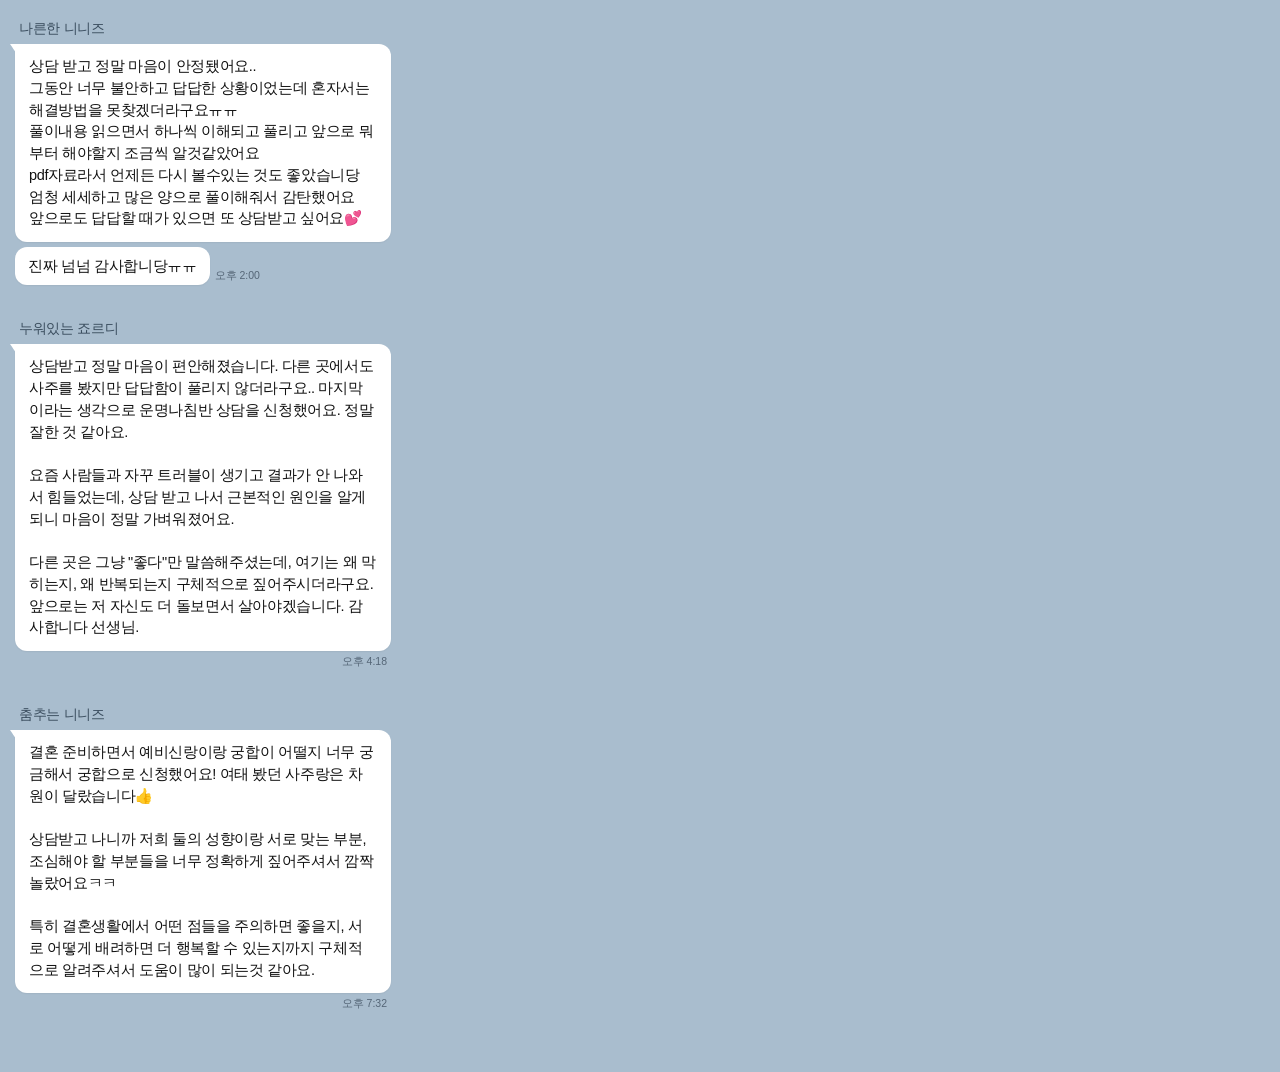
<file: perfect_kakao_crop.html>
<!DOCTYPE html>
<html lang="ko">
<head>
  <meta charset="UTF-8">
  <meta name="viewport" content="width=400, initial-scale=1.0">
  <title>완벽한 카카오톡 후기</title>
  <style>
    * {
      box-sizing: border-box;
      margin: 0;
      padding: 0;
      font-family: -apple-system, BlinkMacSystemFont, "Apple SD Gothic Neo", "Pretendard", sans-serif;
      -webkit-font-smoothing: antialiased;
    }
    body {
      background-color: #a9bdce;
      width: 400px;
      margin: 0;
      padding: 20px 9px 24px 9px;
    }

    .card {
      width: 100%;
      margin-bottom: 35px;
    }

    .nickname {
      font-size: 13.5px;
      font-weight: 500;
      color: #3a4d5e;
      margin-left: 10px;
      margin-bottom: 6px;
      letter-spacing: -0.3px;
    }

    .bubble-container {
      position: relative;
      margin-left: 6px; /* 꼬리가 들어갈 공간 */
      width: calc(100% - 6px);
    }

    /* 날렵하고 얇은 진짜 카톡 말풍선 꼬리 */
    .tail-svg {
      position: absolute;
      top: 0;
      left: -5.5px;
      width: 6px;
      height: 9px;
      display: block;
    }

    .bubble {
      background: #ffffff;
      color: #111111;
      padding: 12px 14px;
      border-radius: 12px;
      border-top-left-radius: 0;
      font-size: 14.5px;
      line-height: 1.5;
      letter-spacing: -0.35px;
      word-break: break-all;
      box-shadow: 0 1px 1.5px rgba(0, 0, 0, 0.05);
    }

    .sub-row {
      display: flex;
      align-items: flex-end;
      gap: 5px;
      margin-top: 5px;
      margin-left: 6px;
    }

    .sub-bubble {
      background: #ffffff;
      color: #111111;
      padding: 9px 13px;
      border-radius: 12px;
      font-size: 14.5px;
      line-height: 1.4;
      letter-spacing: -0.35px;
      box-shadow: 0 1px 1.5px rgba(0, 0, 0, 0.05);
      display: inline-block;
    }

    .time {
      font-size: 10.5px;
      color: #556677;
      margin-bottom: 2px;
      white-space: nowrap;
    }
  </style>
</head>
<body>

  <!-- 후기 1: 나른한 니니즈 (PDF / 인생 / 정밀풀이) -->
  <div class="card" id="c1">
    <div class="nickname">나른한 니니즈</div>
    <div class="bubble-container">
      <svg class="tail-svg" viewBox="0 0 6 9">
        <path d="M0,0 L6,0 L6,9 C4.5,6.5 2.5,3.5 0,0 Z" fill="#ffffff"/>
      </svg>
      <div class="bubble">
        상담 받고 정말 마음이 안정됐어요..<br>
        그동안 너무 불안하고 답답한 상황이었는데 혼자서는 해결방법을 못찾겠더라구요ㅠㅠ<br>
        풀이내용 읽으면서 하나씩 이해되고 풀리고 앞으로 뭐부터 해야할지 조금씩 알것같았어요<br>
        pdf자료라서 언제든 다시 볼수있는 것도 좋았습니당<br>
        엄청 세세하고 많은 양으로 풀이해줘서 감탄했어요<br>
        앞으로도 답답할 때가 있으면 또 상담받고 싶어요💕
      </div>
    </div>
    <div class="sub-row">
      <div class="sub-bubble">진짜 넘넘 감사합니당ㅠㅠ</div>
      <div class="time">오후 2:00</div>
    </div>
  </div>

  <!-- 후기 2: 누워있는 죠르디 (원인 분석 / 위로) -->
  <div class="card" id="c2">
    <div class="nickname">누워있는 죠르디</div>
    <div class="bubble-container">
      <svg class="tail-svg" viewBox="0 0 6 9">
        <path d="M0,0 L6,0 L6,9 C4.5,6.5 2.5,3.5 0,0 Z" fill="#ffffff"/>
      </svg>
      <div class="bubble">
        상담받고 정말 마음이 편안해졌습니다. 다른 곳에서도 사주를 봤지만 답답함이 풀리지 않더라구요.. 마지막이라는 생각으로 운명나침반 상담을 신청했어요. 정말 잘한 것 같아요.<br><br>
        요즘 사람들과 자꾸 트러블이 생기고 결과가 안 나와서 힘들었는데, 상담 받고 나서 근본적인 원인을 알게 되니 마음이 정말 가벼워졌어요.<br><br>
        다른 곳은 그냥 "좋다"만 말씀해주셨는데, 여기는 왜 막히는지, 왜 반복되는지 구체적으로 짚어주시더라구요. 앞으로는 저 자신도 더 돌보면서 살아야겠습니다. 감사합니다 선생님.
      </div>
    </div>
    <div style="display: flex; justify-content: flex-end; margin-top: 4px; padding-right: 4px;">
      <span class="time">오후 4:18</span>
    </div>
  </div>

  <!-- 후기 3: 춤추는 니니즈 (결혼 / 궁합) -->
  <div class="card" id="c3">
    <div class="nickname">춤추는 니니즈</div>
    <div class="bubble-container">
      <svg class="tail-svg" viewBox="0 0 6 9">
        <path d="M0,0 L6,0 L6,9 C4.5,6.5 2.5,3.5 0,0 Z" fill="#ffffff"/>
      </svg>
      <div class="bubble">
        결혼 준비하면서 예비신랑이랑 궁합이 어떨지 너무 궁금해서 궁합으로 신청했어요! 여태 봤던 사주랑은 차원이 달랐습니다👍<br><br>
        상담받고 나니까 저희 둘의 성향이랑 서로 맞는 부분, 조심해야 할 부분들을 너무 정확하게 짚어주셔서 깜짝 놀랐어요ㅋㅋ<br><br>
        특히 결혼생활에서 어떤 점들을 주의하면 좋을지, 서로 어떻게 배려하면 더 행복할 수 있는지까지 구체적으로 알려주셔서 도움이 많이 되는것 같아요.
      </div>
    </div>
    <div style="display: flex; justify-content: flex-end; margin-top: 4px; padding-right: 4px;">
      <span class="time">오후 7:32</span>
    </div>
  </div>

</body>
</html>
</file>
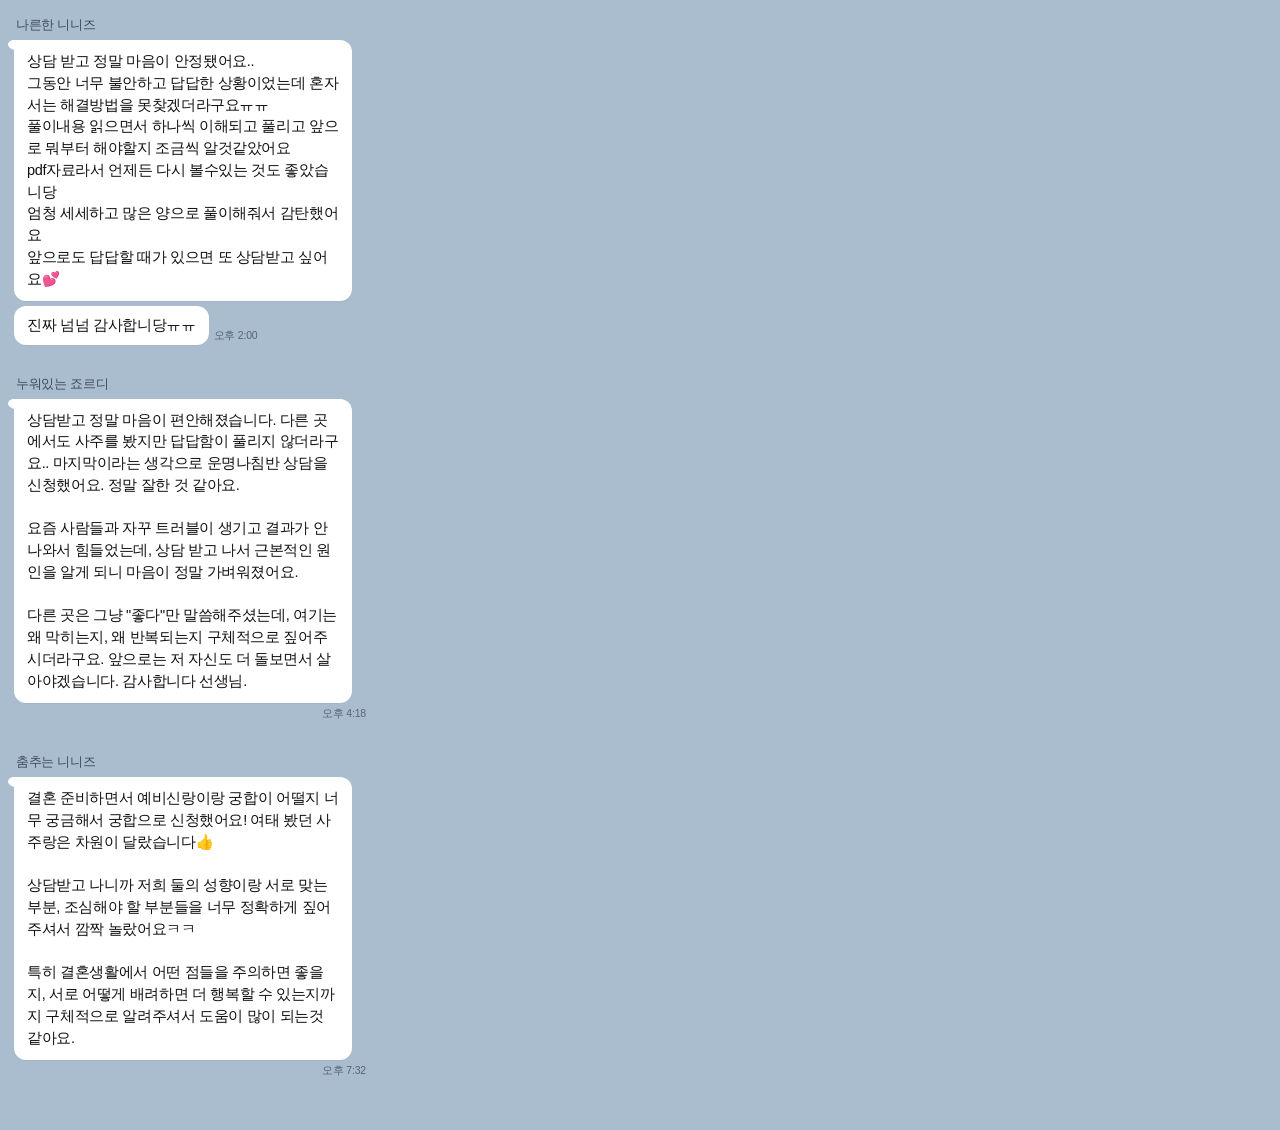
<file: real_kakao_capture.html>
<!DOCTYPE html>
<html lang="ko">
<head>
  <meta charset="UTF-8">
  <meta name="viewport" content="width=380, initial-scale=1.0">
  <title>진짜 카카오톡 후기 캡처</title>
  <style>
    * {
      box-sizing: border-box;
      margin: 0;
      padding: 0;
      font-family: -apple-system, BlinkMacSystemFont, "Apple SD Gothic Neo", "Pretendard", "Malgun Gothic", sans-serif;
      -webkit-font-smoothing: antialiased;
    }
    body {
      background-color: #a9bdce;
      width: 380px;
      margin: 0;
      padding: 16px 14px 20px 14px;
    }

    /* 카드 1 */
    .chat-block {
      width: 100%;
      display: flex;
      flex-direction: column;
      margin-bottom: 30px;
    }

    .nickname {
      font-size: 13px;
      font-weight: 400;
      color: #3b4d5e;
      margin-left: 2px;
      margin-bottom: 6px;
      letter-spacing: -0.3px;
    }

    .bubble-wrap {
      position: relative;
      display: inline-block;
      max-width: 96%;
    }

    /* 진짜 카카오톡 말풍선 */
    .kakao-bubble {
      position: relative;
      background: #ffffff;
      color: #111111;
      padding: 11px 13px;
      border-radius: 12px;
      border-top-left-radius: 0px;
      font-size: 14.5px;
      line-height: 1.5;
      letter-spacing: -0.35px;
      word-break: break-all;
      box-shadow: 0 1px 1px rgba(0, 0, 0, 0.04);
    }

    /* 카카오톡 특유의 말풍선 뾰족한 꼬리 (왼쪽 상단) */
    .kakao-tail {
      position: absolute;
      top: 0;
      left: -6px;
      width: 6px;
      height: 10px;
    }

    /* 연속된 두 번째 말풍선 (꼬리 없음) */
    .second-row {
      display: flex;
      align-items: flex-end;
      gap: 5px;
      margin-top: 5px;
    }

    .kakao-bubble-sub {
      background: #ffffff;
      color: #111111;
      padding: 9px 13px;
      border-radius: 12px;
      font-size: 14.5px;
      line-height: 1.4;
      letter-spacing: -0.35px;
      box-shadow: 0 1px 1px rgba(0, 0, 0, 0.04);
      display: inline-block;
    }

    .time-stamp {
      font-size: 10.5px;
      color: #556677;
      margin-bottom: 2px;
      white-space: nowrap;
      letter-spacing: -0.2px;
    }
  </style>
</head>
<body>

  <!-- 1번 후기 (나른한 니니즈 - 인생/신년/PDF) -->
  <div class="chat-block" id="review1">
    <div class="nickname">나른한 니니즈</div>
    <div class="bubble-wrap">
      <!-- 카톡 꼬리 SVG -->
      <svg class="kakao-tail" viewBox="0 0 6 10">
        <path d="M6 0 C3 0 0 2 0 4.5 C0 7 3 9 6 10 L6 0 Z" fill="#ffffff"/>
      </svg>
      <div class="kakao-bubble">
        상담 받고 정말 마음이 안정됐어요..<br>
        그동안 너무 불안하고 답답한 상황이었는데 혼자서는 해결방법을 못찾겠더라구요ㅠㅠ<br>
        풀이내용 읽으면서 하나씩 이해되고 풀리고 앞으로 뭐부터 해야할지 조금씩 알것같았어요<br>
        pdf자료라서 언제든 다시 볼수있는 것도 좋았습니당<br>
        엄청 세세하고 많은 양으로 풀이해줘서 감탄했어요<br>
        앞으로도 답답할 때가 있으면 또 상담받고 싶어요💕
      </div>
    </div>
    <div class="second-row">
      <div class="kakao-bubble-sub">진짜 넘넘 감사합니당ㅠㅠ</div>
      <span class="time-stamp">오후 2:00</span>
    </div>
  </div>

  <!-- 2번 후기 (누워있는 죠르디 - 원인 분석/위로) -->
  <div class="chat-block" id="review2">
    <div class="nickname">누워있는 죠르디</div>
    <div class="bubble-wrap">
      <svg class="kakao-tail" viewBox="0 0 6 10">
        <path d="M6 0 C3 0 0 2 0 4.5 C0 7 3 9 6 10 L6 0 Z" fill="#ffffff"/>
      </svg>
      <div class="kakao-bubble">
        상담받고 정말 마음이 편안해졌습니다. 다른 곳에서도 사주를 봤지만 답답함이 풀리지 않더라구요.. 마지막이라는 생각으로 운명나침반 상담을 신청했어요. 정말 잘한 것 같아요.<br><br>
        요즘 사람들과 자꾸 트러블이 생기고 결과가 안 나와서 힘들었는데, 상담 받고 나서 근본적인 원인을 알게 되니 마음이 정말 가벼워졌어요.<br><br>
        다른 곳은 그냥 "좋다"만 말씀해주셨는데, 여기는 왜 막히는지, 왜 반복되는지 구체적으로 짚어주시더라구요. 앞으로는 저 자신도 더 돌보면서 살아야겠습니다. 감사합니다 선생님.
      </div>
    </div>
    <div style="display: flex; justify-content: flex-start; margin-top: 4px; margin-left: auto;">
      <span class="time-stamp" style="margin-left: 4px;">오후 4:18</span>
    </div>
  </div>

  <!-- 3번 후기 (춤추는 니니즈 - 결혼/궁합) -->
  <div class="chat-block" id="review3">
    <div class="nickname">춤추는 니니즈</div>
    <div class="bubble-wrap">
      <svg class="kakao-tail" viewBox="0 0 6 10">
        <path d="M6 0 C3 0 0 2 0 4.5 C0 7 3 9 6 10 L6 0 Z" fill="#ffffff"/>
      </svg>
      <div class="kakao-bubble">
        결혼 준비하면서 예비신랑이랑 궁합이 어떨지 너무 궁금해서 궁합으로 신청했어요! 여태 봤던 사주랑은 차원이 달랐습니다👍<br><br>
        상담받고 나니까 저희 둘의 성향이랑 서로 맞는 부분, 조심해야 할 부분들을 너무 정확하게 짚어주셔서 깜짝 놀랐어요ㅋㅋ<br><br>
        특히 결혼생활에서 어떤 점들을 주의하면 좋을지, 서로 어떻게 배려하면 더 행복할 수 있는지까지 구체적으로 알려주셔서 도움이 많이 되는것 같아요.
      </div>
    </div>
    <div style="display: flex; justify-content: flex-start; margin-top: 4px;">
      <span class="time-stamp" style="margin-left: auto;">오후 7:32</span>
    </div>
  </div>

</body>
</html>
</file>
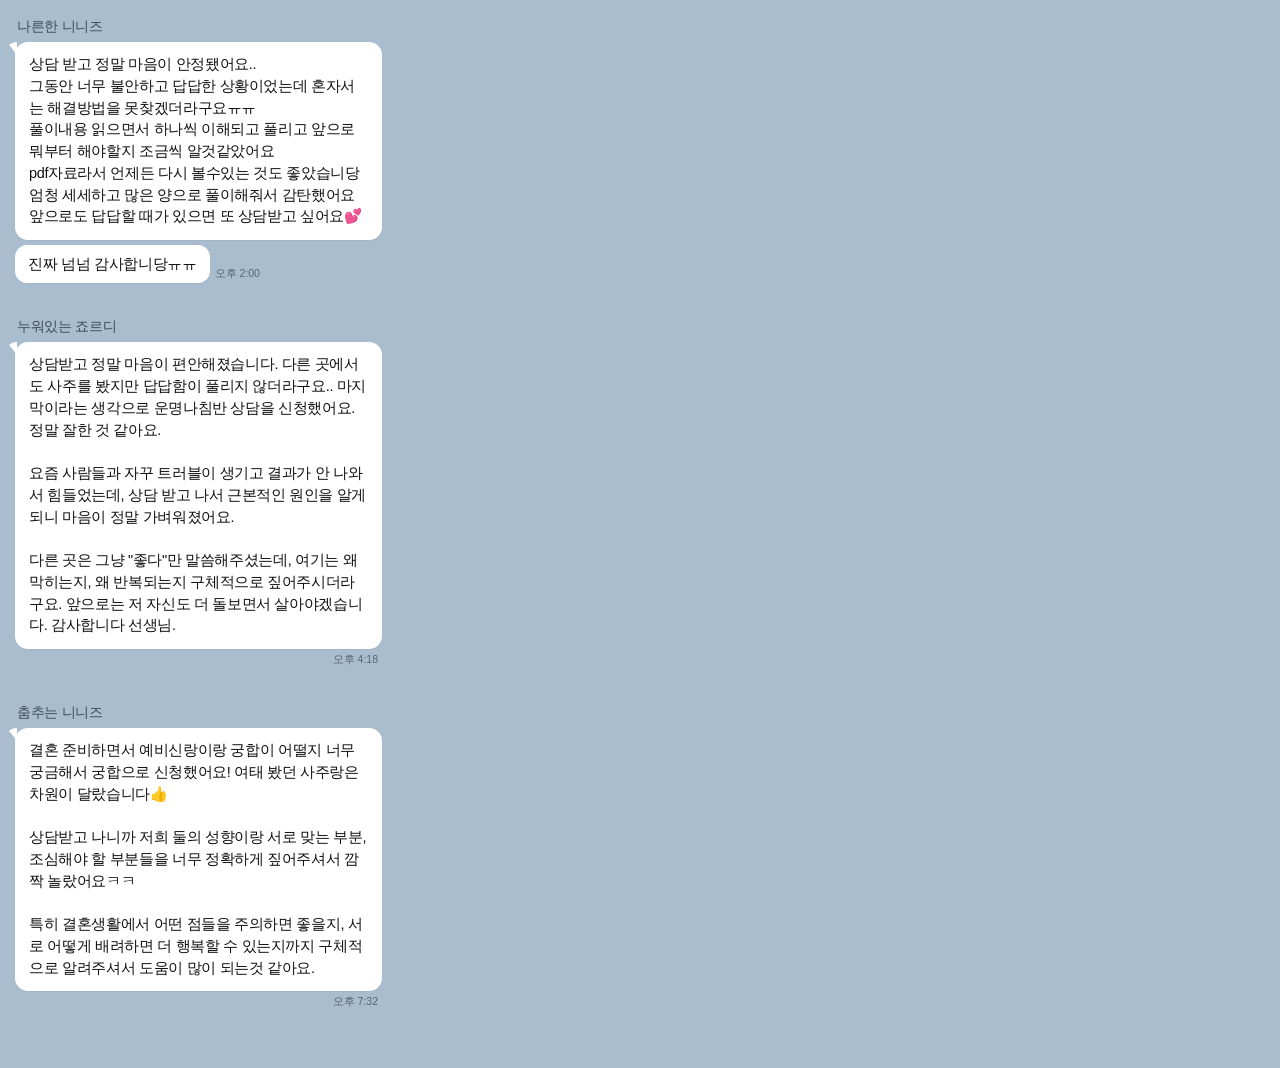
<file: real_kakao_perfect_rounded.html>
<!DOCTYPE html>
<html lang="ko">
<head>
  <meta charset="UTF-8">
  <meta name="viewport" content="width=390, initial-scale=1.0">
  <title>완벽한 카카오톡 자연스러운 라운드 후기</title>
  <style>
    * {
      box-sizing: border-box;
      margin: 0;
      padding: 0;
      font-family: -apple-system, BlinkMacSystemFont, "Apple SD Gothic Neo", "Pretendard", sans-serif;
      -webkit-font-smoothing: antialiased;
    }
    body {
      background-color: #a9bdce;
      width: 390px;
      margin: 0;
      padding: 18px 8px 22px 8px;
    }

    .card {
      width: 100%;
      margin-bottom: 35px;
    }

    .nickname {
      font-size: 13.5px;
      font-weight: 500;
      color: #3b4d5e;
      margin-left: 9px;
      margin-bottom: 6px;
      letter-spacing: -0.3px;
    }

    .bubble-container {
      position: relative;
      margin-left: 7px;
      width: calc(100% - 7px);
    }

    /* 꼬리와 상단 라운드가 자연스럽게 이어지는 카톡 말풍선 */
    .kakao-beak-svg {
      position: absolute;
      top: 0px;
      left: -6.5px;
      width: 8px;
      height: 14px;
      display: block;
    }

    .bubble {
      background: #ffffff;
      color: #111111;
      padding: 12px 14px;
      border-radius: 13px;
      font-size: 14.5px;
      line-height: 1.5;
      letter-spacing: -0.35px;
      word-break: break-all;
      box-shadow: 0 1px 1px rgba(0, 0, 0, 0.04);
    }

    .sub-row {
      display: flex;
      align-items: flex-end;
      gap: 5px;
      margin-top: 5px;
      margin-left: 7px;
    }

    .sub-bubble {
      background: #ffffff;
      color: #111111;
      padding: 9px 13px;
      border-radius: 12px;
      font-size: 14.5px;
      line-height: 1.4;
      letter-spacing: -0.35px;
      box-shadow: 0 1px 1px rgba(0, 0, 0, 0.04);
      display: inline-block;
    }

    .time {
      font-size: 10.5px;
      color: #556677;
      margin-bottom: 2px;
      white-space: nowrap;
    }
  </style>
</head>
<body>

  <!-- 후기 1: 나른한 니니즈 (PDF / 인생 / 정밀풀이) -->
  <div class="card" id="r1">
    <div class="nickname">나른한 니니즈</div>
    <div class="bubble-container">
      <svg class="kakao-beak-svg" viewBox="0 0 8 14">
        <path d="M 0,3 C 2,1 5,0 8,0 L 8,14 C 6,10 3,6 0,3 Z" fill="#ffffff"/>
      </svg>
      <div class="bubble">
        상담 받고 정말 마음이 안정됐어요..<br>
        그동안 너무 불안하고 답답한 상황이었는데 혼자서는 해결방법을 못찾겠더라구요ㅠㅠ<br>
        풀이내용 읽으면서 하나씩 이해되고 풀리고 앞으로 뭐부터 해야할지 조금씩 알것같았어요<br>
        pdf자료라서 언제든 다시 볼수있는 것도 좋았습니당<br>
        엄청 세세하고 많은 양으로 풀이해줘서 감탄했어요<br>
        앞으로도 답답할 때가 있으면 또 상담받고 싶어요💕
      </div>
    </div>
    <div class="sub-row">
      <div class="sub-bubble">진짜 넘넘 감사합니당ㅠㅠ</div>
      <div class="time">오후 2:00</div>
    </div>
  </div>

  <!-- 후기 2: 누워있는 죠르디 (원인 분석 / 위로) -->
  <div class="card" id="r2">
    <div class="nickname">누워있는 죠르디</div>
    <div class="bubble-container">
      <svg class="kakao-beak-svg" viewBox="0 0 8 14">
        <path d="M 0,3 C 2,1 5,0 8,0 L 8,14 C 6,10 3,6 0,3 Z" fill="#ffffff"/>
      </svg>
      <div class="bubble">
        상담받고 정말 마음이 편안해졌습니다. 다른 곳에서도 사주를 봤지만 답답함이 풀리지 않더라구요.. 마지막이라는 생각으로 운명나침반 상담을 신청했어요. 정말 잘한 것 같아요.<br><br>
        요즘 사람들과 자꾸 트러블이 생기고 결과가 안 나와서 힘들었는데, 상담 받고 나서 근본적인 원인을 알게 되니 마음이 정말 가벼워졌어요.<br><br>
        다른 곳은 그냥 "좋다"만 말씀해주셨는데, 여기는 왜 막히는지, 왜 반복되는지 구체적으로 짚어주시더라구요. 앞으로는 저 자신도 더 돌보면서 살아야겠습니다. 감사합니다 선생님.
      </div>
    </div>
    <div style="display: flex; justify-content: flex-end; margin-top: 4px; padding-right: 4px;">
      <span class="time">오후 4:18</span>
    </div>
  </div>

  <!-- 후기 3: 춤추는 니니즈 (결혼 / 궁합) -->
  <div class="card" id="r3">
    <div class="nickname">춤추는 니니즈</div>
    <div class="bubble-container">
      <svg class="kakao-beak-svg" viewBox="0 0 8 14">
        <path d="M 0,3 C 2,1 5,0 8,0 L 8,14 C 6,10 3,6 0,3 Z" fill="#ffffff"/>
      </svg>
      <div class="bubble">
        결혼 준비하면서 예비신랑이랑 궁합이 어떨지 너무 궁금해서 궁합으로 신청했어요! 여태 봤던 사주랑은 차원이 달랐습니다👍<br><br>
        상담받고 나니까 저희 둘의 성향이랑 서로 맞는 부분, 조심해야 할 부분들을 너무 정확하게 짚어주셔서 깜짝 놀랐어요ㅋㅋ<br><br>
        특히 결혼생활에서 어떤 점들을 주의하면 좋을지, 서로 어떻게 배려하면 더 행복할 수 있는지까지 구체적으로 알려주셔서 도움이 많이 되는것 같아요.
      </div>
    </div>
    <div style="display: flex; justify-content: flex-end; margin-top: 4px; padding-right: 4px;">
      <span class="time">오후 7:32</span>
    </div>
  </div>

</body>
</html>
</file>
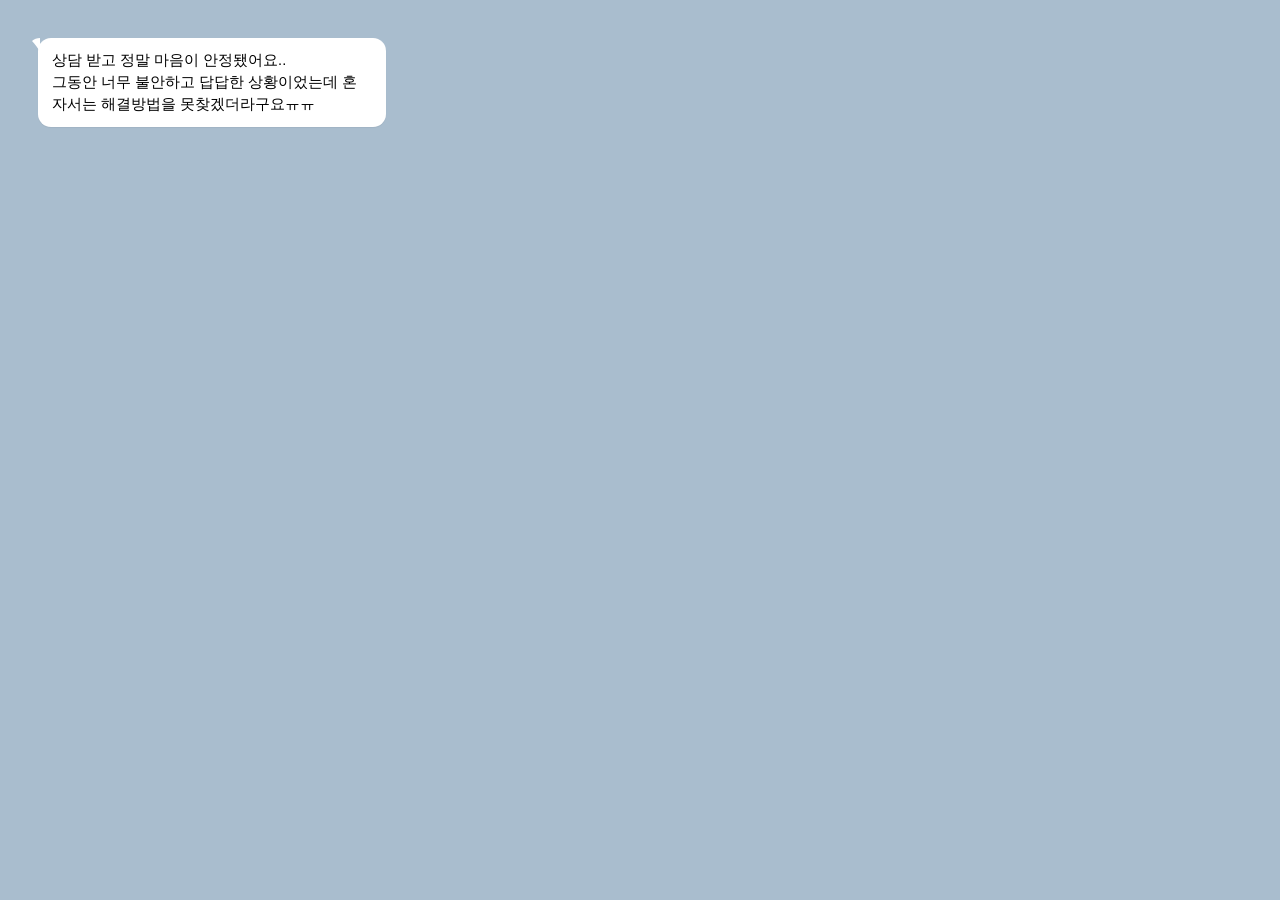
<file: test_kakao_exact_tail.html>
<!DOCTYPE html>
<html>
<head>
<meta charset="utf-8">
<style>
body { background: #a9bdce; padding: 30px; }
.bubble-box {
  position: relative;
  background: #ffffff;
  border-radius: 13px;
  padding: 12px 14px;
  width: 320px;
  font-family: -apple-system, sans-serif;
  font-size: 14.5px;
  line-height: 1.5;
  box-shadow: 0 1px 1px rgba(0,0,0,0.05);
}
.kakao-beak-svg {
  position: absolute;
  top: 0;
  left: -6.5px;
  width: 8px;
  height: 14px;
  display: block;
}
</style>
</head>
<body>
<div class="bubble-box">
  <svg class="kakao-beak-svg" viewBox="0 0 8 14">
    <!-- Path: Tip at (0, 3), valley curves to (8, 0), bottom curves to (7, 14) -->
    <path d="M 0,3 
             C 2,1 5,0 8,0 
             L 8,14 
             C 6,10 3,6 0,3 Z" fill="#ffffff"/>
  </svg>
  상담 받고 정말 마음이 안정됐어요..<br>
  그동안 너무 불안하고 답답한 상황이었는데 혼자서는 해결방법을 못찾겠더라구요ㅠㅠ
</div>
</body>
</html>
</file>
